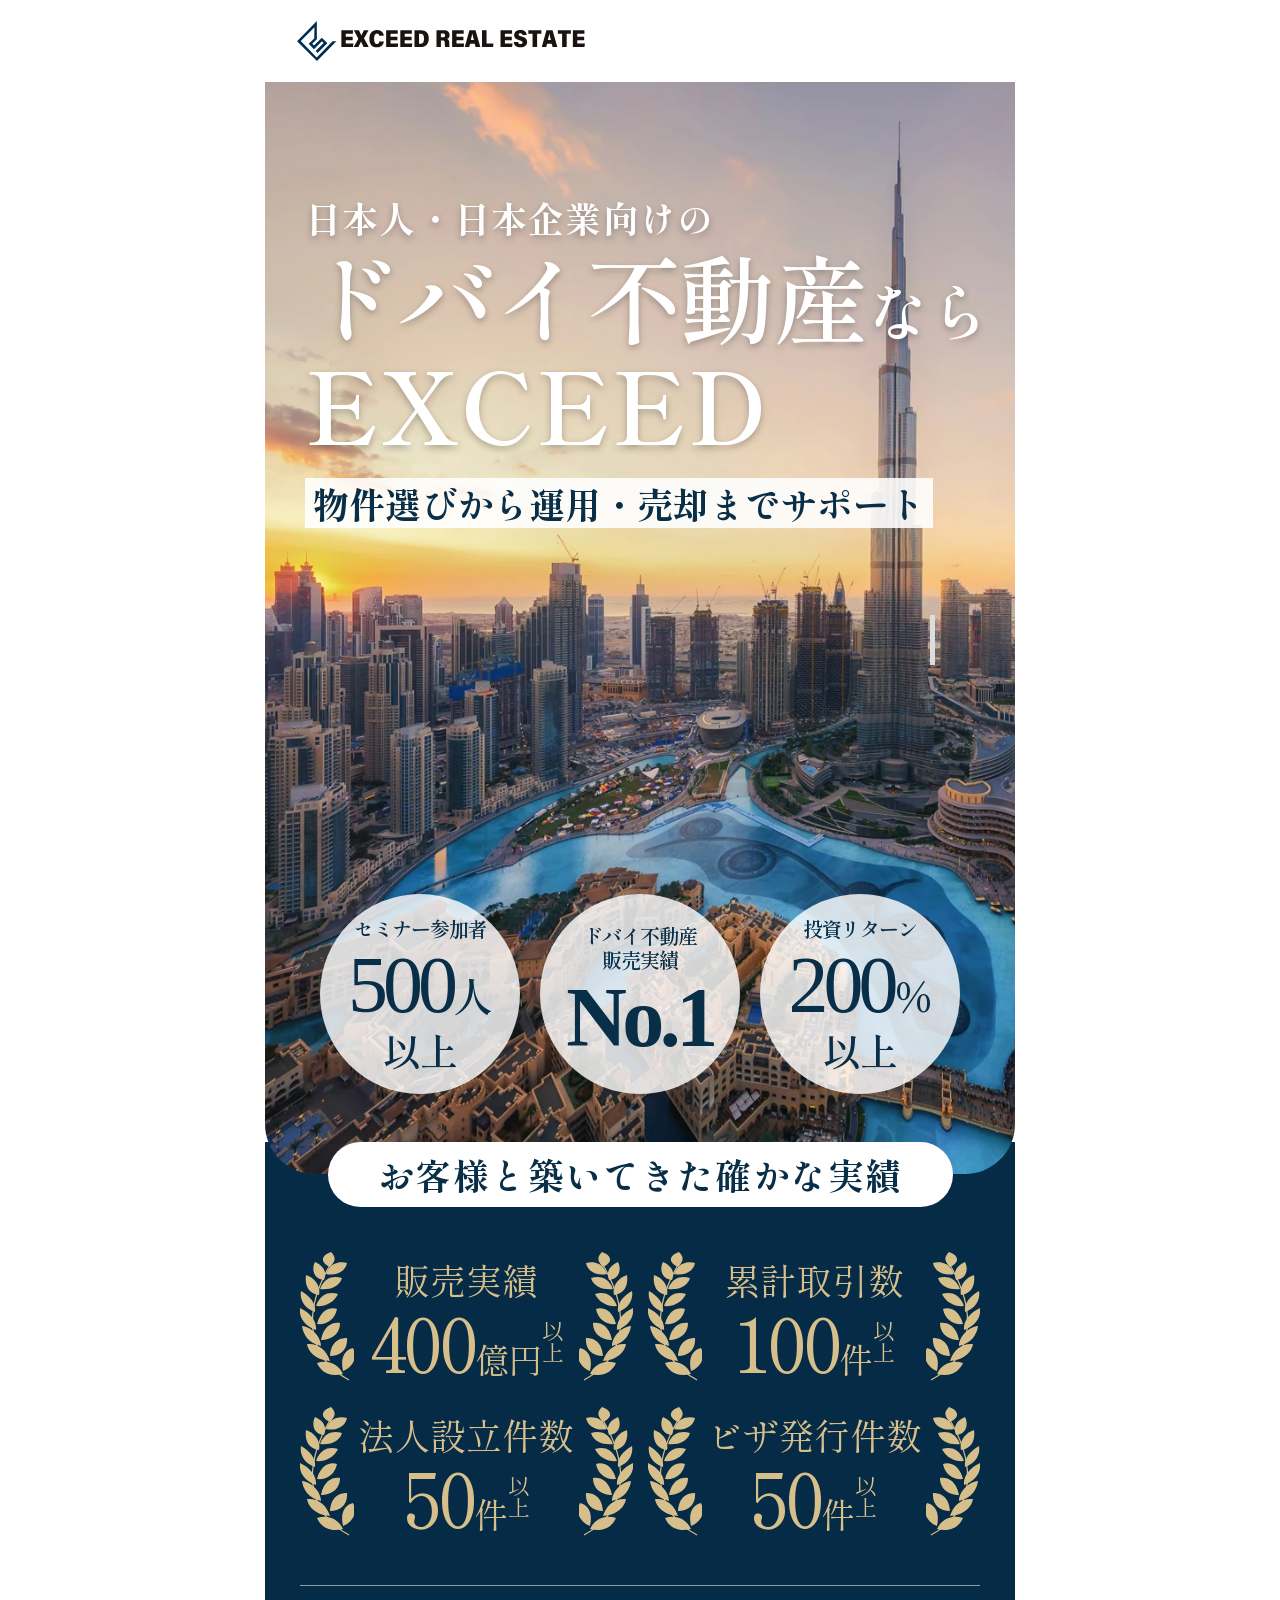
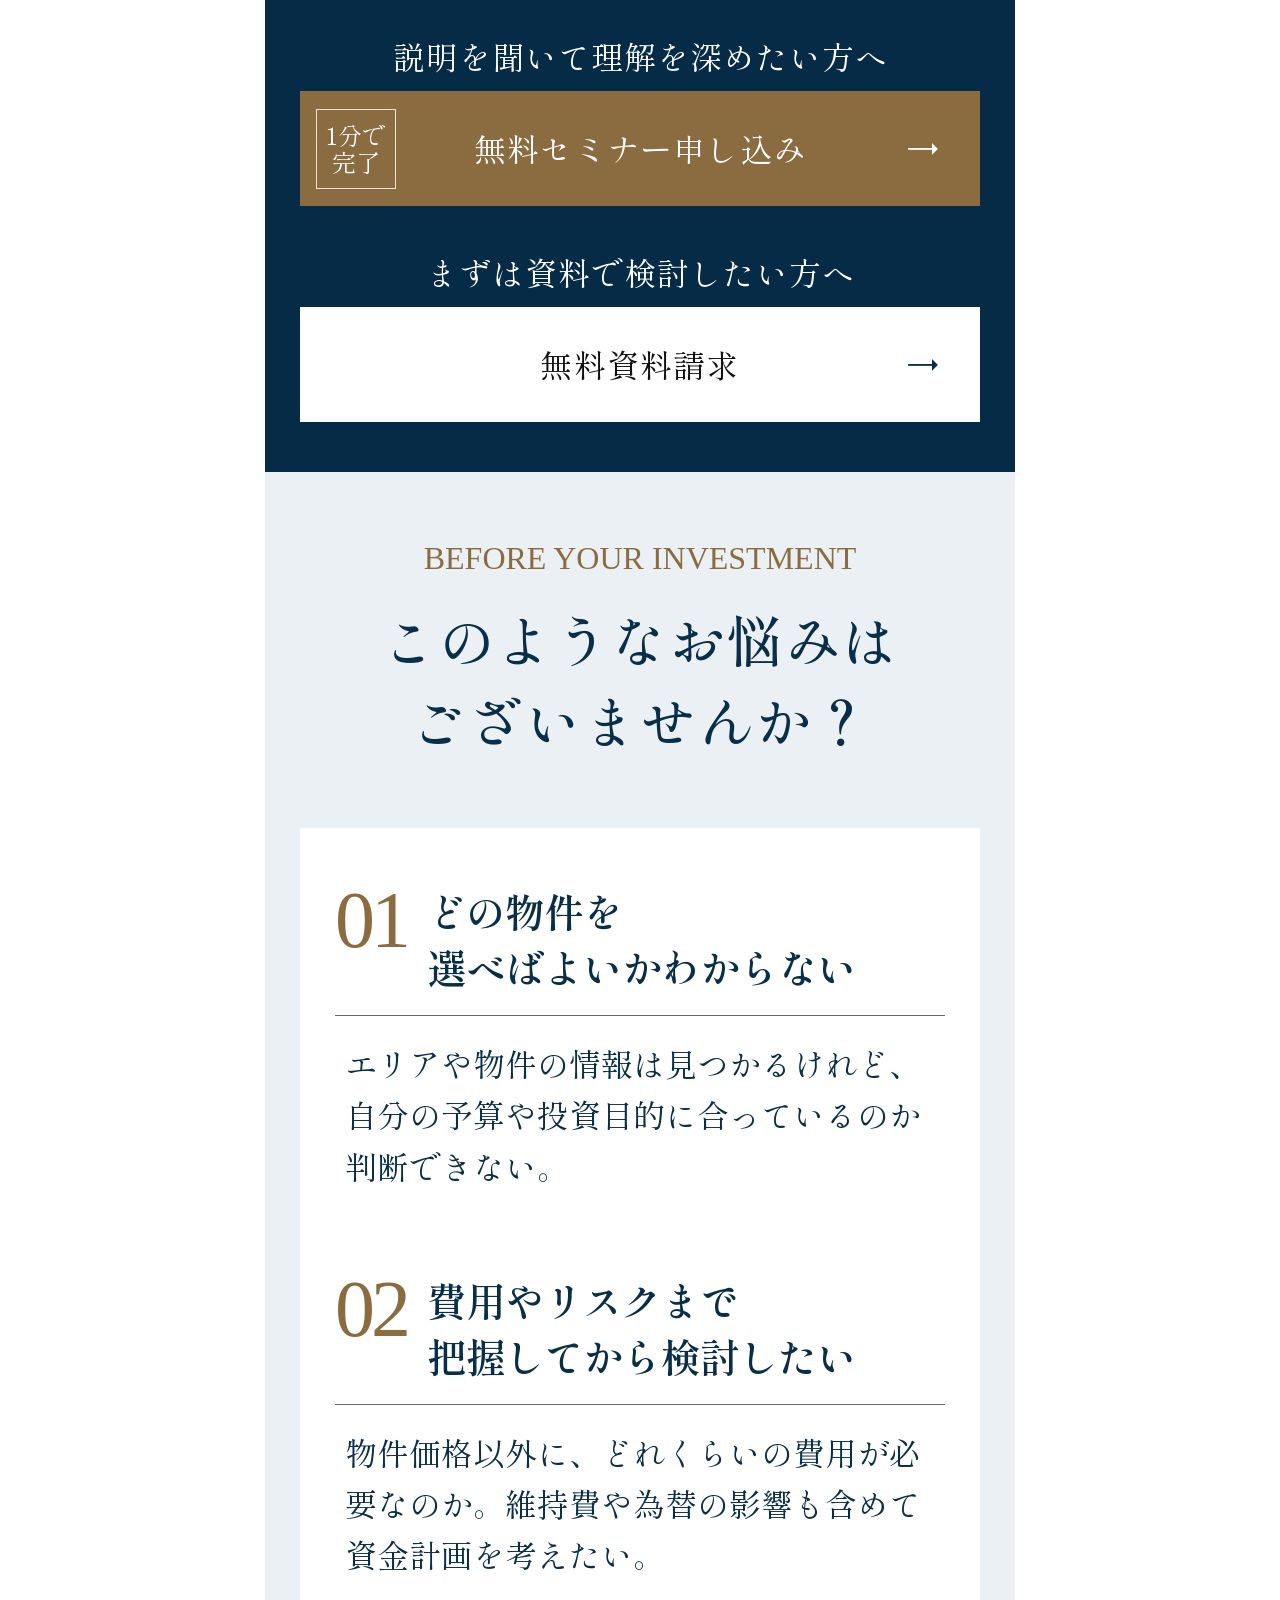
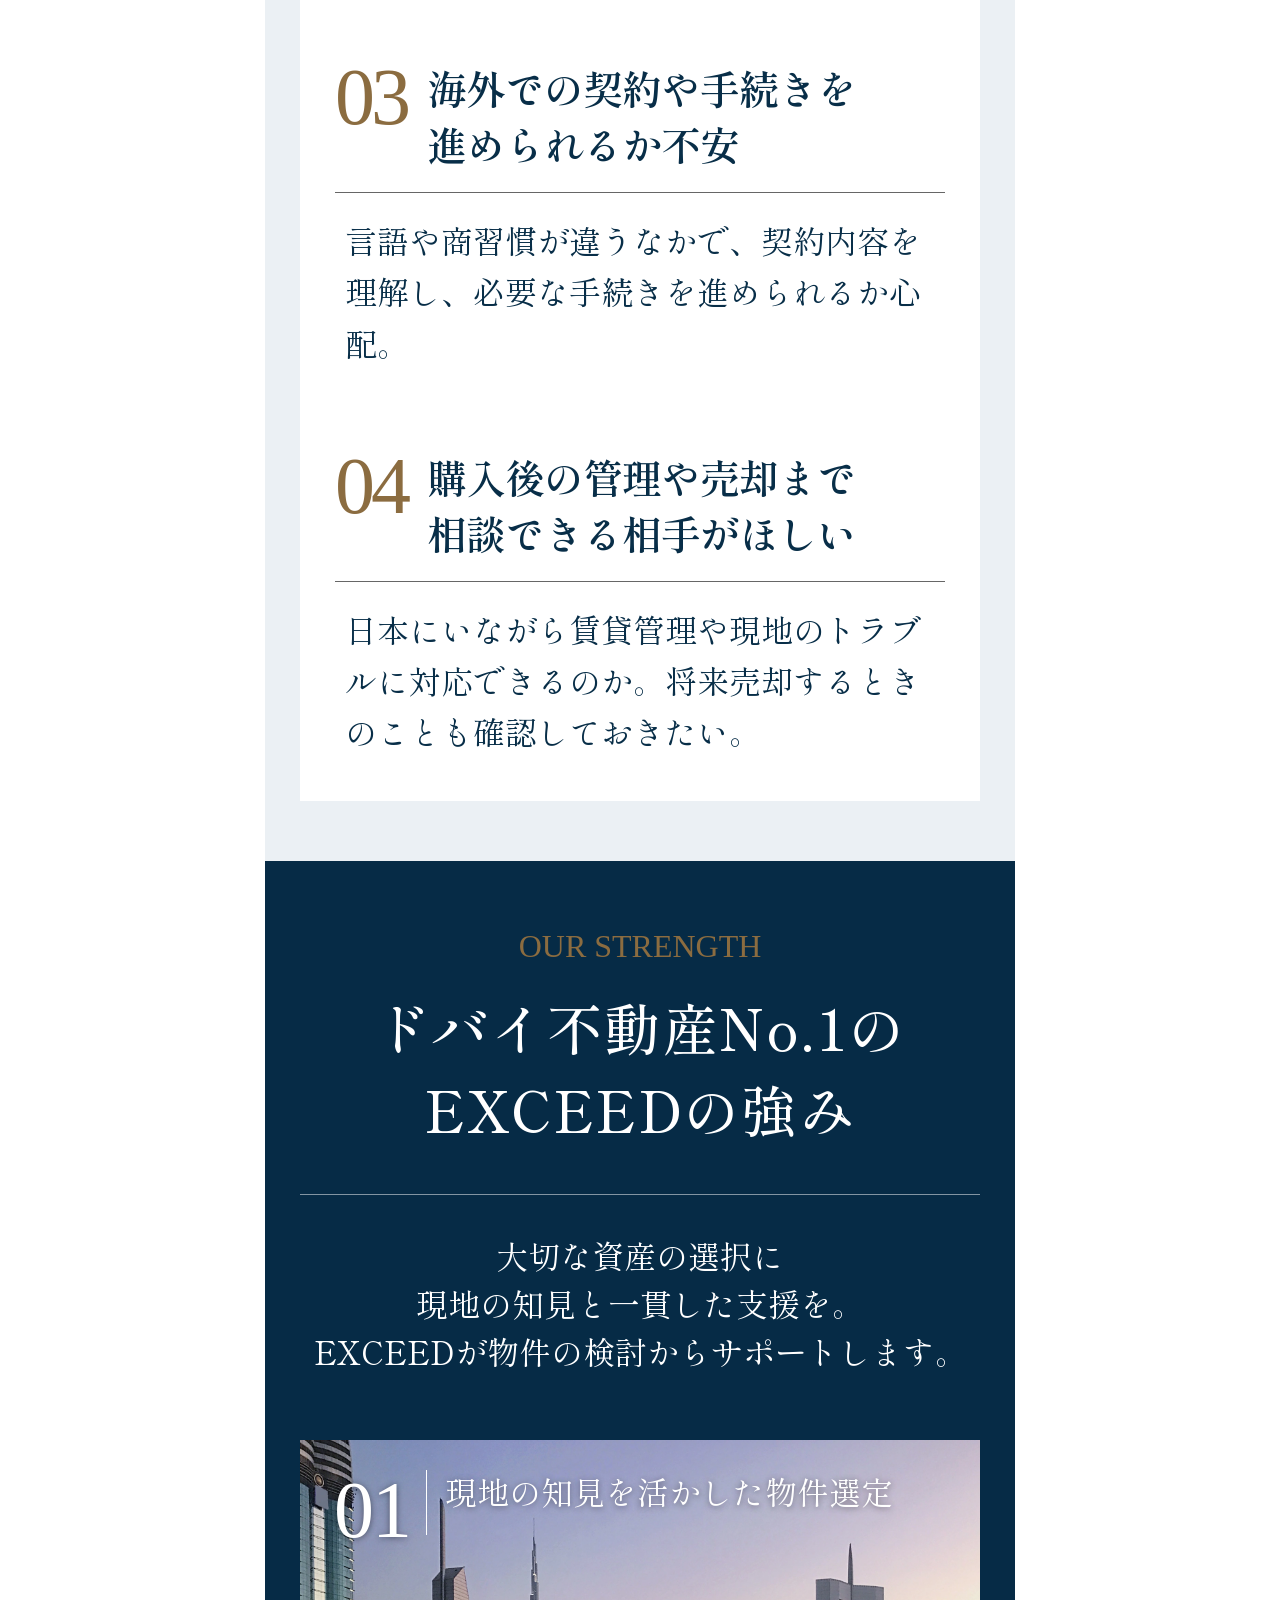
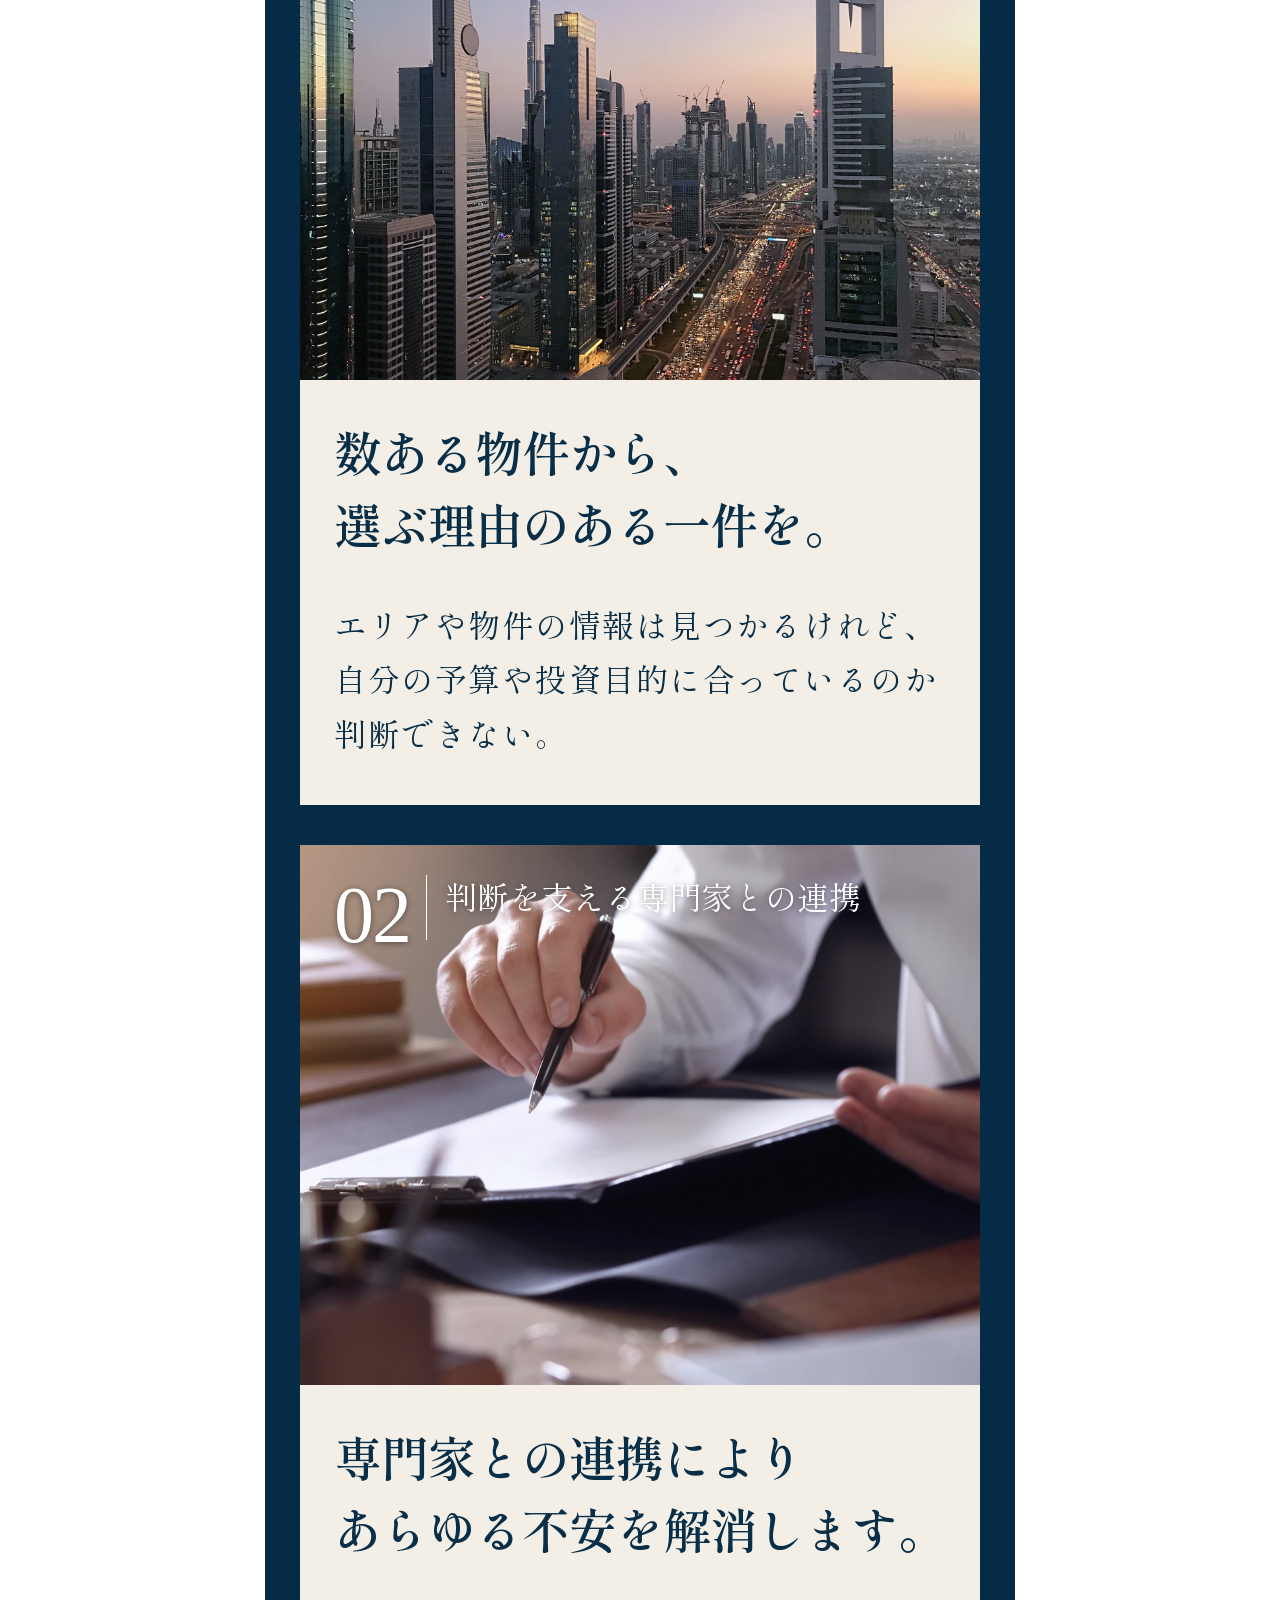
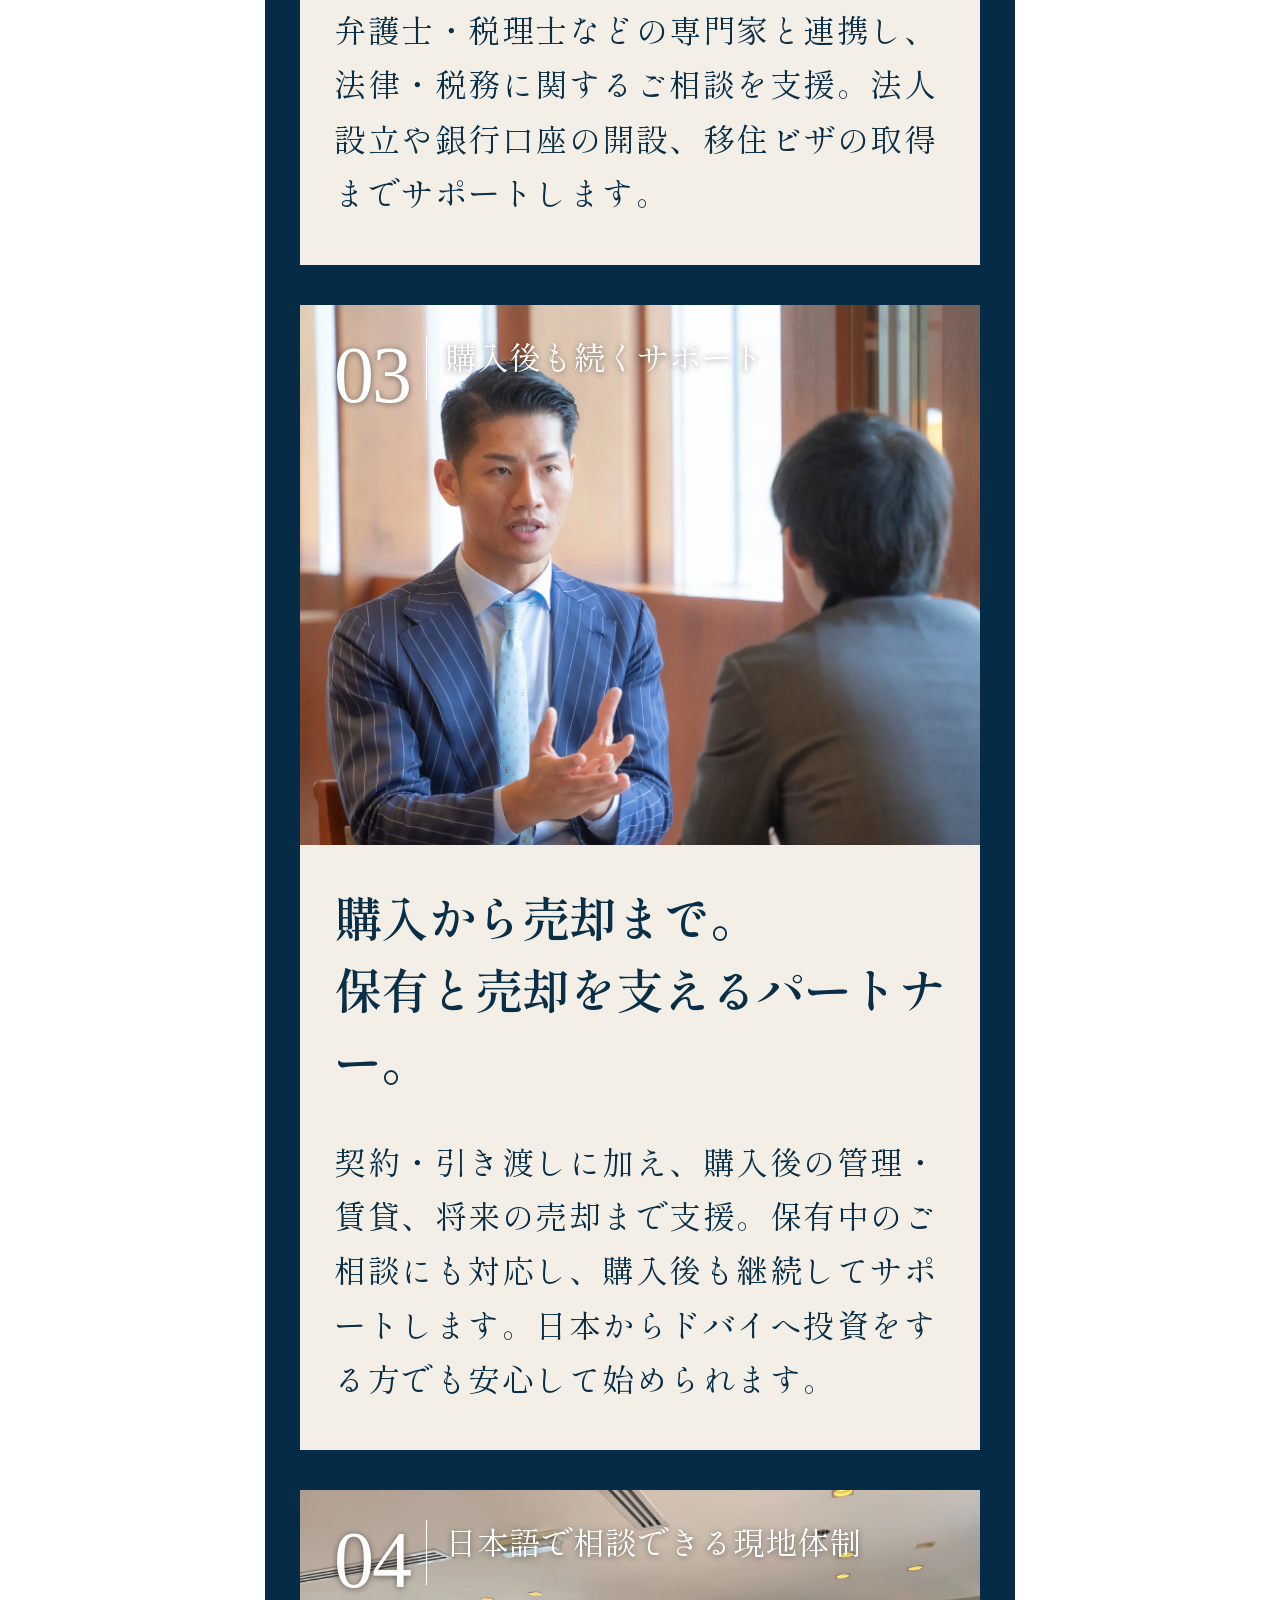
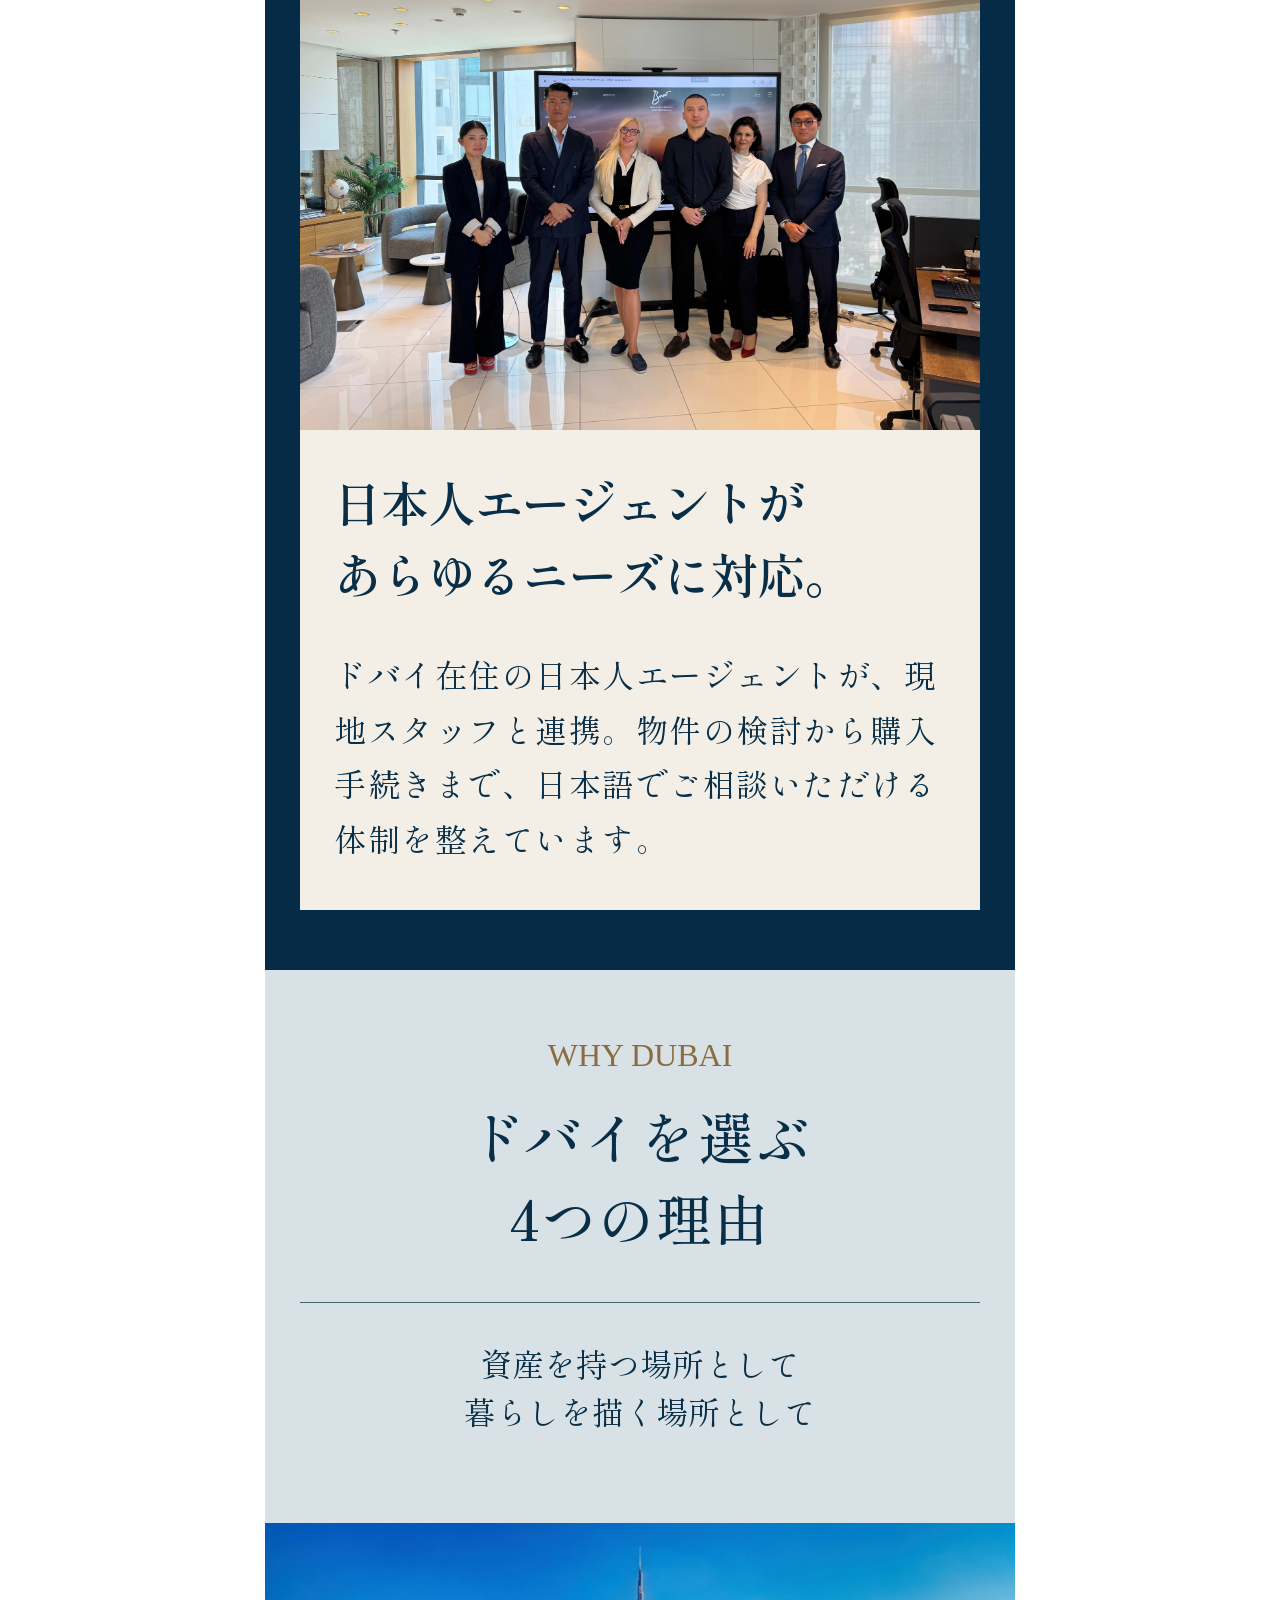
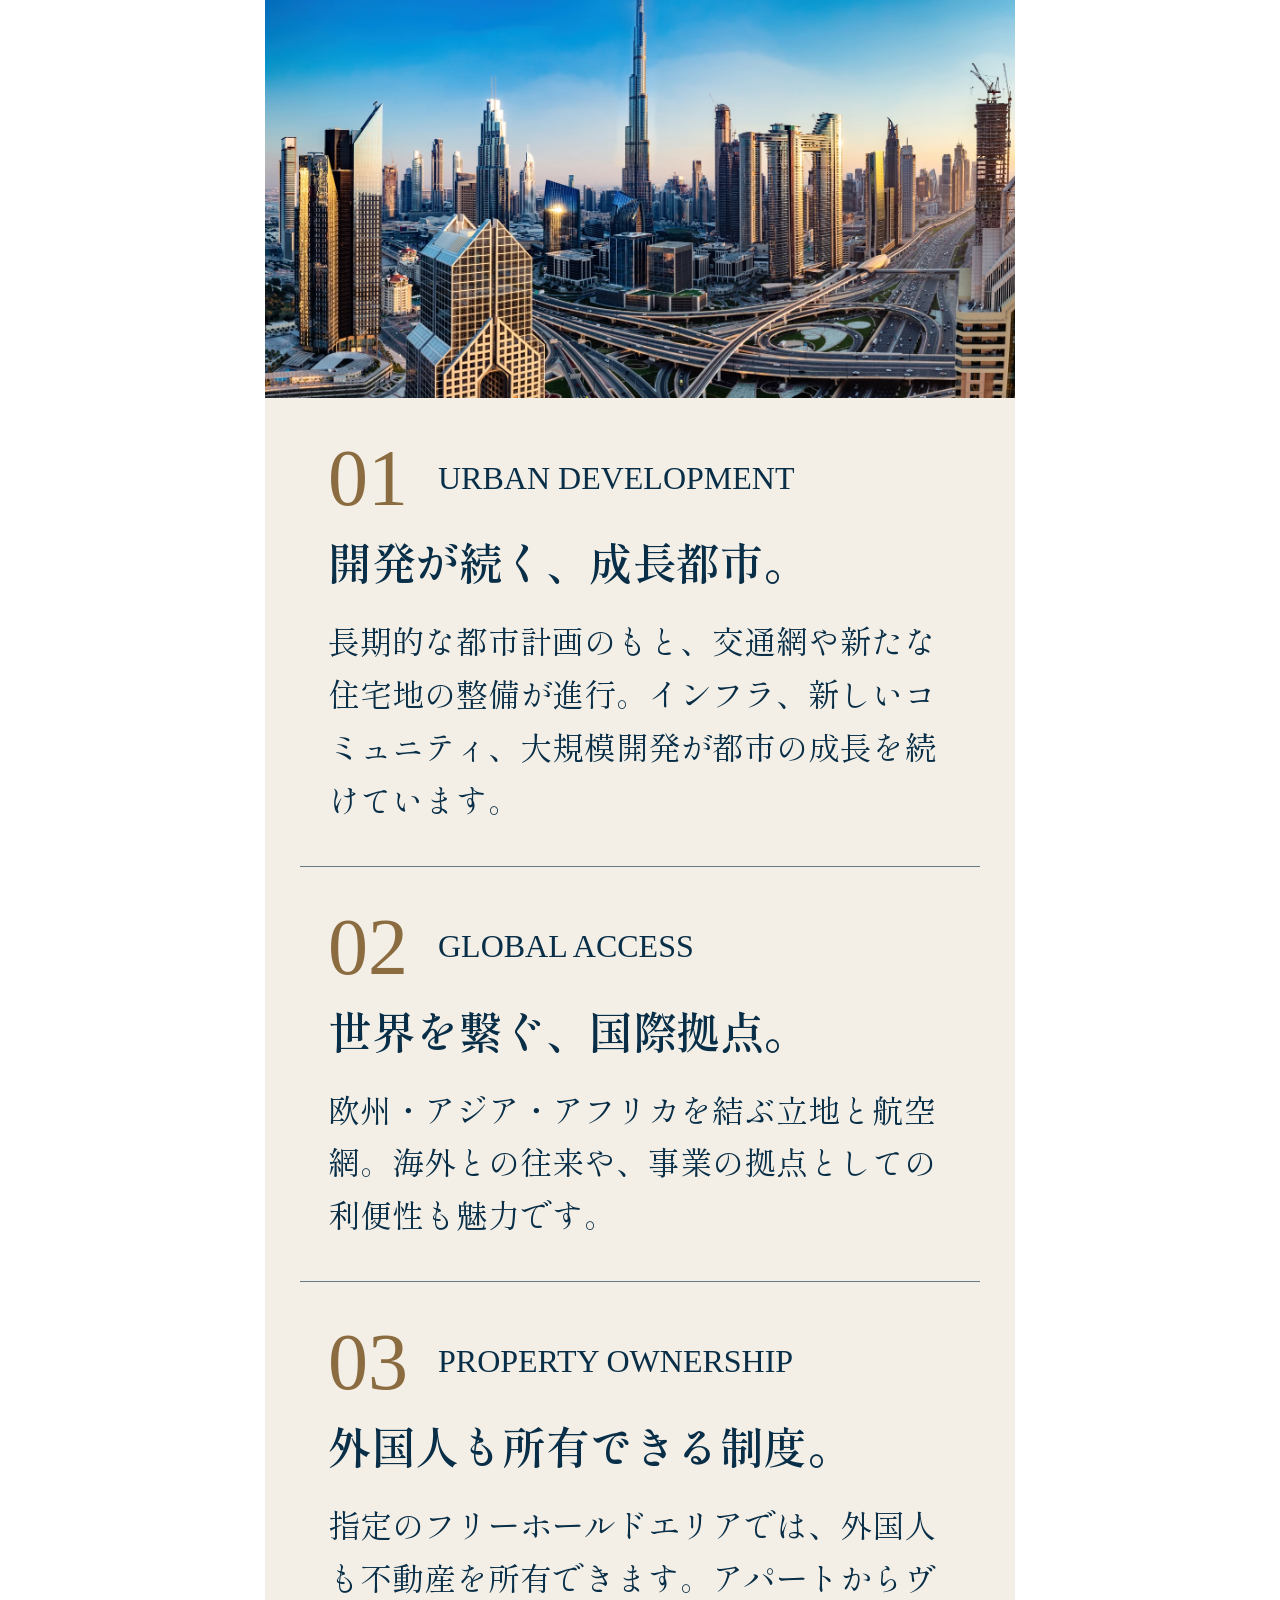
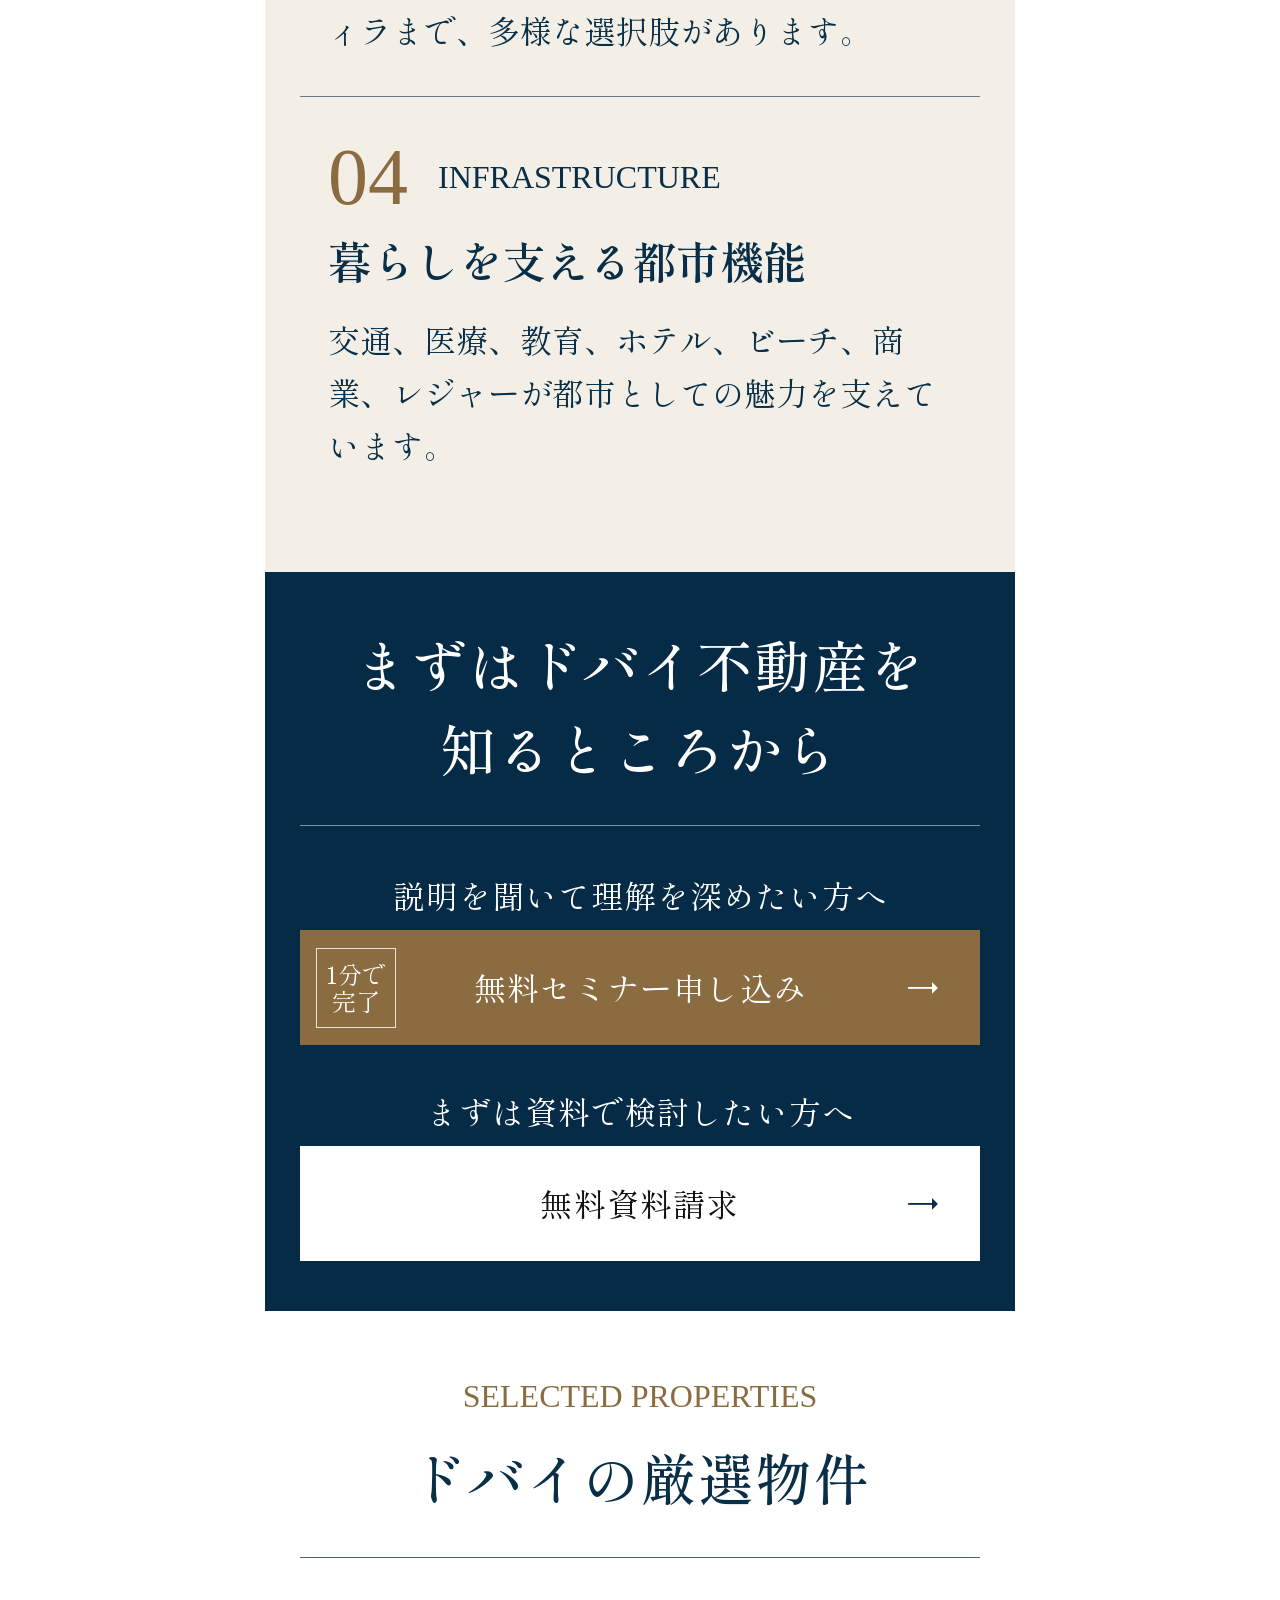
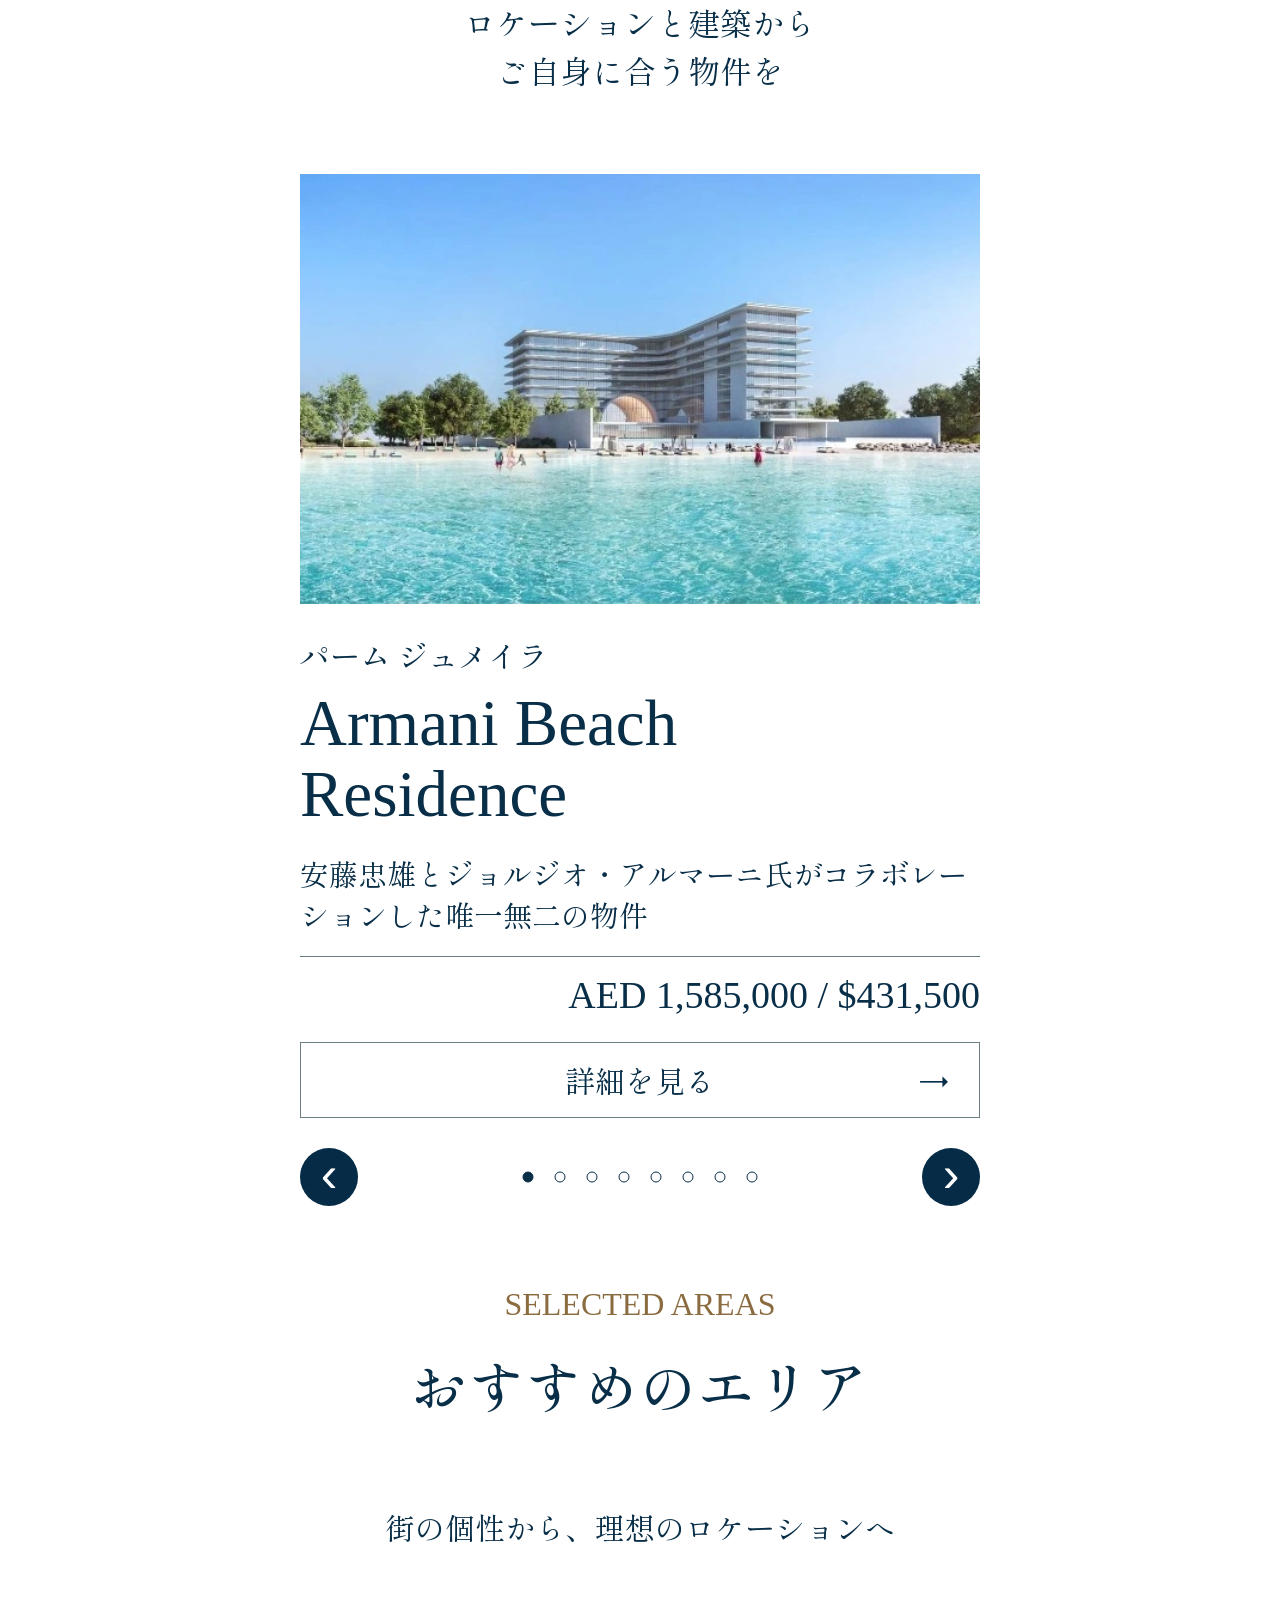
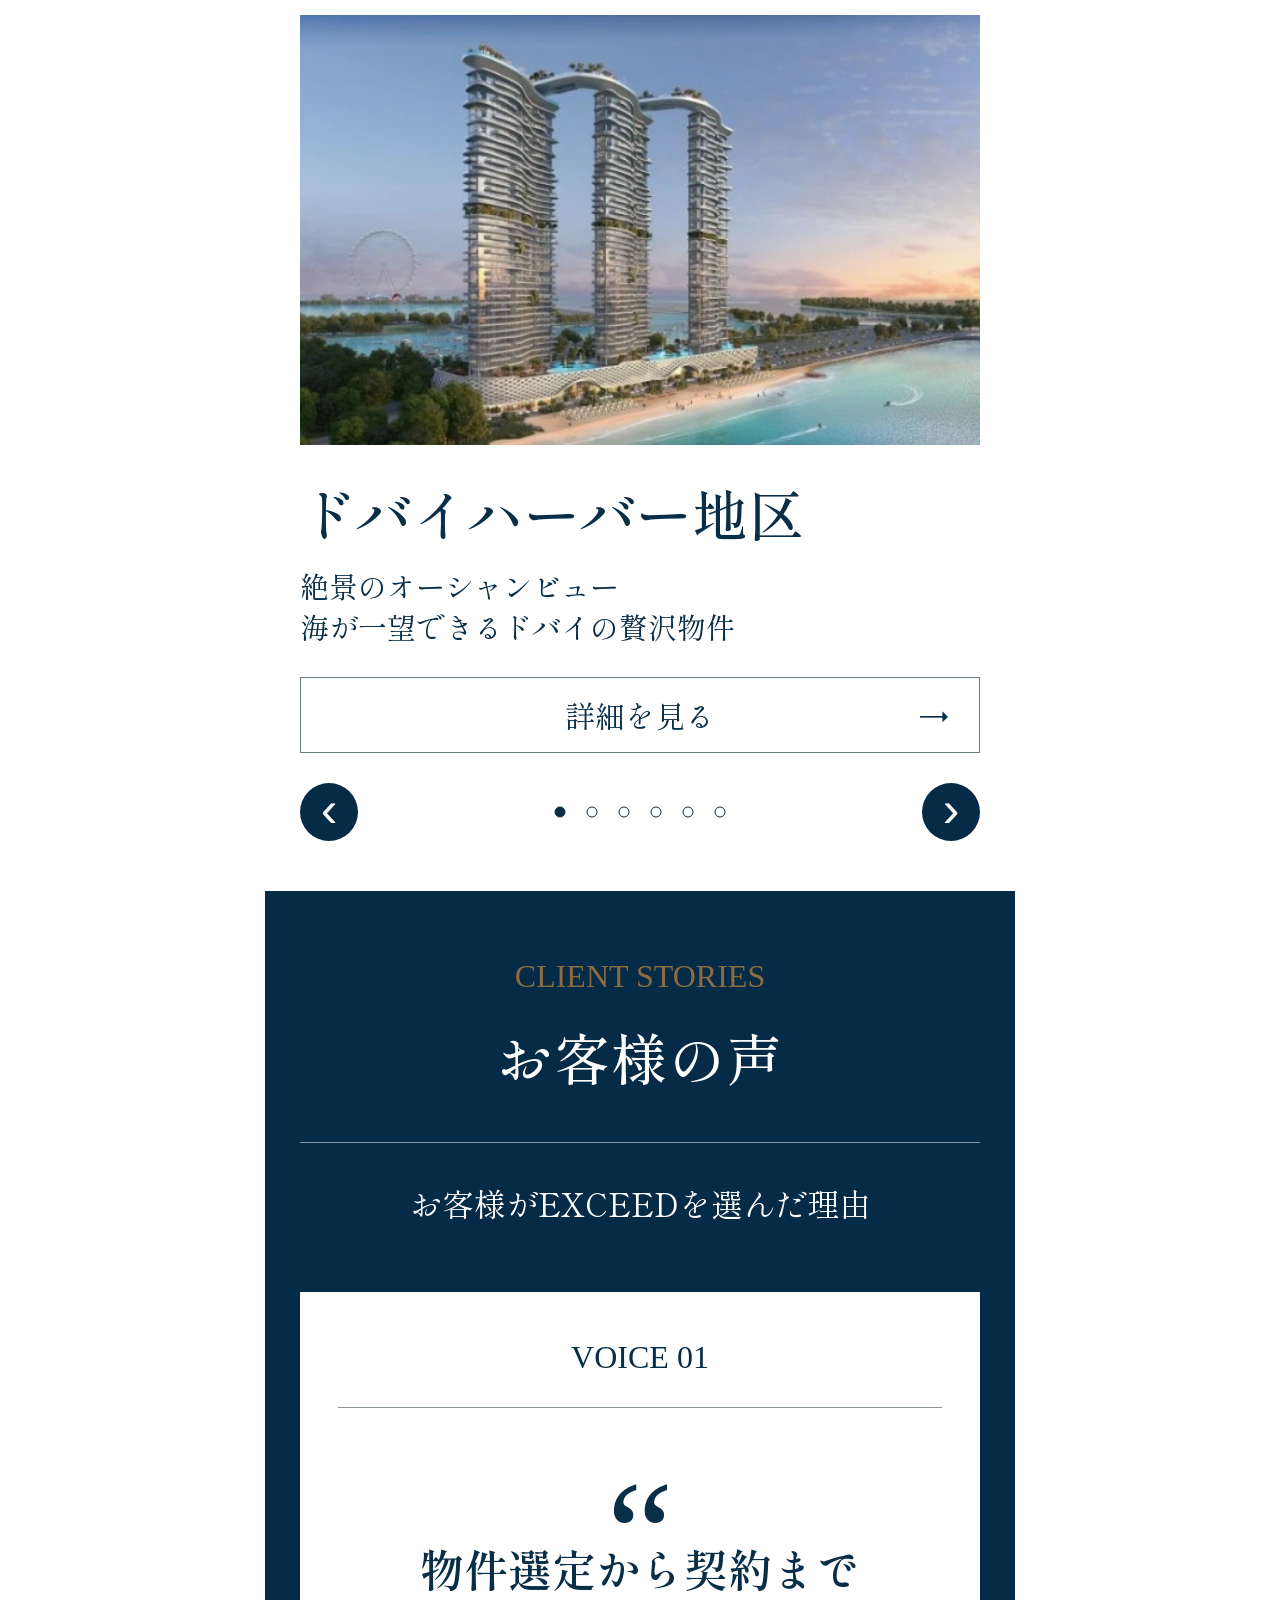
<file: references/figma/html-recreation/index.html>
<!doctype html><html lang="ja"><head><meta charset="utf-8"><meta name="viewport" content="width=device-width,initial-scale=1"><meta name="robots" content="noindex,nofollow"><title>EXCEED — Figma Design</title><meta name="description" content="EXCEED REAL ESTATE — 日本人・日本企業向けのドバイ不動産。"><link rel="stylesheet" href="style.css"><script defer src="app.js"></script></head><body><a class="skip-link" href="#main">本文へスキップ</a><div class="page" id="top"><header><img class="logo" src="assets/img_logo.svg" alt="EXCEED REAL ESTATE" loading="eager" decoding="async"></header><main id="main">
<section class="hero" style="--hero:url('assets/figma-3e6bb4a977223178.webp')"><div class="hero-copy"><p>日本人・日本企業向けの</p><h1><span>ドバイ不動産<small>なら</small></span><span>EXCEED</span></h1><h2>物件選びから運用・売却までサポート</h2></div><span class="hero-tick" aria-hidden="true"></span><div class="badges"><div><span>セミナー参加者</span><p><strong>500</strong>人</p><b>以上</b></div><div><span>ドバイ不動産<br>販売実績</span><p class="number-one">No.1</p></div><div><span>投資リターン</span><p><strong>200</strong>%</p><b>以上</b></div></div></section>
<section class="track-record"><h2>お客様と築いてきた確かな実績</h2><div class="stats"><div class="stat"><span>販売実績</span><p><strong>400</strong>億円<small>以<br>上</small></p></div><div class="stat"><span>累計取引数</span><p><strong>100</strong>件<small>以<br>上</small></p></div><div class="stat"><span>法人設立件数</span><p><strong>50</strong>件<small>以<br>上</small></p></div><div class="stat"><span>ビザ発行件数</span><p><strong>50</strong>件<small>以<br>上</small></p></div></div></section><section class="conversion">
    <div class="cta-option"><p>説明を聞いて理解を深めたい方へ</p><a class="button gold" href="https://exceed-realestate.jp/dubai-lp/index2.html"><span class="one-minute">1分で<br>完了</span><span>無料セミナー申し込み</span><span aria-hidden="true">→</span></a></div>
    <div class="cta-option"><p>まずは資料で検討したい方へ</p><a class="button white" href="https://exceed-realestate.jp/support/"><span>無料資料請求</span><span aria-hidden="true">→</span></a></div></section><section class="concerns"><div class="section-heading "><p class="eyebrow">BEFORE YOUR INVESTMENT</p><h2>このようなお悩みは<br>ございませんか？</h2></div><div class="concerns-panel"><article><div class="concern-title"><span>01</span><h3>どの物件を<br>選べばよいかわからない</h3></div><p>エリアや物件の情報は見つかるけれど、自分の予算や投資目的に合っているのか判断できない。</p></article><article><div class="concern-title"><span>02</span><h3>費用やリスクまで<br>把握してから検討したい</h3></div><p>物件価格以外に、どれくらいの費用が必要なのか。維持費や為替の影響も含めて資金計画を考えたい。</p></article><article><div class="concern-title"><span>03</span><h3>海外での契約や手続きを<br>進められるか不安</h3></div><p>言語や商習慣が違うなかで、契約内容を理解し、必要な手続きを進められるか心配。</p></article><article><div class="concern-title"><span>04</span><h3>購入後の管理や売却まで<br>相談できる相手がほしい</h3></div><p>日本にいながら賃貸管理や現地のトラブルに対応できるのか。将来売却するときのことも確認しておきたい。</p></article></div></section><section class="strengths"><div class="section-heading "><p class="eyebrow">OUR STRENGTH</p><h2>ドバイ不動産No.1の<br>EXCEEDの強み</h2><p class=section-intro>大切な資産の選択に<br>現地の知見と一貫した支援を。<br>EXCEEDが物件の検討からサポートします。</p></div><article class="strength"><div class="strength-photo"><img class="" src="assets/figma-91446c7848dcddd6.webp" alt="現地の知見を活かした物件選定" loading="lazy" decoding="async"><div class="strength-label"><strong>01</strong><span>現地の知見を活かした物件選定</span></div></div><div class="strength-copy"><h3>数ある物件から、<br>選ぶ理由のある一件を。</h3><p>エリアや物件の情報は見つかるけれど、自分の予算や投資目的に合っているのか判断できない。</p></div></article><article class="strength"><div class="strength-photo"><img class="" src="assets/figma-0c182b2baa2432ac.webp" alt="判断を支える専門家との連携" loading="lazy" decoding="async"><div class="strength-label"><strong>02</strong><span>判断を支える専門家との連携</span></div></div><div class="strength-copy"><h3>専門家との連携により<br>あらゆる不安を解消します。</h3><p>弁護士・税理士などの専門家と連携し、法律・税務に関するご相談を支援。法人設立や銀行口座の開設、移住ビザの取得までサポートします。</p></div></article><article class="strength"><div class="strength-photo"><img class="" src="assets/figma-9c92ca2af0229ec0.webp" alt="購入後も続くサポート" loading="lazy" decoding="async"><div class="strength-label"><strong>03</strong><span>購入後も続くサポート</span></div></div><div class="strength-copy"><h3>購入から売却まで。<br>保有と売却を支えるパートナー。</h3><p>契約・引き渡しに加え、購入後の管理・賃貸、将来の売却まで支援。保有中のご相談にも対応し、購入後も継続してサポートします。日本からドバイへ投資をする方でも安心して始められます。</p></div></article><article class="strength"><div class="strength-photo"><img class="" src="assets/figma-b6fc2ad85dff18dc.webp" alt="日本語で相談できる現地体制" loading="lazy" decoding="async"><div class="strength-label"><strong>04</strong><span>日本語で相談できる現地体制</span></div></div><div class="strength-copy"><h3>日本人エージェントが<br>あらゆるニーズに対応。</h3><p>ドバイ在住の日本人エージェントが、現地スタッフと連携。物件の検討から購入手続きまで、日本語でご相談いただける体制を整えています。</p></div></article></section><section class="why"><div class="section-heading "><p class="eyebrow">WHY DUBAI</p><h2>ドバイを選ぶ<br>4つの理由</h2><p class=section-intro>資産を持つ場所として<br>暮らしを描く場所として</p></div><img class="why-photo" src="assets/figma-67d1eb0e988bbc5a.webp" alt="ドバイの街並み" loading="lazy" decoding="async"><div class="reasons"><article><div class="reason-label"><strong>01</strong><span>URBAN DEVELOPMENT</span></div><h3>開発が続く、成長都市。</h3><p>長期的な都市計画のもと、交通網や新たな住宅地の整備が進行。インフラ、新しいコミュニティ、大規模開発が都市の成長を続けています。</p></article><article><div class="reason-label"><strong>02</strong><span>GLOBAL ACCESS</span></div><h3>世界を繋ぐ、国際拠点。</h3><p>欧州・アジア・アフリカを結ぶ立地と航空網。海外との往来や、事業の拠点としての利便性も魅力です。</p></article><article><div class="reason-label"><strong>03</strong><span>PROPERTY OWNERSHIP</span></div><h3>外国人も所有できる制度。</h3><p>指定のフリーホールドエリアでは、外国人も不動産を所有できます。アパートからヴィラまで、多様な選択肢があります。</p></article><article><div class="reason-label"><strong>04</strong><span>INFRASTRUCTURE</span></div><h3>暮らしを支える都市機能</h3><p>交通、医療、教育、ホテル、ビーチ、商業、レジャーが都市としての魅力を支えています。</p></article></div></section><section class="conversion"><h2>まずはドバイ不動産を<br>知るところから</h2>
    <div class="cta-option"><p>説明を聞いて理解を深めたい方へ</p><a class="button gold" href="https://exceed-realestate.jp/dubai-lp/index2.html"><span class="one-minute">1分で<br>完了</span><span>無料セミナー申し込み</span><span aria-hidden="true">→</span></a></div>
    <div class="cta-option"><p>まずは資料で検討したい方へ</p><a class="button white" href="https://exceed-realestate.jp/support/"><span>無料資料請求</span><span aria-hidden="true">→</span></a></div></section><section class="selected"><div class="properties carousel" tabindex="0" aria-label="おすすめ物件"><div class="section-heading "><p class="eyebrow">SELECTED PROPERTIES</p><h2>ドバイの厳選物件</h2><p class=section-intro>ロケーションと建築から<br>ご自身に合う物件を</p></div><article class="slide" role="group" aria-roledescription="スライド" aria-label="1 / 8" ><img class="listing-photo" src="assets/figma-aff693d82a0dccce.webp" alt="Armani Beach Residence" loading="lazy" decoding="async"><p class="location">パーム ジュメイラ</p><h3 class="property-name">Armani Beach Residence</h3><p class="listing-copy">安藤忠雄とジョルジオ・アルマーニ氏がコラボレーションした唯一無二の物件</p><p class="price">AED 1,585,000 / $431,500</p><a class="detail-link" href="https://exceed-realestate.jp/search/ja/property/1308/">詳細を見る<span aria-hidden="true">→</span></a></article><article class="slide" role="group" aria-roledescription="スライド" aria-label="2 / 8" hidden><img class="listing-photo" src="assets/img_sec05_recommended02.webp" alt="Mercedes-Benz Places by
                                                        Binghatti" loading="lazy" decoding="async"><p class="location">ダウンタウン ドバイ</p><h3 class="property-name">Mercedes-Benz Places by
                                                        Binghatti</h3><p class="listing-copy">ダウンタウンにそびえ立つメルセデスベンツタワー</p><p class="price">AED 699,379 / $190,400</p><a class="detail-link" href="https://exceed-realestate.jp/search/ja/property/2897/">詳細を見る<span aria-hidden="true">→</span></a></article><article class="slide" role="group" aria-roledescription="スライド" aria-label="3 / 8" hidden><img class="listing-photo" src="assets/img_sec05_recommended03.webp" alt="Nikki Beach Residences" loading="lazy" decoding="async"><p class="location">ミナ アル アラブ、ラアス アル ハイマ</p><h3 class="property-name">Nikki Beach Residences</h3><p class="listing-copy">カジノ開発エリアに建つ大規模リゾートアパートメント</p><p class="price">AED 699,379 / $190,400</p><a class="detail-link" href="https://exceed-realestate.jp/search/ja/property/2121/">詳細を見る<span aria-hidden="true">→</span></a></article><article class="slide" role="group" aria-roledescription="スライド" aria-label="4 / 8" hidden><img class="listing-photo" src="assets/img_sec05_recommended04.webp" alt="Creek Vista Heights" loading="lazy" decoding="async"><p class="location">ショーバ ハートランド</p><h3 class="property-name">Creek Vista Heights</h3><p class="listing-copy">大人気の総合開発ハートランドエリアに新たなツインタワー</p><p class="price">AED 699,379 / $190,400</p><a class="detail-link" href="https://exceed-realestate.jp/search/ja/property/1219/">詳細を見る<span aria-hidden="true">→</span></a></article><article class="slide" role="group" aria-roledescription="スライド" aria-label="5 / 8" hidden><img class="listing-photo" src="assets/img_sec05_recommended05.webp" alt="LIV Waterside" loading="lazy" decoding="async"><p class="location">Dubai Marina</p><h3 class="property-name">LIV Waterside</h3><p class="listing-copy">ドバイマリーナに25年完成予定のプライベートコミュニティ</p><p class="price">AED 699,379 / $190,400</p><a class="detail-link" href="https://exceed-realestate.jp/search/ja/property/3455/">詳細を見る<span aria-hidden="true">→</span></a></article><article class="slide" role="group" aria-roledescription="スライド" aria-label="6 / 8" hidden><img class="listing-photo" src="assets/img_sec05_recommended06.webp" alt="Damac Lagoons Views" loading="lazy" decoding="async"><p class="location">Damac Lagoons</p><h3 class="property-name">Damac Lagoons Views</h3><p class="listing-copy">リゾートエリアに建つラグーンを囲む低層アパートメント</p><p class="price">AED 699,379 / $190,400</p><a class="detail-link" href="https://exceed-realestate.jp/search/ja/property/3437/">詳細を見る<span aria-hidden="true">→</span></a></article><article class="slide" role="group" aria-roledescription="スライド" aria-label="7 / 8" hidden><img class="listing-photo" src="assets/img_sec05_recommended07.webp" alt="Aeternitas" loading="lazy" decoding="async"><p class="location">Dubai Marina</p><h3 class="property-name">Aeternitas</h3><p class="listing-copy">「世界一の時計台」フランクミュラータワー物件</p><p class="price">AED 699,379 / $190,400</p><a class="detail-link" href="https://exceed-realestate.jp/search/ja/property/3370/">詳細を見る<span aria-hidden="true">→</span></a></article><article class="slide" role="group" aria-roledescription="スライド" aria-label="8 / 8" hidden><img class="listing-photo" src="assets/img_sec05_recommended08.webp" alt="Oria" loading="lazy" decoding="async"><p class="location">Dubai Creek Harbour</p><h3 class="property-name">Oria</h3><p class="listing-copy">メトロ新駅から徒歩で5分のアパートメント</p><p class="price">AED 699,379 / $190,400</p><a class="detail-link" href="https://exceed-realestate.jp/search/ja/property/3289/">詳細を見る<span aria-hidden="true">→</span></a></article><div class="carousel-controls"><button class=arrow data-step=-1 aria-label=前へ>‹</button><div class="dots"><button class="dot active" data-slide="0" aria-label="物件 1" aria-current="true"></button><button class="dot " data-slide="1" aria-label="物件 2" aria-current="false"></button><button class="dot " data-slide="2" aria-label="物件 3" aria-current="false"></button><button class="dot " data-slide="3" aria-label="物件 4" aria-current="false"></button><button class="dot " data-slide="4" aria-label="物件 5" aria-current="false"></button><button class="dot " data-slide="5" aria-label="物件 6" aria-current="false"></button><button class="dot " data-slide="6" aria-label="物件 7" aria-current="false"></button><button class="dot " data-slide="7" aria-label="物件 8" aria-current="false"></button></div><button class=arrow data-step=1 aria-label=次へ>›</button></div></div><div class="areas carousel" tabindex="0" aria-label="おすすめのエリア"><div class="section-heading no-rule"><p class="eyebrow">SELECTED AREAS</p><h2>おすすめのエリア</h2><p class=section-intro>街の個性から、理想のロケーションへ</p></div><article class="slide" role="group" aria-roledescription="スライド" aria-label="1 / 6" ><img class="listing-photo" src="assets/figma-4f84cb2940830fb5.webp" alt="ドバイハーバー地区" loading="lazy" decoding="async"><h3 class="area-name">ドバイハーバー地区</h3><p class="listing-copy">絶景のオーシャンビュー<br>海が一望できるドバイの贅沢物件</p><a class="detail-link" href="https://exceed-realestate.jp/search/ja/?location=74">詳細を見る<span aria-hidden="true">→</span></a></article><article class="slide" role="group" aria-roledescription="スライド" aria-label="2 / 6" hidden><img class="listing-photo" src="assets/img_sec05_area01.webp" alt="ビジネスベイ地区" loading="lazy" decoding="async"><h3 class="area-name">ビジネスベイ地区</h3><p class="listing-copy">ドバイ中心部の一等地！贅沢な暮らしを叶える優雅な暮らし</p><a class="detail-link" href="https://exceed-realestate.jp/search/ja/?location=60">詳細を見る<span aria-hidden="true">→</span></a></article><article class="slide" role="group" aria-roledescription="スライド" aria-label="3 / 6" hidden><img class="listing-photo" src="assets/img_sec05_area02.webp" alt="クリークハーバー地区" loading="lazy" decoding="async"><h3 class="area-name">クリークハーバー地区</h3><p class="listing-copy">最新注目エリア！ 穏やかなスカイラインがあなたの日常を輝かせる</p><a class="detail-link" href="https://exceed-realestate.jp/search/ja/?location=70">詳細を見る<span aria-hidden="true">→</span></a></article><article class="slide" role="group" aria-roledescription="スライド" aria-label="4 / 6" hidden><img class="listing-photo" src="assets/img_sec05_area04.webp" alt="ジュメイラヴィレッジサークル地区" loading="lazy" decoding="async"><h3 class="area-name">ジュメイラヴィレッジサークル地区</h3><p class="listing-copy">閑静な住宅街で人気高騰！注目の投資物件も急増中</p><a class="detail-link" href="https://exceed-realestate.jp/search/ja/?location=103">詳細を見る<span aria-hidden="true">→</span></a></article><article class="slide" role="group" aria-roledescription="スライド" aria-label="5 / 6" hidden><img class="listing-photo" src="assets/img_sec05_area05.webp" alt="パーム地区" loading="lazy" decoding="async"><h3 class="area-name">パーム地区</h3><p class="listing-copy">上品なリゾートライフを実現！海を望むドバイの贅沢物件がここに</p><a class="detail-link" href="https://exceed-realestate.jp/search/ja/?location=121">詳細を見る<span aria-hidden="true">→</span></a></article><article class="slide" role="group" aria-roledescription="スライド" aria-label="6 / 6" hidden><img class="listing-photo" src="assets/img_sec05_area06.webp" alt="ダウンタウン地区" loading="lazy" decoding="async"><h3 class="area-name">ダウンタウン地区</h3><p class="listing-copy">ブルジュハリファを眺める絶景エリアでシティライフを満喫！</p><a class="detail-link" href="https://exceed-realestate.jp/search/ja/?location=69">詳細を見る<span aria-hidden="true">→</span></a></article><div class="carousel-controls"><button class=arrow data-step=-1 aria-label=前へ>‹</button><div class="dots"><button class="dot active" data-slide="0" aria-label="エリア 1" aria-current="true"></button><button class="dot " data-slide="1" aria-label="エリア 2" aria-current="false"></button><button class="dot " data-slide="2" aria-label="エリア 3" aria-current="false"></button><button class="dot " data-slide="3" aria-label="エリア 4" aria-current="false"></button><button class="dot " data-slide="4" aria-label="エリア 5" aria-current="false"></button><button class="dot " data-slide="5" aria-label="エリア 6" aria-current="false"></button></div><button class=arrow data-step=1 aria-label=次へ>›</button></div></div></section><section class="stories carousel" tabindex="0" aria-label="お客様の声"><div class="section-heading "><p class="eyebrow">CLIENT STORIES</p><h2>お客様の声</h2><p class=section-intro>お客様がEXCEEDを選んだ理由</p></div><article class="slide" role="group" aria-roledescription="スライド" aria-label="1 / 2" ><div class="voice-card"><div class="voice-label">VOICE 01</div><div class="quote-mark" aria-hidden="true">“</div><blockquote>物件選定から契約まで<br/>全てワンストップで任せられる！</blockquote><img class="client-photo" src="assets/img_sec02_person01.webp" alt="お客様" loading="lazy" decoding="async"><p class="voice-copy">ドバイには以前から興味を持っていましたが、情報が少なく困っていました。<br/>ドバイ不動産専門と聞き、<br/>まずはEXCEEDさんのセミナーへ参加。<br/>セミナー後、代表の嶋田社長とも面談。<br/>EXCEEDさんの「ドバイの不動産に特化」「日本人スタッフでサポート」<br/>「物件選定から契約までワンストップで支援」に惹かれ、<br/>ドバイへの投資を決めました。</p><h4 class="purchased"><span>購入物件</span></h4><img class="purchased-photo" src="assets/figma-6e1e3079209f9740.webp" alt="ウェーブグランデ" loading="lazy" decoding="async"><h3 class="purchased-name">ウェーブグランデ</h3><p class="property-spec">ソバ ハートランド 1LDK(66平米)</p><table><tr><th>購入金額</th><td>49,200,000円</td></tr><tr><th>購入時期</th><td>2022年1月</td></tr><tr><th>支払金額</th><td>30,750,000円(購入金額の62.5%)</td></tr><tr><th>売却時期</th><td>2024年1月</td></tr><tr><th>利益</th><td>1200万以上 (ROE 41.62%)</td></tr></table></div></article><article class="slide" role="group" aria-roledescription="スライド" aria-label="2 / 2" hidden><div class="voice-card"><div class="voice-label">VOICE 02</div><div class="quote-mark" aria-hidden="true">“</div><blockquote>ドバイ不動産セミナーに参加し、<br/>不安がなくなりました</blockquote><img class="client-photo" src="assets/img_sec02_person02.webp" alt="お客様" loading="lazy" decoding="async"><p class="voice-copy">海外の不動産投資は、興味を持っていましたが、何から始めるべきかわかりませんでした。<br/>知人の紹介で、EXCEEDさんの<br/>ドバイ不動産への投資セミナーに参加。<br/>説明が分かりやすく、またドバイの将来性をとても感じ、<br/>投資することにしました。<br/>投資後、資産価値が順調に値上がりし、<br/>安心しています。</p><h4 class="purchased"><span>購入物件</span></h4><img class="purchased-photo" src="assets/figma-140b112026379637.webp" alt="ダマックラグーンサントリーニ" loading="lazy" decoding="async"><h3 class="purchased-name">ダマックラグーンサントリーニ</h3><p class="property-spec">ダマックラグーン 4LDK(203平米)</p><table><tr><th>購入金額</th><td>102,400,000円</td></tr><tr><th>購入時期</th><td>2022年1月</td></tr><tr><th>支払金額</th><td>40,960,000円(購入金額の40%)</td></tr><tr><th>売却時期</th><td>2023年11月</td></tr><tr><th>利益</th><td>2500万円以上 (ROE 61.1%)</td></tr></table></div></article><div class="carousel-controls"><div class="dots"><button class="dot active" data-slide="0" aria-label="お客様の声 1" aria-current="true"></button><button class="dot " data-slide="1" aria-label="お客様の声 2" aria-current="false"></button></div></div></section><section class="ceo"><div class="section-heading "><p class="eyebrow">CEO MESSAGE</p><h2>代表メッセージ</h2></div><img class="ceo-photo" src="assets/figma-aa83a2af5b30be72.webp" alt="嶋田輝雄" loading="lazy" decoding="async"><div class="ceo-copy"><h3>お客様と共存共栄の<br>会社を創る</h3><p>平素より格別なるご高配をいただきまして、誠にありがとうございます。<br>CEOの嶋田輝雄です。<br><br>EXCEED REAL ESTATEは、<br>2023年にドバイ現地にいた複数人の日本人と<br>現地のプロによって設立されました。<br>私達は、ドバイ不動産の可能性を信じ、<br>2021年よりそれぞれが<br>個人で活動してきましたが、<br>今回晴れて法人化の運びとなりました。<br><br>各分野のプロフェッショナルが集結し、<br>決してドバイは海外だから仕方ない<br>ではなく、日本にいるのと同じ感覚で<br>お客様が不都合が生じないように<br>心掛けています。<br><br>現状に満足する事なく、今後もさらに価値を高められるよう<br>邁進してまいります。</p><div class="signature"><small>EXCEED REAL ESTATE L.L.C</small><span>CEO</span><strong>嶋田 輝雄</strong><span>Teruo Shimada</span></div></div></section><section class="team"><div class="section-heading "><p class="eyebrow">OUR TEAM</p><h2>スタッフ紹介</h2><p class=section-intro>ドバイ在住の日本人スタッフと<br>現地のプロがお客様をサポートします</p></div><div class="team-grid"><article><img class="" src="assets/figma-b3a5e193a334130d.webp" alt="嶋田輝雄 / Teruo Shimada" loading="lazy" decoding="async"><p>CEO</p><h3>嶋田輝雄</h3><span>Teruo Shimada</span></article><article><img class="" src="assets/figma-971aa21f2f04b43b.webp" alt="細山翔矢 / Shoya Hosoyama" loading="lazy" decoding="async"><p>COO</p><h3>細山翔矢</h3><span>Shoya Hosoyama</span></article><article><img class="" src="assets/figma-62bbe259f5bafc91.webp" alt="Bu Essah Malik" loading="lazy" decoding="async"><p>Vice President</p><h3>Bu Essah Malik</h3></article><article><img class="" src="assets/figma-dc0d36ea7876b177.webp" alt="Mouad Benrabah" loading="lazy" decoding="async"><p>Sales Director</p><h3>Mouad Benrabah</h3></article><article><img class="" src="assets/img_sec04_photo05.webp" alt="Katia Doneva" loading="lazy" decoding="async"><p>Sales Director</p><h3>Katia Doneva</h3></article><article><img class="" src="assets/img_sec04_photo06.webp" alt="嘉村千晶 / Chiaki Kamura" loading="lazy" decoding="async"><p>Sales Director</p><h3>嘉村千晶</h3><span>Chiaki Kamura</span></article></div><a class="detail-link" href="https://exceed-realestate.jp/aboutus#staff">スタッフの詳しい紹介を見る<span aria-hidden="true">→</span></a></section><section class="partners"><div class="section-heading "><p class="eyebrow">OUR PARTNERS</p><h2>ドバイの有力<br>デベロッパーと連携</h2><p class=section-intro>EMAAR、Sobhaをはじめとする<br>現地の大手デベロッパーと連携</p></div><div class="partner-grid"><div><img class="" src="assets/img_collaborate08_sp.webp" alt="EMAAR" loading="lazy" decoding="async"></div><div><img class="" src="assets/img_collaborate06_sp.webp" alt="SOBHA REALTY" loading="lazy" decoding="async"></div><div><img class="" src="assets/img_collaborate03_sp.webp" alt="OMNIYAT" loading="lazy" decoding="async"></div><div><img class="" src="assets/img_collaborate01_sp.webp" alt="MAG" loading="lazy" decoding="async"></div><div><img class="" src="assets/img_collaborate02_sp.webp" alt="SELECT GROUP" loading="lazy" decoding="async"></div><div><img class="" src="assets/img_collaborate05_sp.webp" alt="NAKHEEL" loading="lazy" decoding="async"></div><div><img class="" src="assets/img_collaborate09_sp.webp" alt="ALDAR" loading="lazy" decoding="async"></div><div><img class="" src="assets/img_collaborate07_sp.webp" alt="SAMANA DEVELOPERS" loading="lazy" decoding="async"></div><div><img class="" src="assets/img_collaborate04_sp.webp" alt="Tilal Al Ghaf" loading="lazy" decoding="async"></div></div><div class="inventory"><p>物件選びを支える、豊富な選択肢</p><p class="inventory-count"><strong>2,000</strong>件以上</p><p>豊富な物件の中から<br>お客様に合う一件を厳選</p></div></section><section class="conversion"><h2>まずはドバイ不動産を<br>知るところから</h2>
    <div class="cta-option"><p>説明を聞いて理解を深めたい方へ</p><a class="button gold" href="https://exceed-realestate.jp/dubai-lp/index2.html"><span class="one-minute">1分で<br>完了</span><span>無料セミナー申し込み</span><span aria-hidden="true">→</span></a></div>
    <div class="cta-option"><p>まずは資料で検討したい方へ</p><a class="button white" href="https://exceed-realestate.jp/support/"><span>無料資料請求</span><span aria-hidden="true">→</span></a></div></section><section class="faq"><div class="section-heading "><p class="eyebrow">FAQ</p><h2>よくあるご質問</h2></div><div class="faq-list"><details open><summary><b class="question-number">Q1.</b><span>ドバイの不動産は、日本法人/日本人でも所有権を持てますか？</span><span class="toggle-icon" aria-hidden="true"></span></summary><div class="answer">日本人個人:可能です。ドバイでは、外国人が不動産の所有権を持つことが認められています。<br/>日本法人:ドバイに支店を設置し、ドバイ経済省(DED)に登録をすることで可能です。<br/>ただし、一般的に現地法人を設立するほうが、節税メリットが高いため、<br/>現地法人の設立をおすすめしています。</div></details><details open><summary><b class="question-number">Q2.</b><span>ドバイの不動産の購入には、英語は必要ですか？</span><span class="toggle-icon" aria-hidden="true"></span></summary><div class="answer">いいえ、必要ありません。弊社の日本人スタッフが、不動産の購入から売却まで、サポートいたします。</div></details><details open><summary><b class="question-number">Q3.</b><span>物件の完成前に、建設会社が倒産した場合、どうなりますか？</span><span class="toggle-icon" aria-hidden="true"></span></summary><div class="answer">前提として、ドバイでは投資家保護の制度あり、リスクは非常に低くなっています。<br/>具体的には、<br/>・購入資金は建設会社ではなく、ドバイ土地局に登録されたエスクロー(第三者預託)への振り込みとなります。<br/>・その後、物件の完成段階に応じて、第三者預信先から建設会社へ資金が振り込まれます<br/>そのため、建設会社の倒産のようなケースでも、お客様の購入資金は、基本的に保護されます。</div></details><details open><summary><b class="question-number">Q4.</b><span>ドバイの現地物件で問題が起きた場合、どうなりますか？</span><span class="toggle-icon" aria-hidden="true"></span></summary><div class="answer">弊社(EXCEED)の日本人スタッフが、現地におりますので、お客様に代わって、弊社で対応いたします。</div></details><details open><summary><b class="question-number">Q5.</b><span>現地（ドバイ）で、銀行融資は受けれますか？</span><span class="toggle-icon" aria-hidden="true"></span></summary><div class="answer">ドバイの銀行にてローンを組むことが可能です。融資額は物件価格の50-70%が借入可能な金額となります(収入などの状況により変動)。<br/>口座開設の仕方、ローンの借り入れプランについて、詳しくは個別面談で補足いたします。<br/>詳しくは、下部のフォームから、お気軽に問い合わせいただければと思います。</div></details><details open><summary><b class="question-number">Q6.</b><span>ドバイで不動産投資以外のビジネスを検討。サポートプランはありますか？</span><span class="toggle-icon" aria-hidden="true"></span></summary><div class="answer">もちろん可能です。ドバイ在住の弊社の経営陣、日本人スタッフにて、お客様のビジネスを徹底的にサポートします。<br/>弊社には、外国人スタッフもおりますので、英語/中国語など、その他の言語でもサポートも可能です。<br/>過去の相談例：　アパレル事業、飲食事業、金融事業などでのドバイ進出のご相談</div></details></div></section></main><footer><img class="footer-logo" src="assets/img_logo.svg" alt="EXCEED REAL ESTATE" loading="lazy" decoding="async"><p>EXCEED REAL ESTATE L.L.C</p></footer></div></body></html>
</file>
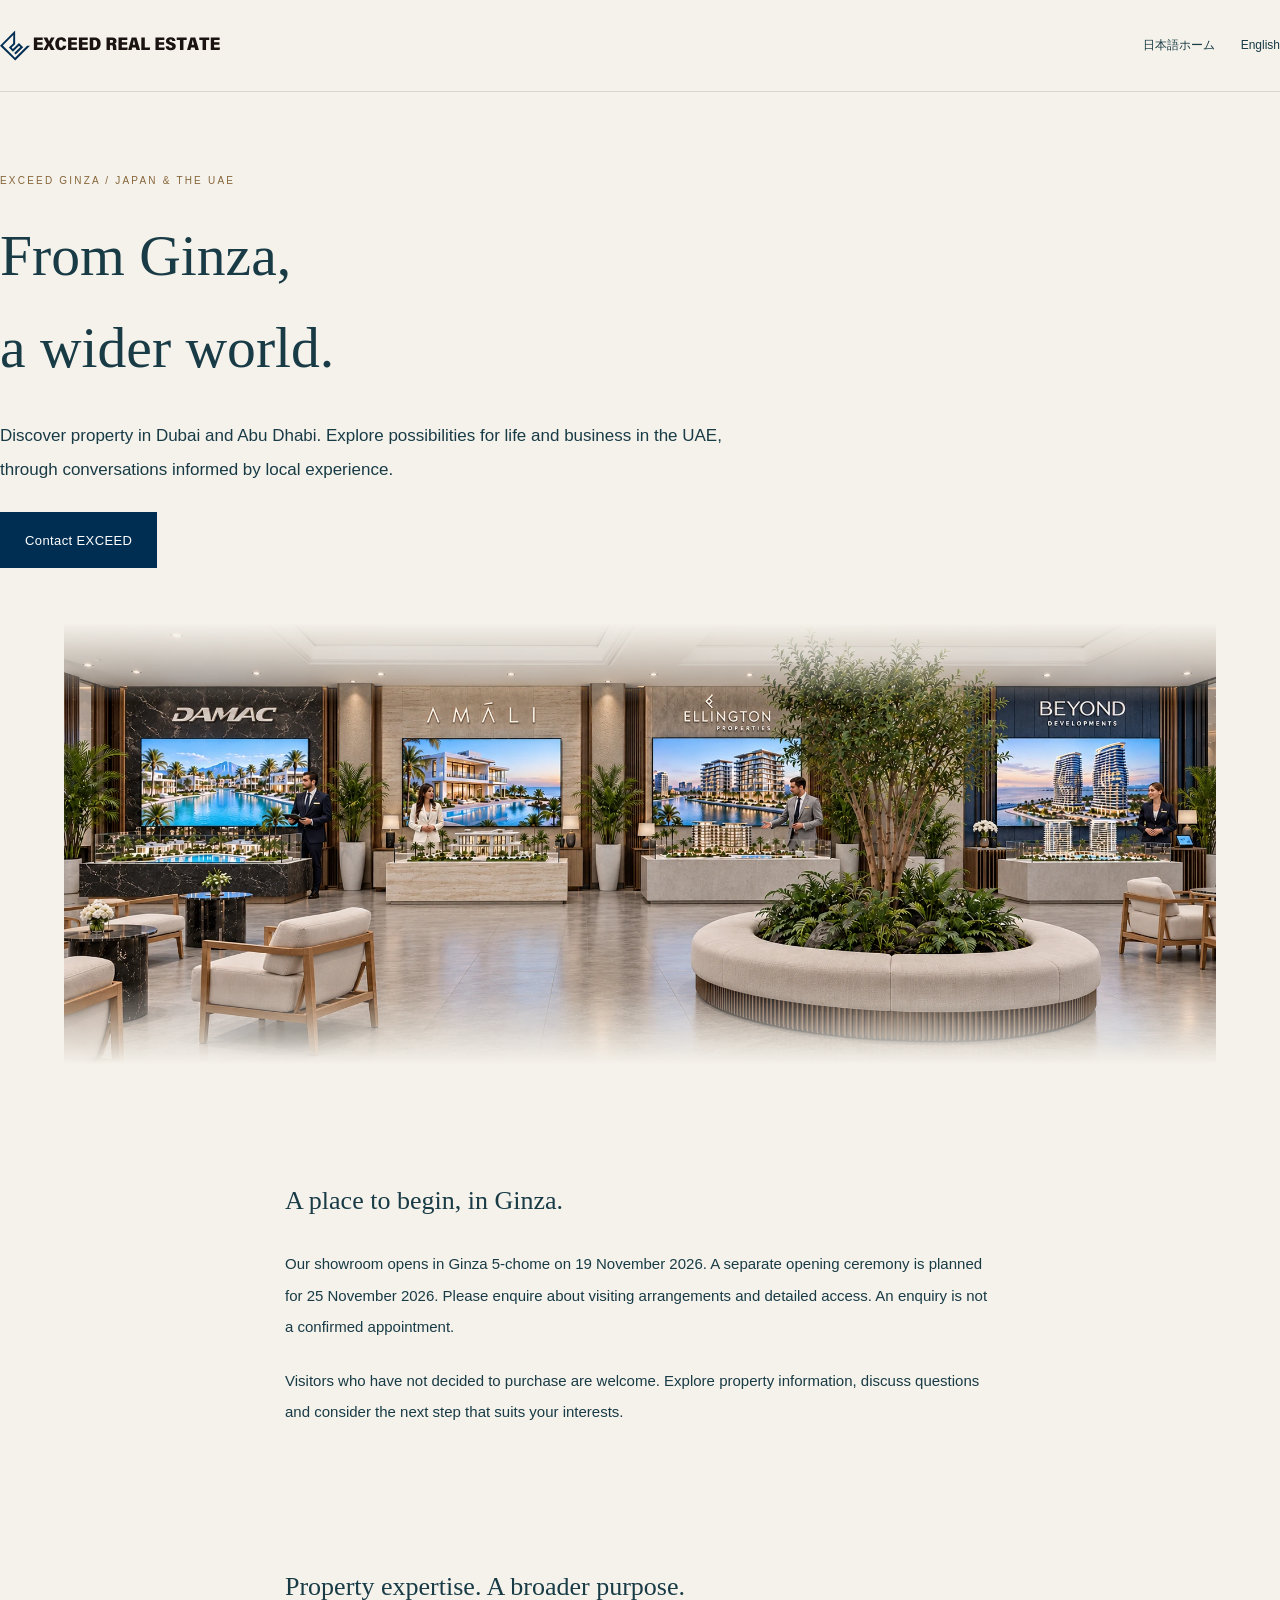
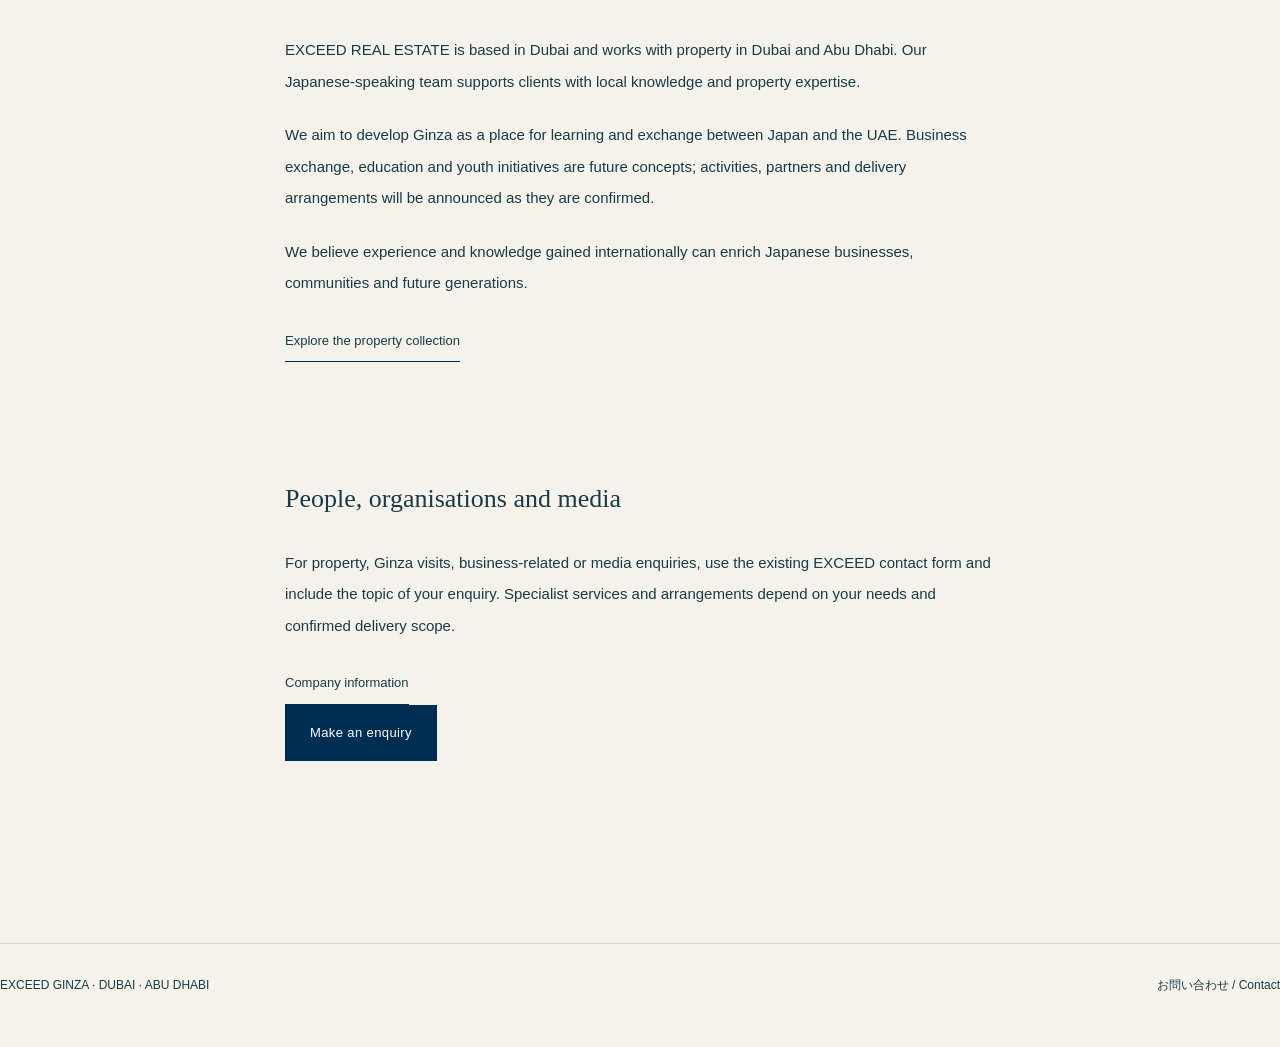
<file: website/en.html>
<!DOCTYPE html>
<html lang="en"><head><meta charset="utf-8"/><meta content="width=device-width,initial-scale=1" name="viewport"/><meta content="noindex,follow" name="robots"/><title>EXCEED Ginza — English overview | EXCEED</title><link href="assets/favicon.svg" rel="icon"/><link href="style.css" rel="stylesheet"/><link href="ginza.css?v=1" rel="stylesheet"/><link href="detail.css" rel="stylesheet"/></head><body class="ginza-edition editorial-page"><a class="skip-link" href="#main">Skip to content</a><header class="editorial-header wrap"><a href="index.html"><img alt="EXCEED REAL ESTATE" height="31" src="assets/logo.svg" width="220"/></a><a href="index.html">日本語ホーム</a><a href="en.html">English</a></header><main id="main"><div class="editorial-title wrap"><p class="ginza-eyebrow">EXCEED GINZA / JAPAN &amp; THE UAE</p><h1>From Ginza,<br/>a wider world.</h1><p>Discover property in Dubai and Abu Dhabi. Explore possibilities for life and business in the UAE, through conversations informed by local experience.</p><a class="button primary" href="https://exceed-realestate.jp/support/">Contact EXCEED</a></div><figure class="english-photo wrap"><img alt="Ginza showroom design with four developer booths" height="940" src="assets/phase1-showroom-natural-light.webp" width="1672"/></figure><article class="brand-story-document"><section><h2>A place to begin, in Ginza.</h2><p>Our showroom opens in Ginza 5-chome on 19 November 2026. A separate opening ceremony is planned for 25 November 2026. Please enquire about visiting arrangements and detailed access. An enquiry is not a confirmed appointment.</p><p>Visitors who have not decided to purchase are welcome. Explore property information, discuss questions and consider the next step that suits your interests.</p></section><section><h2>Property expertise. A broader purpose.</h2><p>EXCEED REAL ESTATE is based in Dubai and works with property in Dubai and Abu Dhabi. Our Japanese-speaking team supports clients with local knowledge and property expertise.</p><p>We aim to develop Ginza as a place for learning and exchange between Japan and the UAE. Business exchange, education and youth initiatives are future concepts; activities, partners and delivery arrangements will be announced as they are confirmed.</p><p>We believe experience and knowledge gained internationally can enrich Japanese businesses, communities and future generations.</p><a class="text-link" href="index.html#sec05">Explore the property collection</a></section><section><h2>People, organisations and media</h2><p>For property, Ginza visits, business-related or media enquiries, use the existing EXCEED contact form and include the topic of your enquiry. Specialist services and arrangements depend on your needs and confirmed delivery scope.</p><a class="text-link" href="https://exceed-realestate.jp/aboutus/">Company information</a><p><a class="button primary" href="https://exceed-realestate.jp/support/">Make an enquiry</a></p></section></article></main><footer class="editorial-footer wrap"><a href="index.html">EXCEED GINZA · DUBAI · ABU DHABI</a><a href="https://exceed-realestate.jp/support/">お問い合わせ / Contact</a></footer></body></html>
</file>
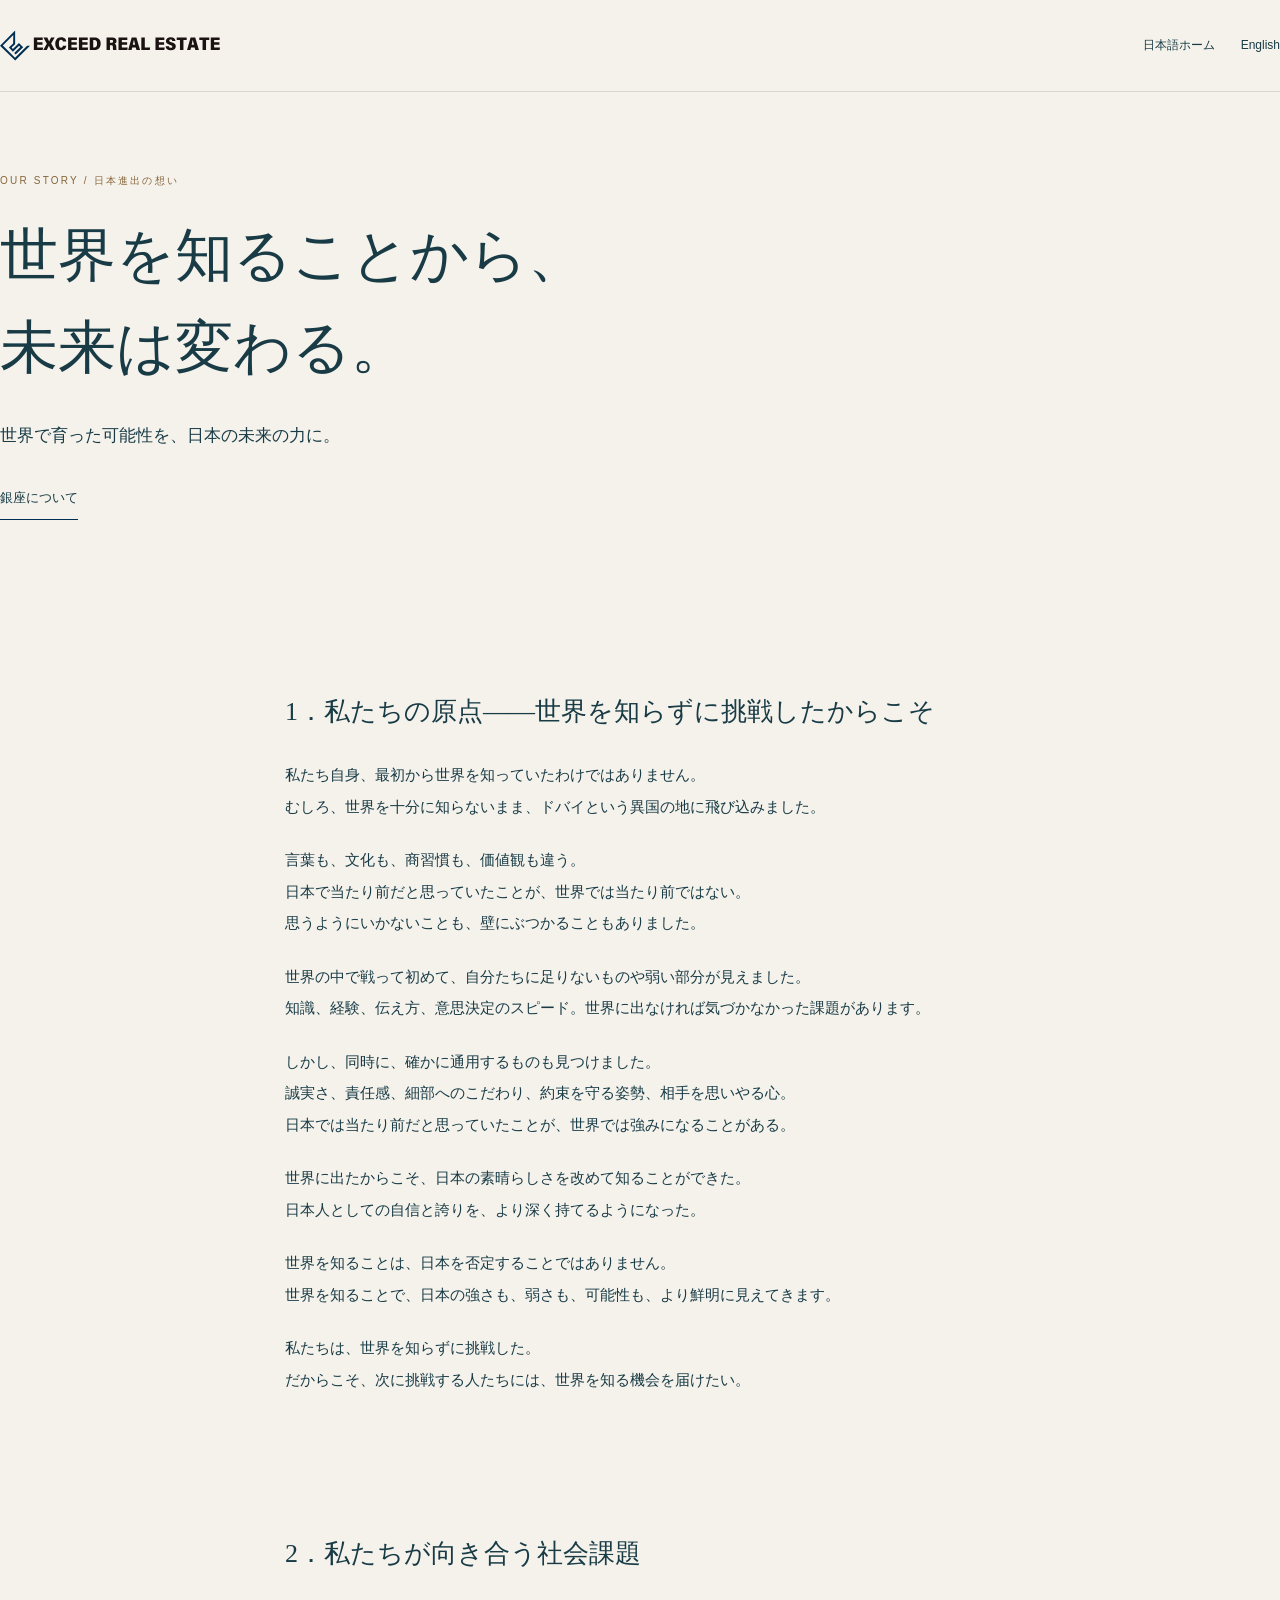
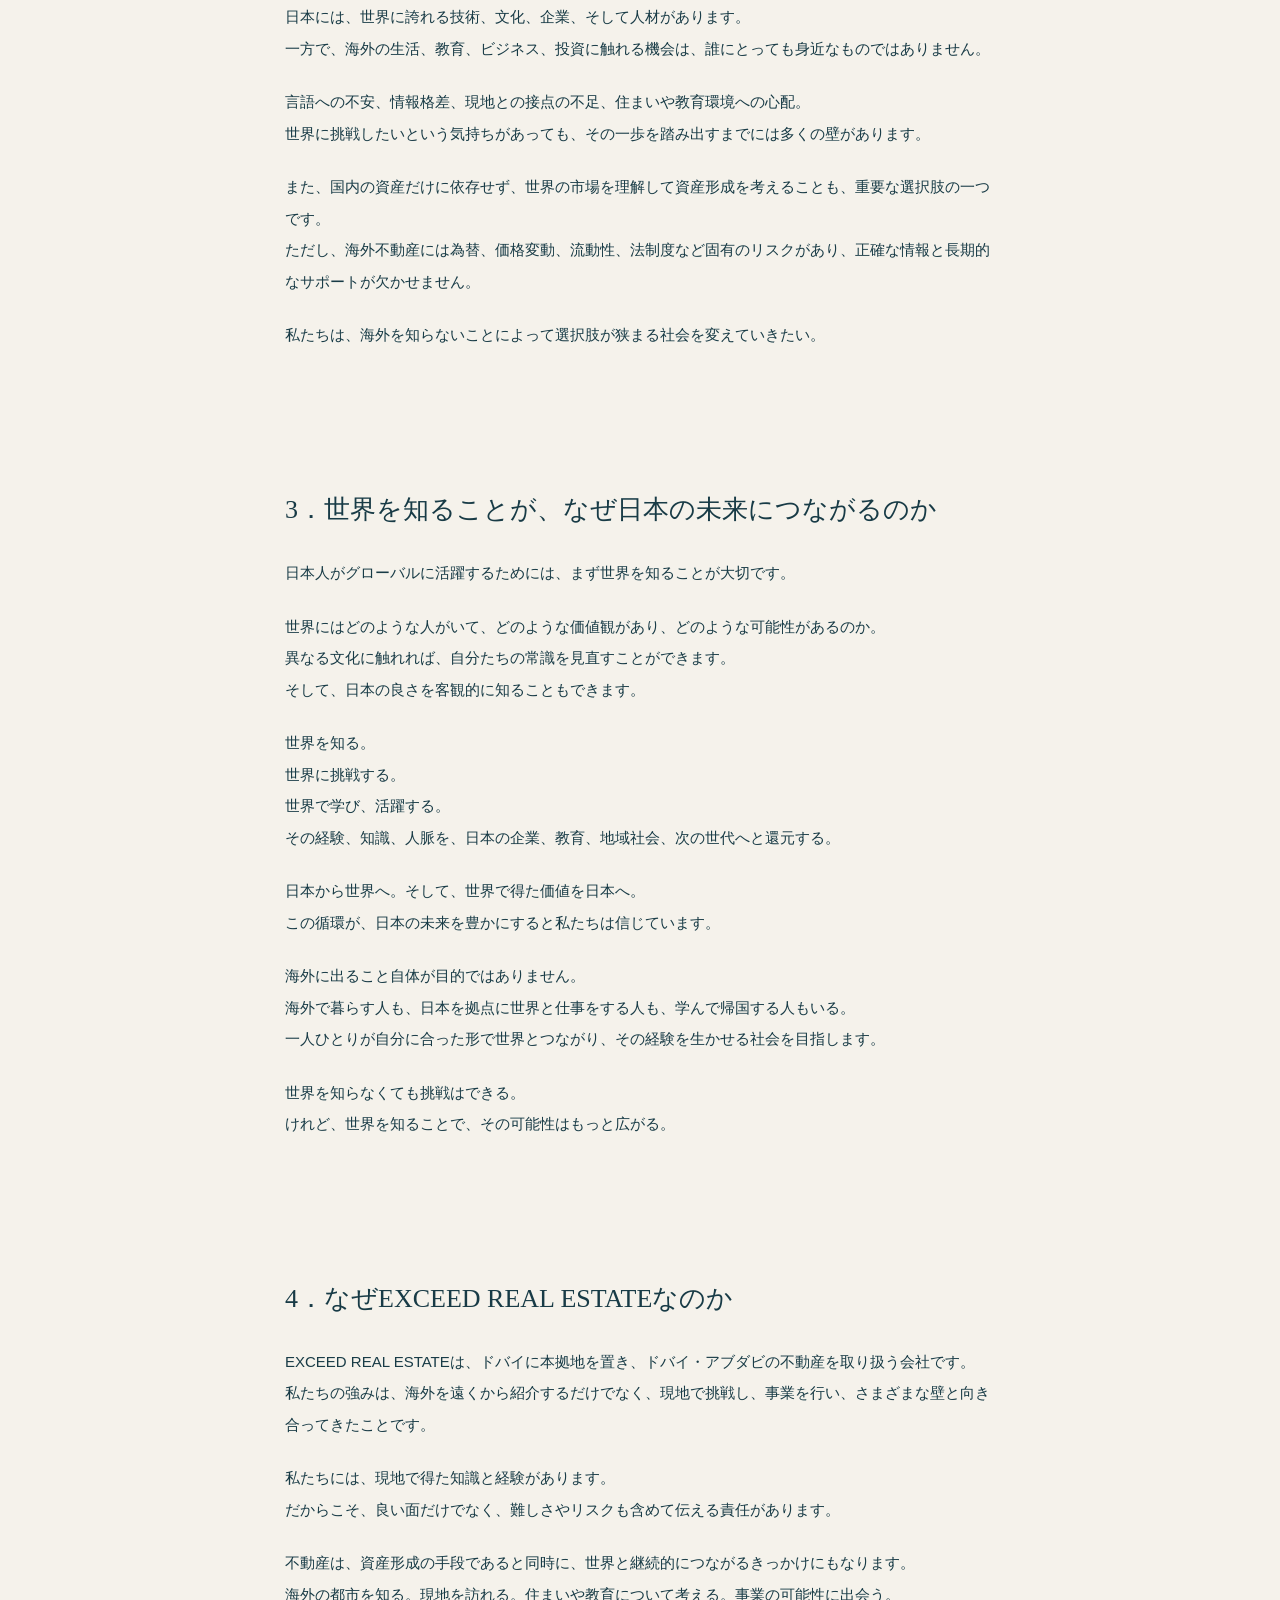
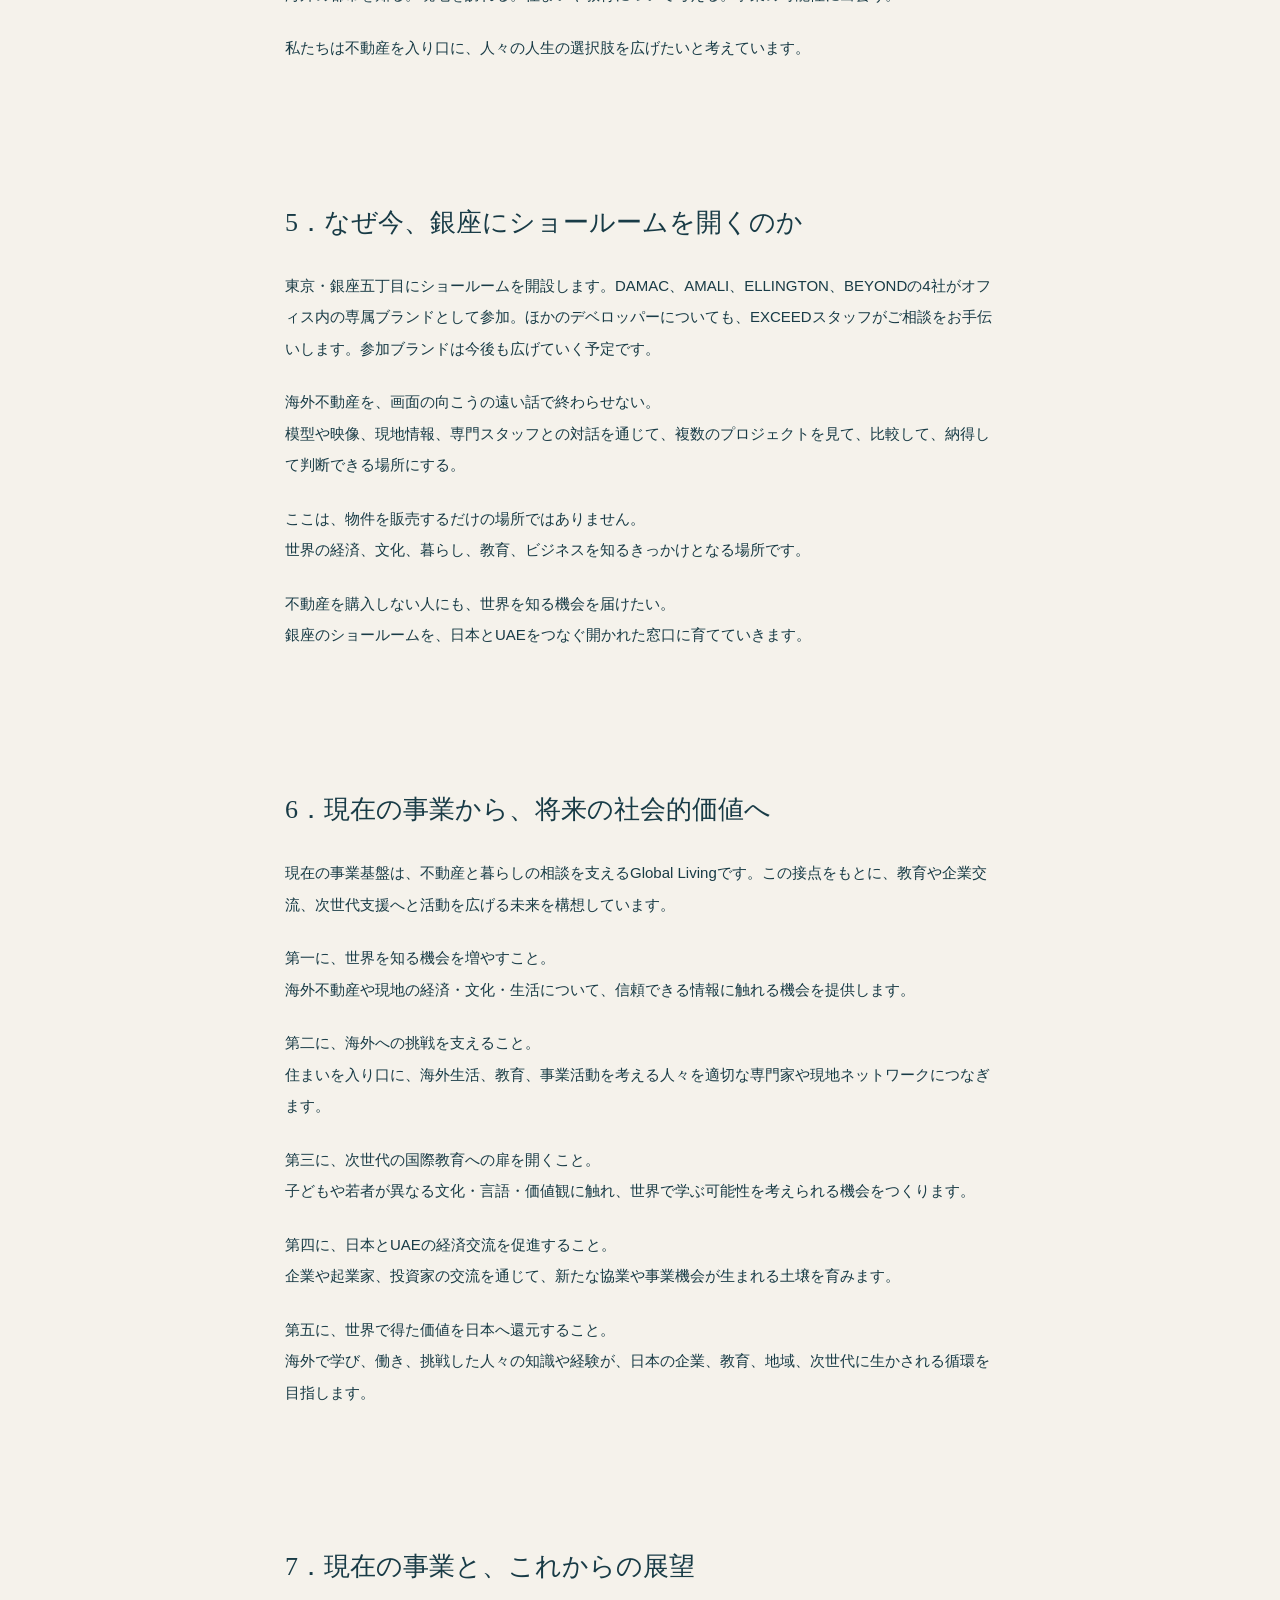
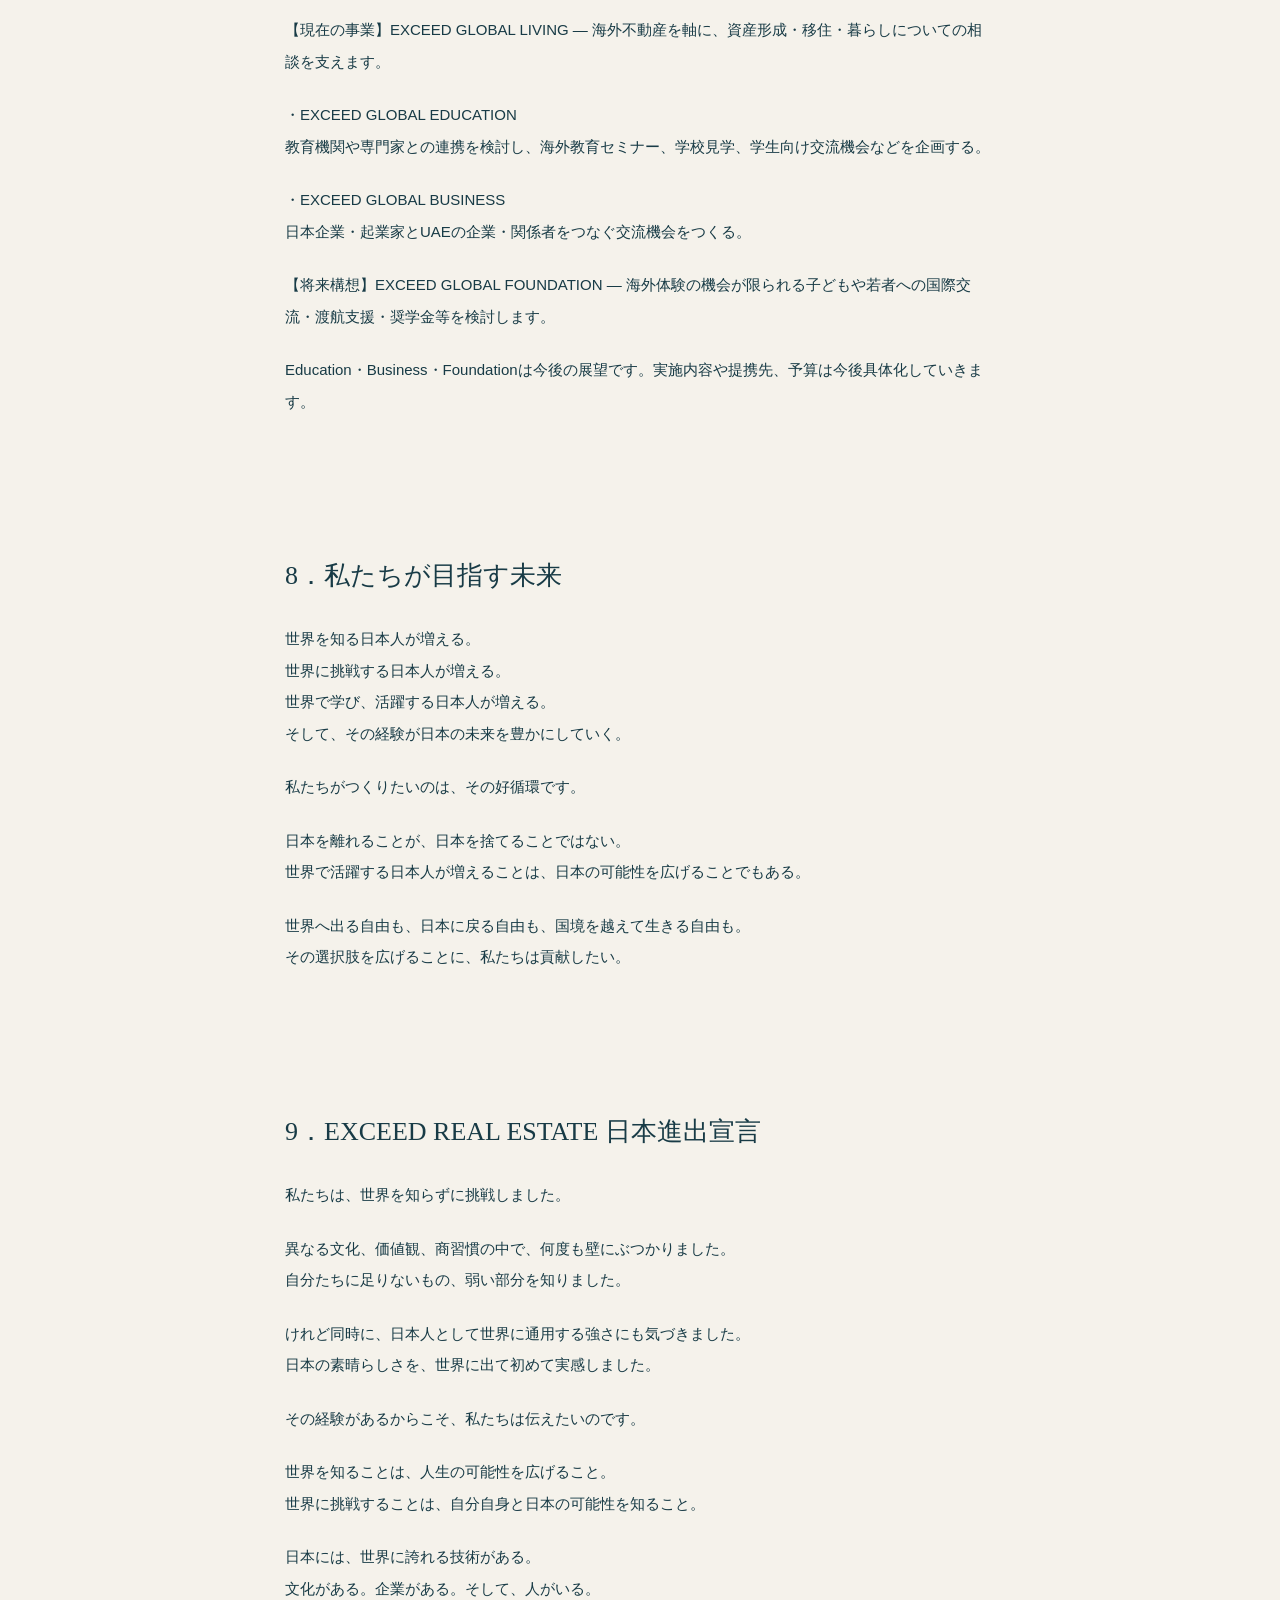
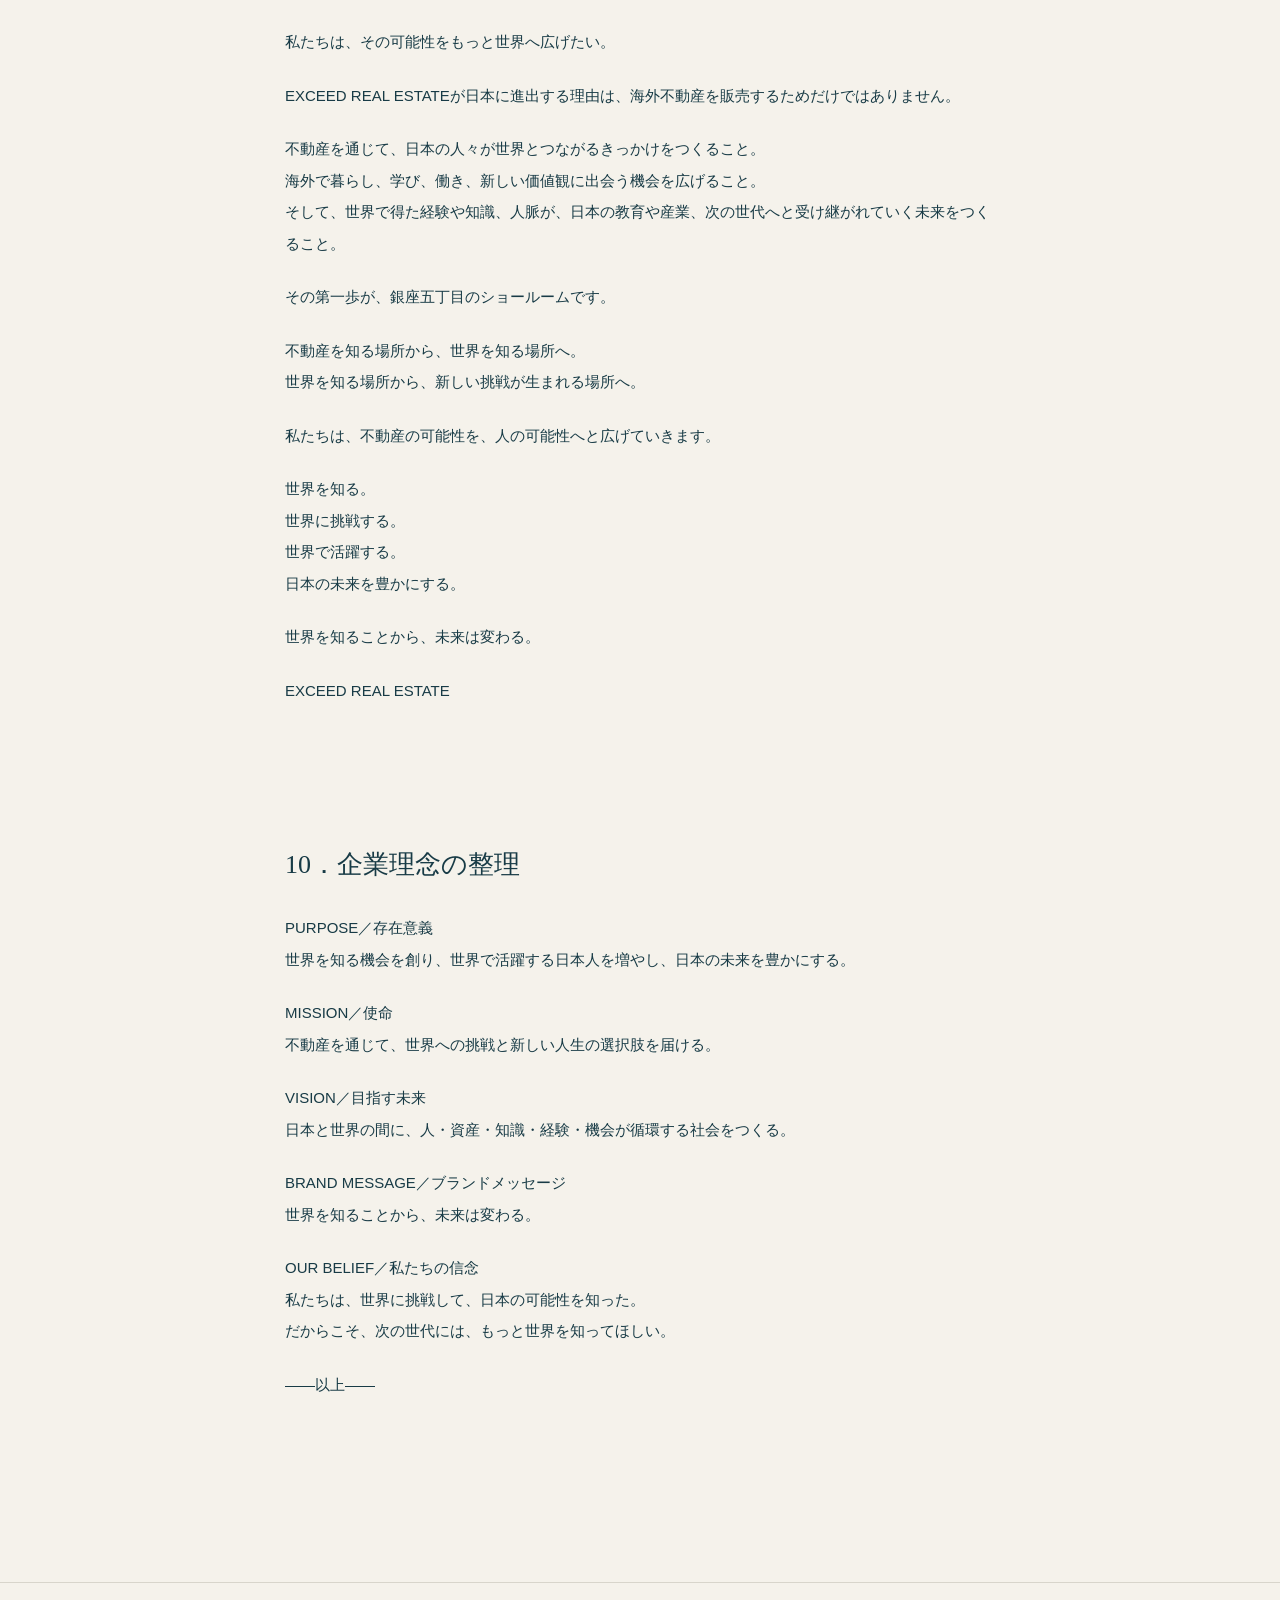
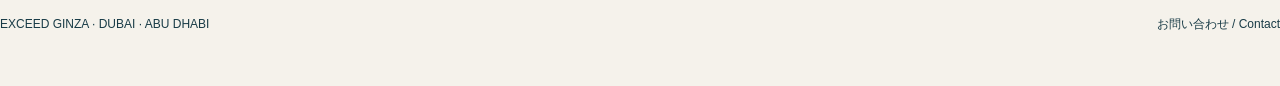
<file: website/story.html>
<!DOCTYPE html>
<html lang="ja"><head><meta charset="utf-8"/><meta content="width=device-width,initial-scale=1" name="viewport"/><meta content="noindex,follow" name="robots"/><title>日本進出のストーリー | EXCEED</title><link href="assets/favicon.svg" rel="icon"/><link href="style.css" rel="stylesheet"/><link href="ginza.css?v=1" rel="stylesheet"/><link href="detail.css" rel="stylesheet"/></head><body class="ginza-edition editorial-page"><a class="skip-link" href="#main">Skip to content</a><header class="editorial-header wrap"><a href="index.html"><img alt="EXCEED REAL ESTATE" height="31" src="assets/logo.svg" width="220"/></a><a href="index.html">日本語ホーム</a><a href="en.html">English</a></header><main id="main"><div class="editorial-title wrap"><p class="ginza-eyebrow">OUR STORY / 日本進出の想い</p><h1>世界を知ることから、<br/>未来は変わる。</h1><p>世界で育った可能性を、日本の未来の力に。</p><a class="text-link" href="index.html#ginza">銀座について</a></div><article class="brand-story-document"><section><h2>1．私たちの原点――世界を知らずに挑戦したからこそ</h2><p>私たち自身、最初から世界を知っていたわけではありません。<br/>むしろ、世界を十分に知らないまま、ドバイという異国の地に飛び込みました。</p><p>言葉も、文化も、商習慣も、価値観も違う。<br/>日本で当たり前だと思っていたことが、世界では当たり前ではない。<br/>思うようにいかないことも、壁にぶつかることもありました。</p><p>世界の中で戦って初めて、自分たちに足りないものや弱い部分が見えました。<br/>知識、経験、伝え方、意思決定のスピード。世界に出なければ気づかなかった課題があります。</p><p>しかし、同時に、確かに通用するものも見つけました。<br/>誠実さ、責任感、細部へのこだわり、約束を守る姿勢、相手を思いやる心。<br/>日本では当たり前だと思っていたことが、世界では強みになることがある。</p><p>世界に出たからこそ、日本の素晴らしさを改めて知ることができた。<br/>日本人としての自信と誇りを、より深く持てるようになった。</p><p>世界を知ることは、日本を否定することではありません。<br/>世界を知ることで、日本の強さも、弱さも、可能性も、より鮮明に見えてきます。</p><p>私たちは、世界を知らずに挑戦した。<br/>だからこそ、次に挑戦する人たちには、世界を知る機会を届けたい。</p></section><section><h2>2．私たちが向き合う社会課題</h2><p>日本には、世界に誇れる技術、文化、企業、そして人材があります。<br/>一方で、海外の生活、教育、ビジネス、投資に触れる機会は、誰にとっても身近なものではありません。</p><p>言語への不安、情報格差、現地との接点の不足、住まいや教育環境への心配。<br/>世界に挑戦したいという気持ちがあっても、その一歩を踏み出すまでには多くの壁があります。</p><p>また、国内の資産だけに依存せず、世界の市場を理解して資産形成を考えることも、重要な選択肢の一つです。<br/>ただし、海外不動産には為替、価格変動、流動性、法制度など固有のリスクがあり、正確な情報と長期的なサポートが欠かせません。</p><p>私たちは、海外を知らないことによって選択肢が狭まる社会を変えていきたい。</p></section><section><h2>3．世界を知ることが、なぜ日本の未来につながるのか</h2><p>日本人がグローバルに活躍するためには、まず世界を知ることが大切です。</p><p>世界にはどのような人がいて、どのような価値観があり、どのような可能性があるのか。<br/>異なる文化に触れれば、自分たちの常識を見直すことができます。<br/>そして、日本の良さを客観的に知ることもできます。</p><p>世界を知る。<br/>世界に挑戦する。<br/>世界で学び、活躍する。<br/>その経験、知識、人脈を、日本の企業、教育、地域社会、次の世代へと還元する。</p><p>日本から世界へ。そして、世界で得た価値を日本へ。<br/>この循環が、日本の未来を豊かにすると私たちは信じています。</p><p>海外に出ること自体が目的ではありません。<br/>海外で暮らす人も、日本を拠点に世界と仕事をする人も、学んで帰国する人もいる。<br/>一人ひとりが自分に合った形で世界とつながり、その経験を生かせる社会を目指します。</p><p>世界を知らなくても挑戦はできる。<br/>けれど、世界を知ることで、その可能性はもっと広がる。</p></section><section><h2>4．なぜEXCEED REAL ESTATEなのか</h2><p>EXCEED REAL ESTATEは、ドバイに本拠地を置き、ドバイ・アブダビの不動産を取り扱う会社です。<br/>私たちの強みは、海外を遠くから紹介するだけでなく、現地で挑戦し、事業を行い、さまざまな壁と向き合ってきたことです。</p><p>私たちには、現地で得た知識と経験があります。<br/>だからこそ、良い面だけでなく、難しさやリスクも含めて伝える責任があります。</p><p>不動産は、資産形成の手段であると同時に、世界と継続的につながるきっかけにもなります。<br/>海外の都市を知る。現地を訪れる。住まいや教育について考える。事業の可能性に出会う。</p><p>私たちは不動産を入り口に、人々の人生の選択肢を広げたいと考えています。</p></section><section><h2>5．なぜ今、銀座にショールームを開くのか</h2><p>東京・銀座五丁目にショールームを開設します。DAMAC、AMALI、ELLINGTON、BEYONDの4社がオフィス内の専属ブランドとして参加。ほかのデベロッパーについても、EXCEEDスタッフがご相談をお手伝いします。参加ブランドは今後も広げていく予定です。</p><p>海外不動産を、画面の向こうの遠い話で終わらせない。<br/>模型や映像、現地情報、専門スタッフとの対話を通じて、複数のプロジェクトを見て、比較して、納得して判断できる場所にする。</p><p>ここは、物件を販売するだけの場所ではありません。<br/>世界の経済、文化、暮らし、教育、ビジネスを知るきっかけとなる場所です。</p><p>不動産を購入しない人にも、世界を知る機会を届けたい。<br/>銀座のショールームを、日本とUAEをつなぐ開かれた窓口に育てていきます。</p></section><section><h2>6．現在の事業から、将来の社会的価値へ</h2><p>現在の事業基盤は、不動産と暮らしの相談を支えるGlobal Livingです。この接点をもとに、教育や企業交流、次世代支援へと活動を広げる未来を構想しています。</p><p>第一に、世界を知る機会を増やすこと。<br/>海外不動産や現地の経済・文化・生活について、信頼できる情報に触れる機会を提供します。</p><p>第二に、海外への挑戦を支えること。<br/>住まいを入り口に、海外生活、教育、事業活動を考える人々を適切な専門家や現地ネットワークにつなぎます。</p><p>第三に、次世代の国際教育への扉を開くこと。<br/>子どもや若者が異なる文化・言語・価値観に触れ、世界で学ぶ可能性を考えられる機会をつくります。</p><p>第四に、日本とUAEの経済交流を促進すること。<br/>企業や起業家、投資家の交流を通じて、新たな協業や事業機会が生まれる土壌を育みます。</p><p>第五に、世界で得た価値を日本へ還元すること。<br/>海外で学び、働き、挑戦した人々の知識や経験が、日本の企業、教育、地域、次世代に生かされる循環を目指します。</p></section><section><h2>7．現在の事業と、これからの展望</h2><p>【現在の事業】EXCEED GLOBAL LIVING — 海外不動産を軸に、資産形成・移住・暮らしについての相談を支えます。</p><p>・EXCEED GLOBAL EDUCATION<br/>  教育機関や専門家との連携を検討し、海外教育セミナー、学校見学、学生向け交流機会などを企画する。</p><p>・EXCEED GLOBAL BUSINESS<br/>  日本企業・起業家とUAEの企業・関係者をつなぐ交流機会をつくる。</p><p>【将来構想】EXCEED GLOBAL FOUNDATION — 海外体験の機会が限られる子どもや若者への国際交流・渡航支援・奨学金等を検討します。</p><p>Education・Business・Foundationは今後の展望です。実施内容や提携先、予算は今後具体化していきます。</p></section><section><h2>8．私たちが目指す未来</h2><p>世界を知る日本人が増える。<br/>世界に挑戦する日本人が増える。<br/>世界で学び、活躍する日本人が増える。<br/>そして、その経験が日本の未来を豊かにしていく。</p><p>私たちがつくりたいのは、その好循環です。</p><p>日本を離れることが、日本を捨てることではない。<br/>世界で活躍する日本人が増えることは、日本の可能性を広げることでもある。</p><p>世界へ出る自由も、日本に戻る自由も、国境を越えて生きる自由も。<br/>その選択肢を広げることに、私たちは貢献したい。</p></section><section><h2>9．EXCEED REAL ESTATE 日本進出宣言</h2><p>私たちは、世界を知らずに挑戦しました。</p><p>異なる文化、価値観、商習慣の中で、何度も壁にぶつかりました。<br/>自分たちに足りないもの、弱い部分を知りました。</p><p>けれど同時に、日本人として世界に通用する強さにも気づきました。<br/>日本の素晴らしさを、世界に出て初めて実感しました。</p><p>その経験があるからこそ、私たちは伝えたいのです。</p><p>世界を知ることは、人生の可能性を広げること。<br/>世界に挑戦することは、自分自身と日本の可能性を知ること。</p><p>日本には、世界に誇れる技術がある。<br/>文化がある。企業がある。そして、人がいる。</p><p>私たちは、その可能性をもっと世界へ広げたい。</p><p>EXCEED REAL ESTATEが日本に進出する理由は、海外不動産を販売するためだけではありません。</p><p>不動産を通じて、日本の人々が世界とつながるきっかけをつくること。<br/>海外で暮らし、学び、働き、新しい価値観に出会う機会を広げること。<br/>そして、世界で得た経験や知識、人脈が、日本の教育や産業、次の世代へと受け継がれていく未来をつくること。</p><p>その第一歩が、銀座五丁目のショールームです。</p><p>不動産を知る場所から、世界を知る場所へ。<br/>世界を知る場所から、新しい挑戦が生まれる場所へ。</p><p>私たちは、不動産の可能性を、人の可能性へと広げていきます。</p><p>世界を知る。<br/>世界に挑戦する。<br/>世界で活躍する。<br/>日本の未来を豊かにする。</p><p>世界を知ることから、未来は変わる。</p><p>EXCEED REAL ESTATE</p></section><section><h2>10．企業理念の整理</h2><p>PURPOSE／存在意義<br/>世界を知る機会を創り、世界で活躍する日本人を増やし、日本の未来を豊かにする。</p><p>MISSION／使命<br/>不動産を通じて、世界への挑戦と新しい人生の選択肢を届ける。</p><p>VISION／目指す未来<br/>日本と世界の間に、人・資産・知識・経験・機会が循環する社会をつくる。</p><p>BRAND MESSAGE／ブランドメッセージ<br/>世界を知ることから、未来は変わる。</p><p>OUR BELIEF／私たちの信念<br/>私たちは、世界に挑戦して、日本の可能性を知った。<br/>だからこそ、次の世代には、もっと世界を知ってほしい。</p><p>――以上――</p></section></article></main><footer class="editorial-footer wrap"><a href="index.html">EXCEED GINZA · DUBAI · ABU DHABI</a><a href="https://exceed-realestate.jp/support/">お問い合わせ / Contact</a></footer></body></html>
</file>
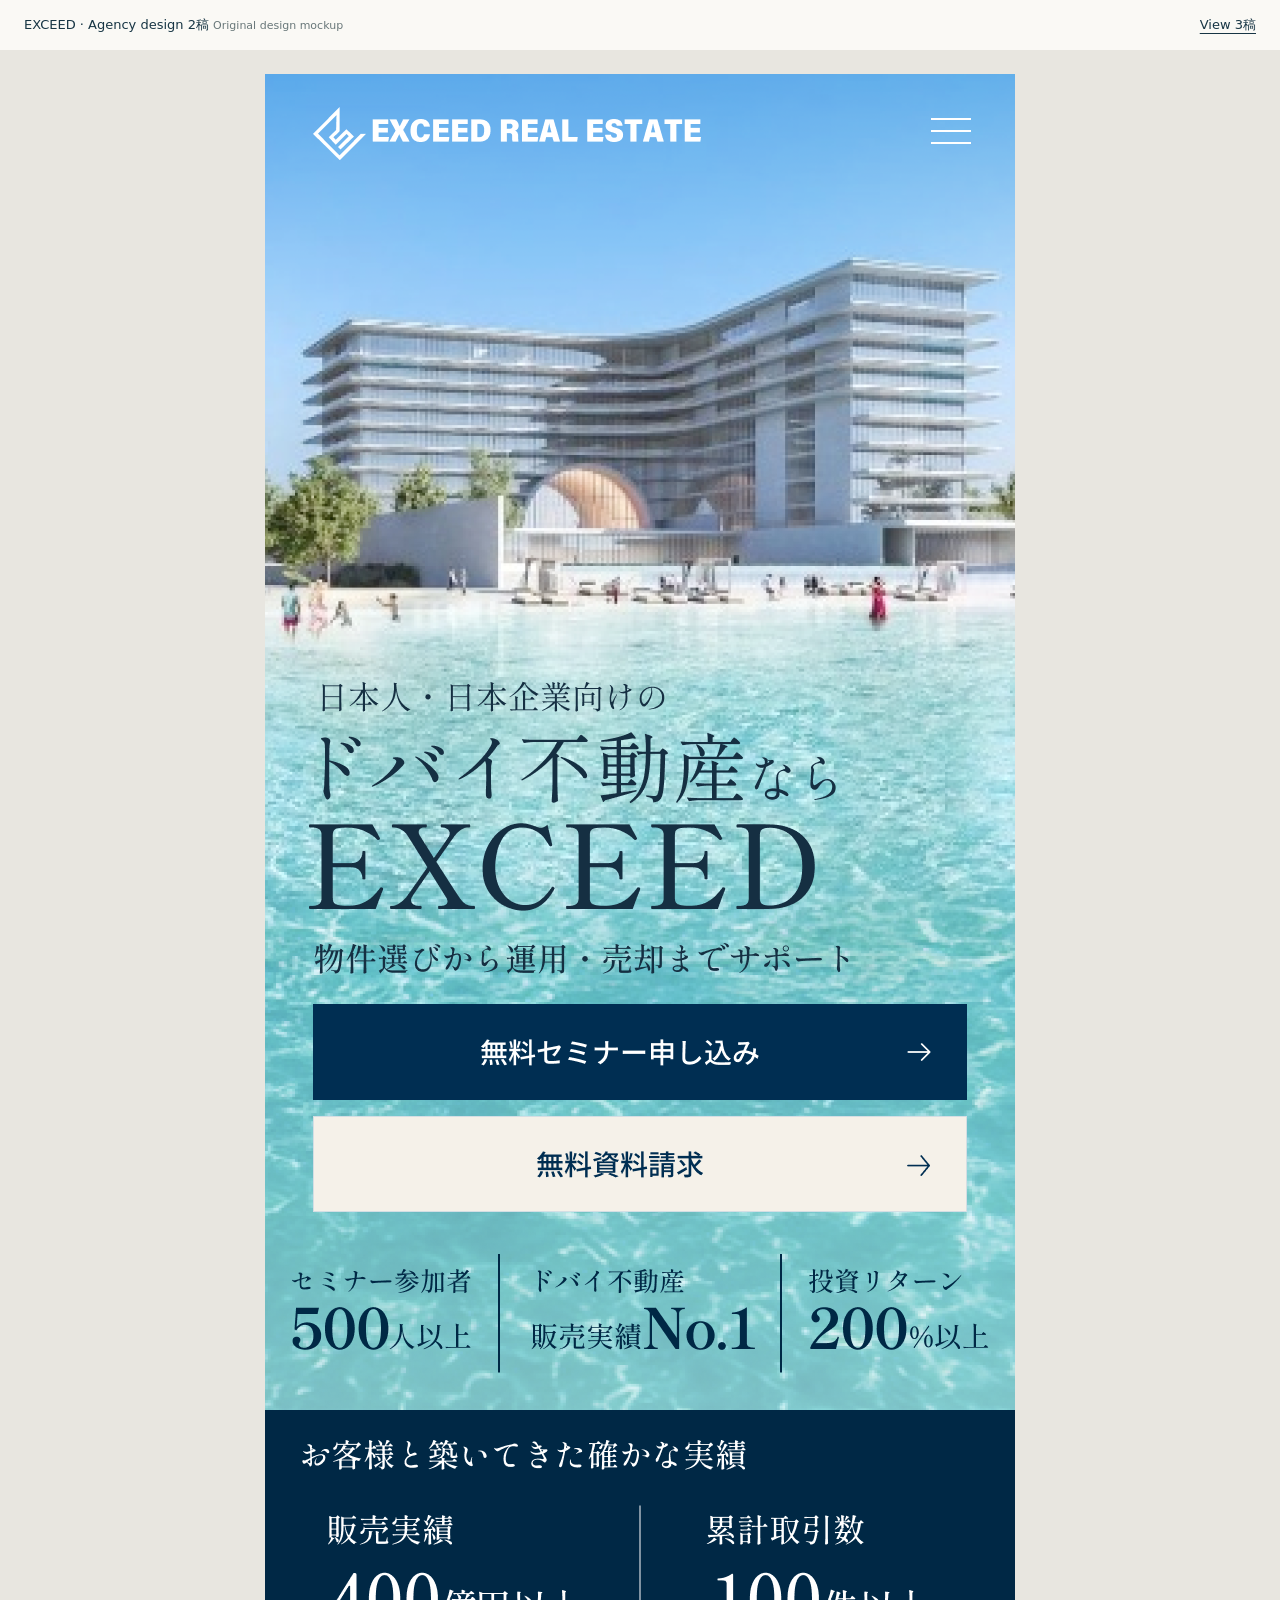
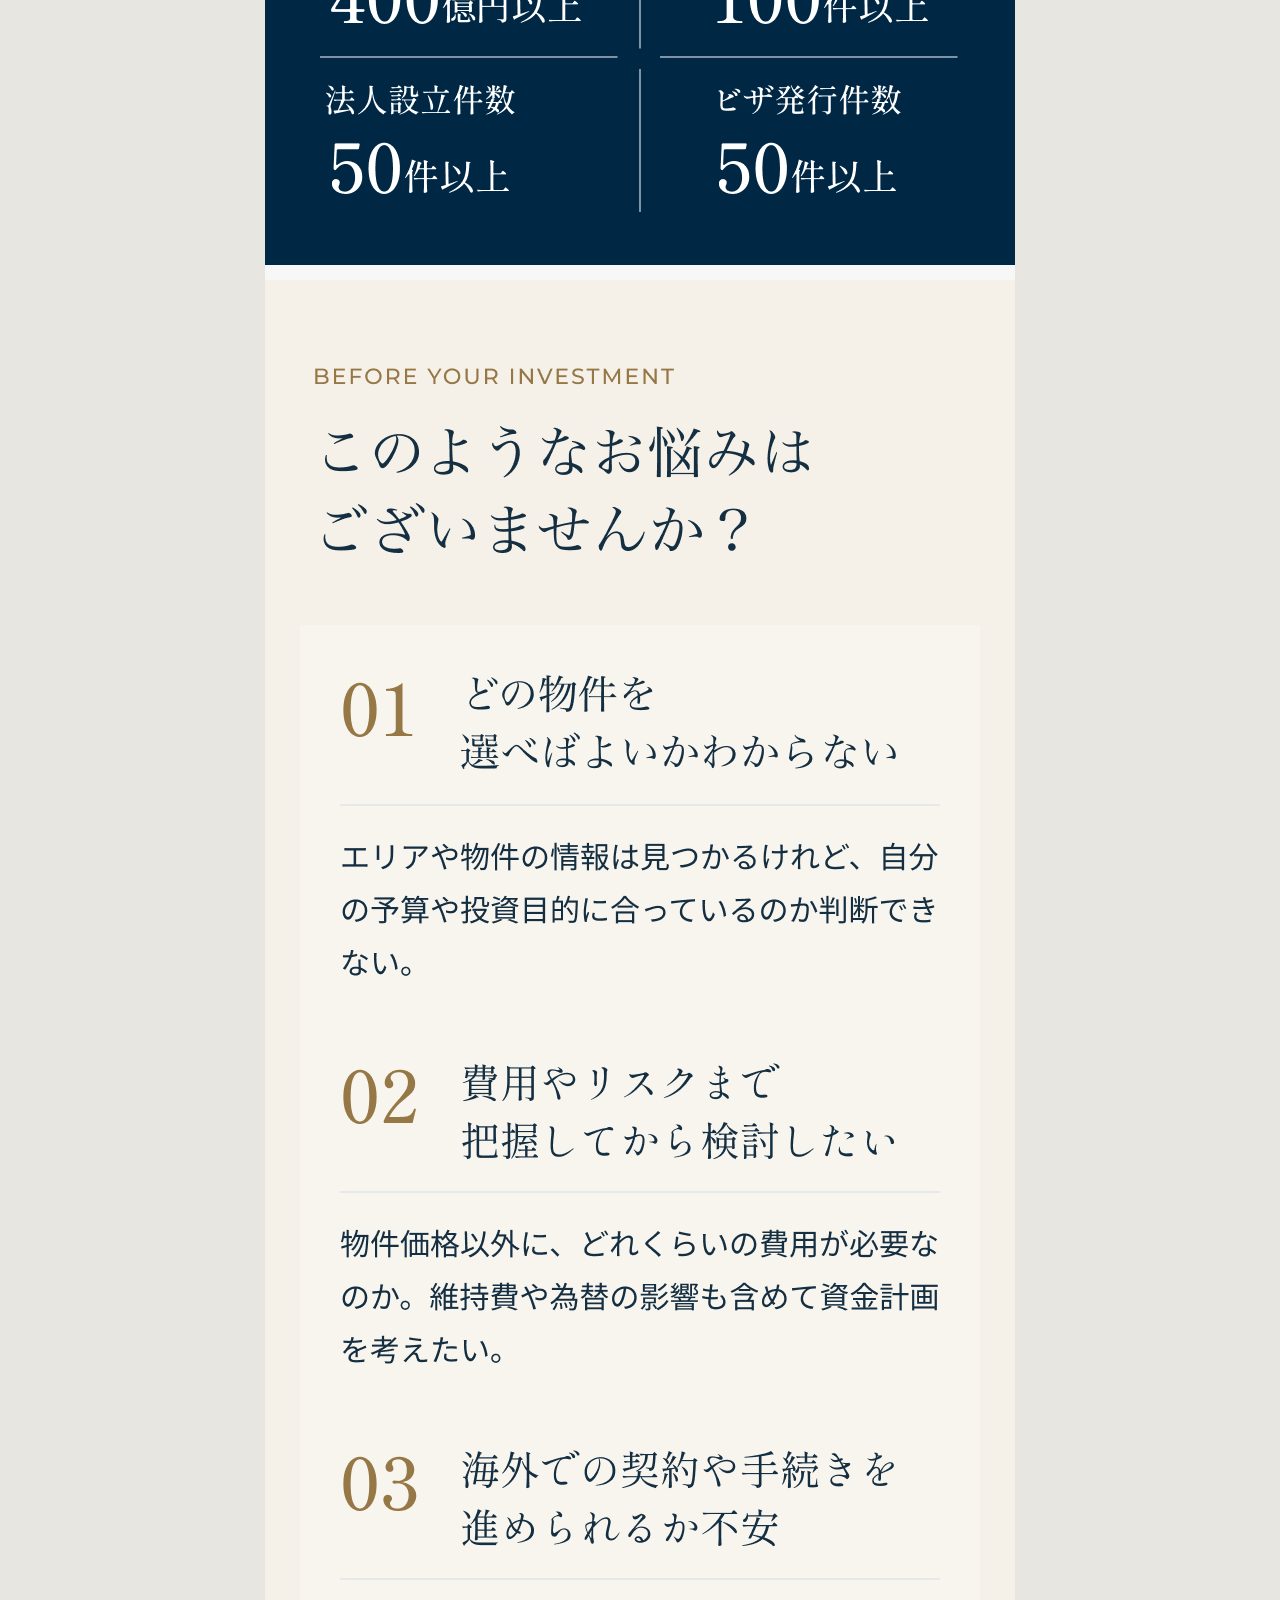
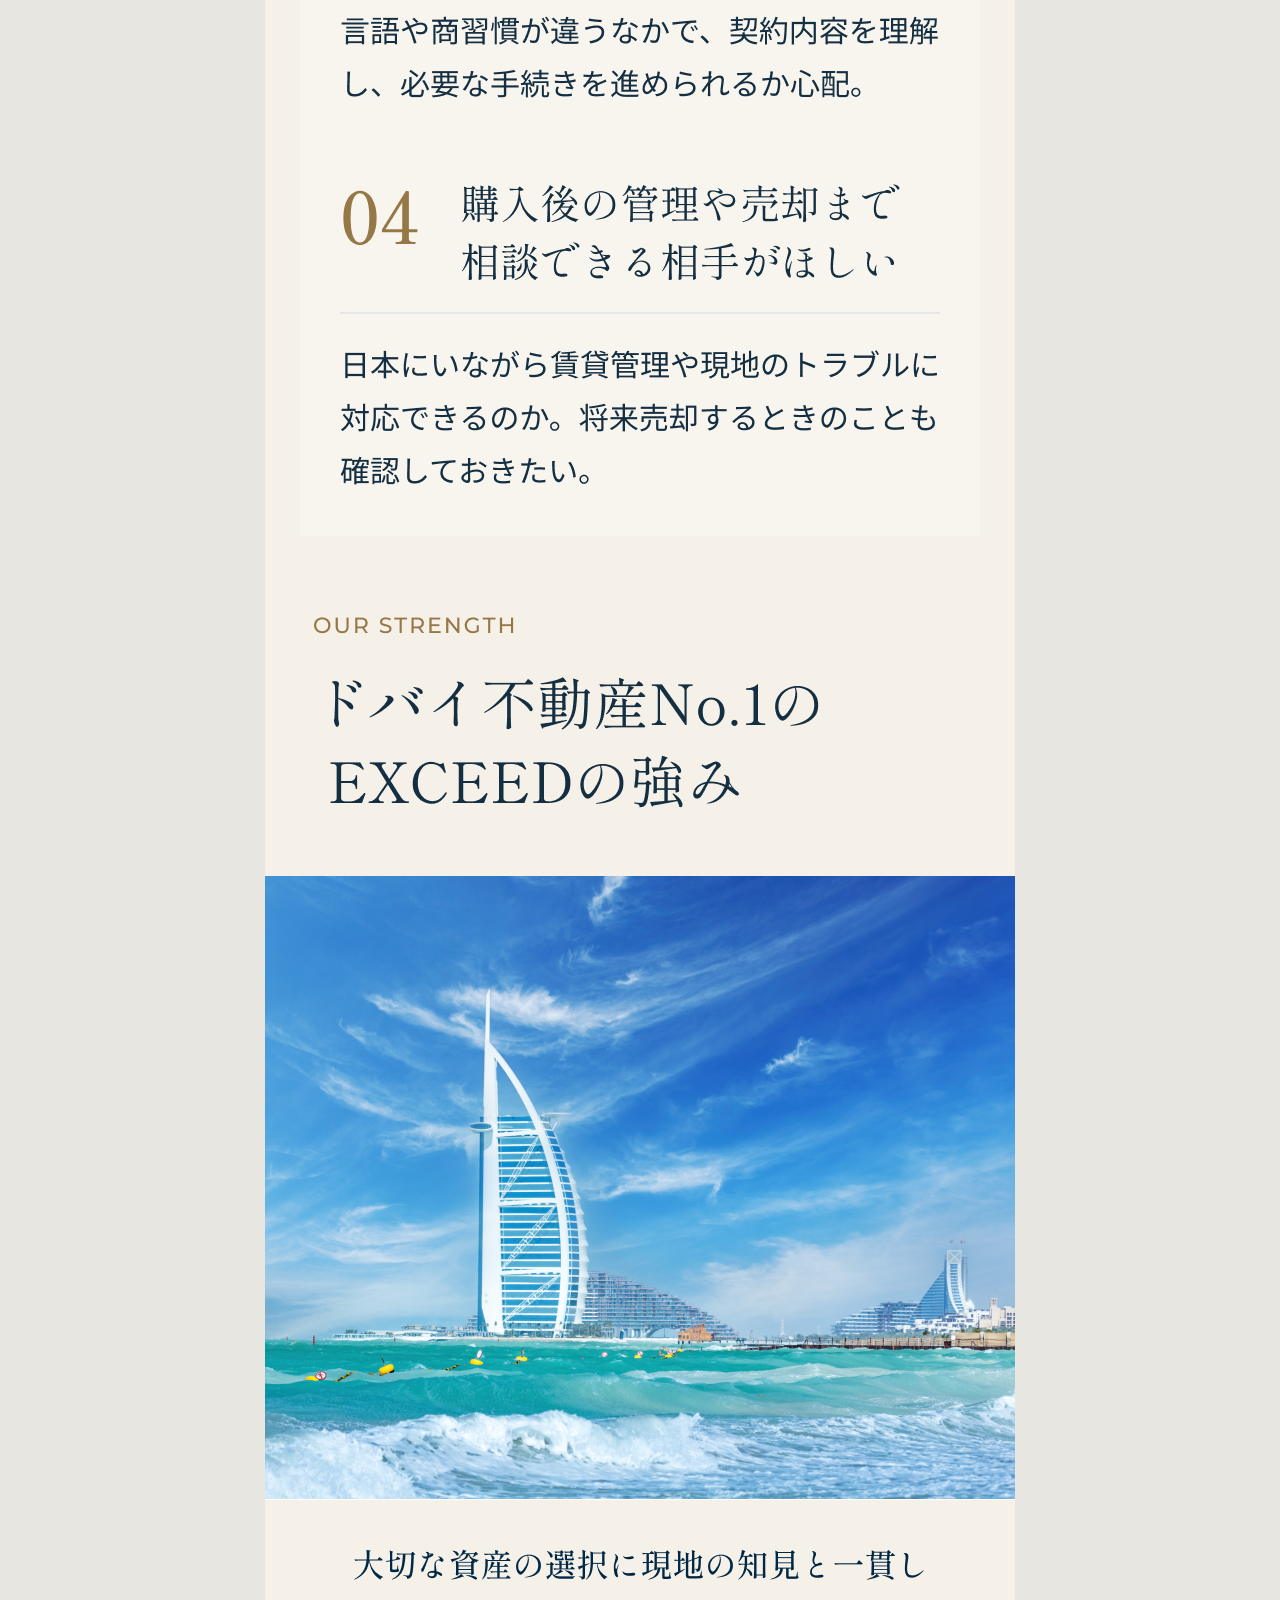
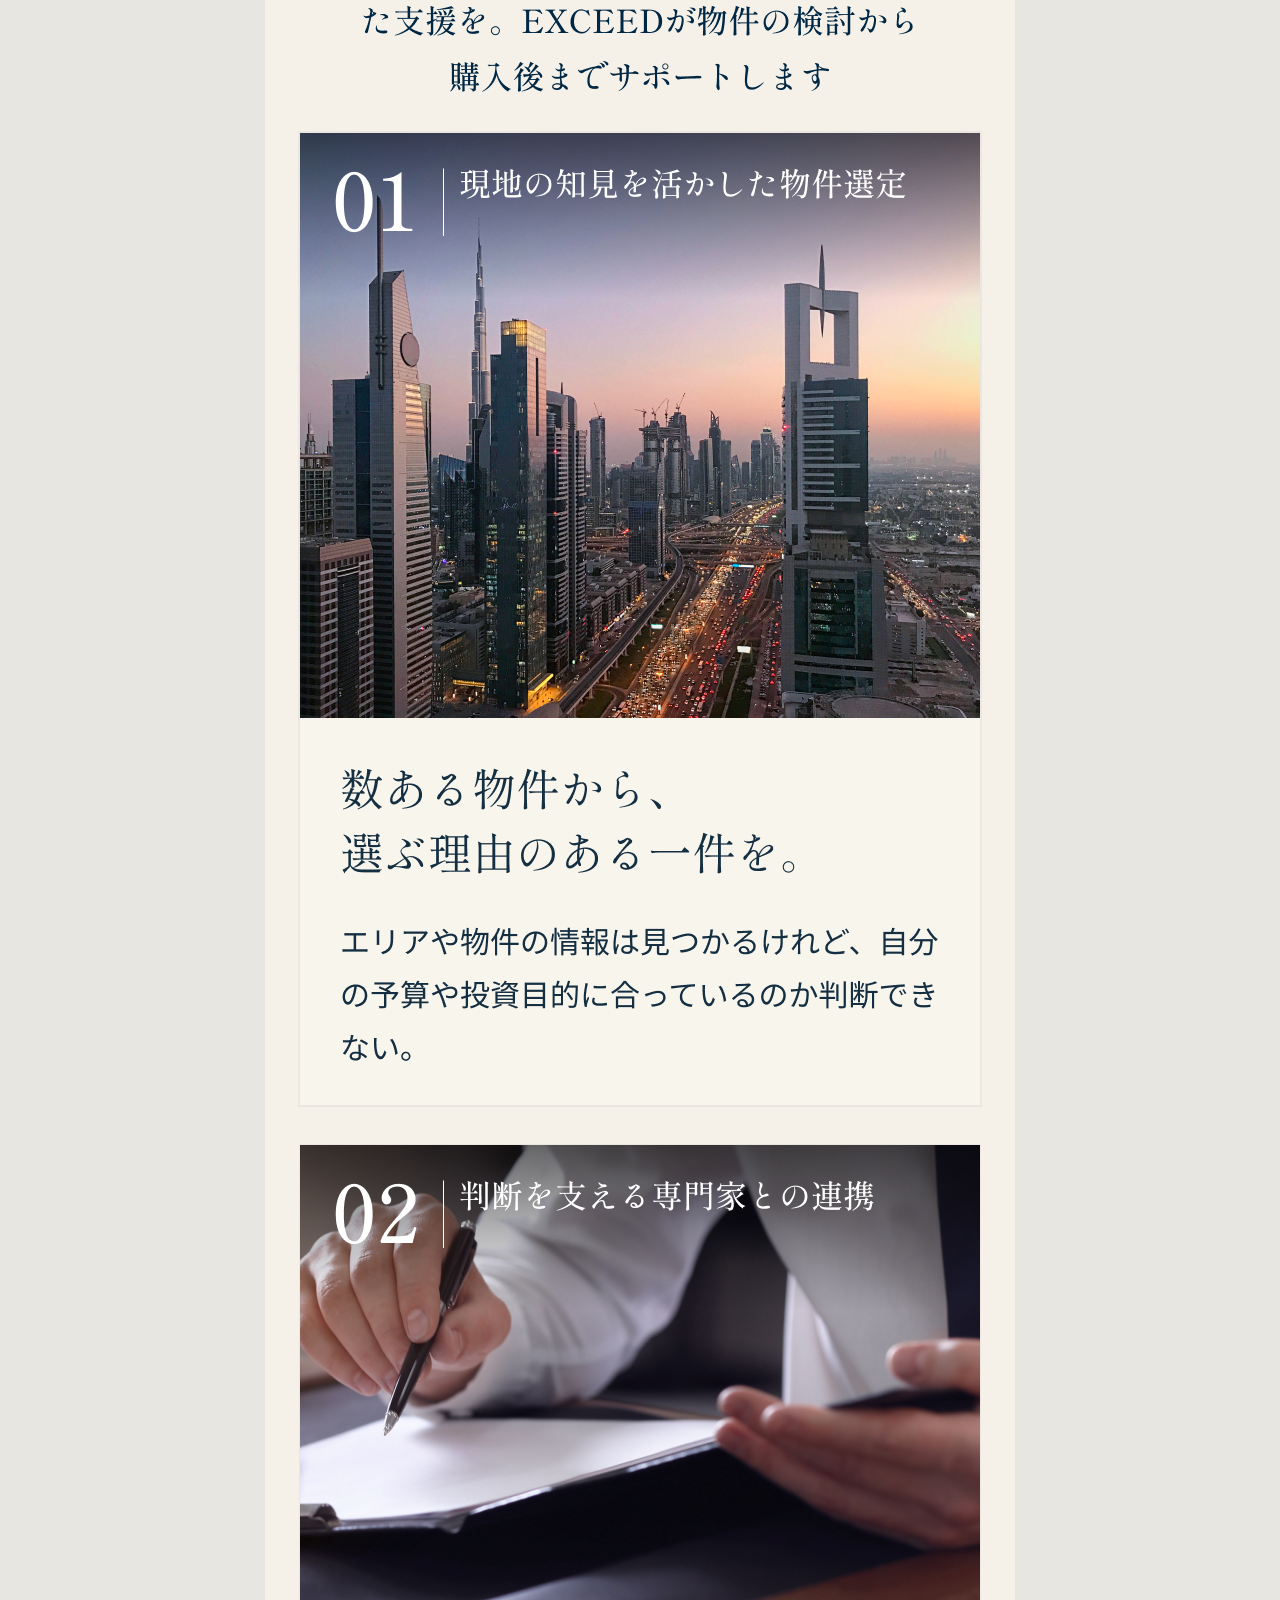
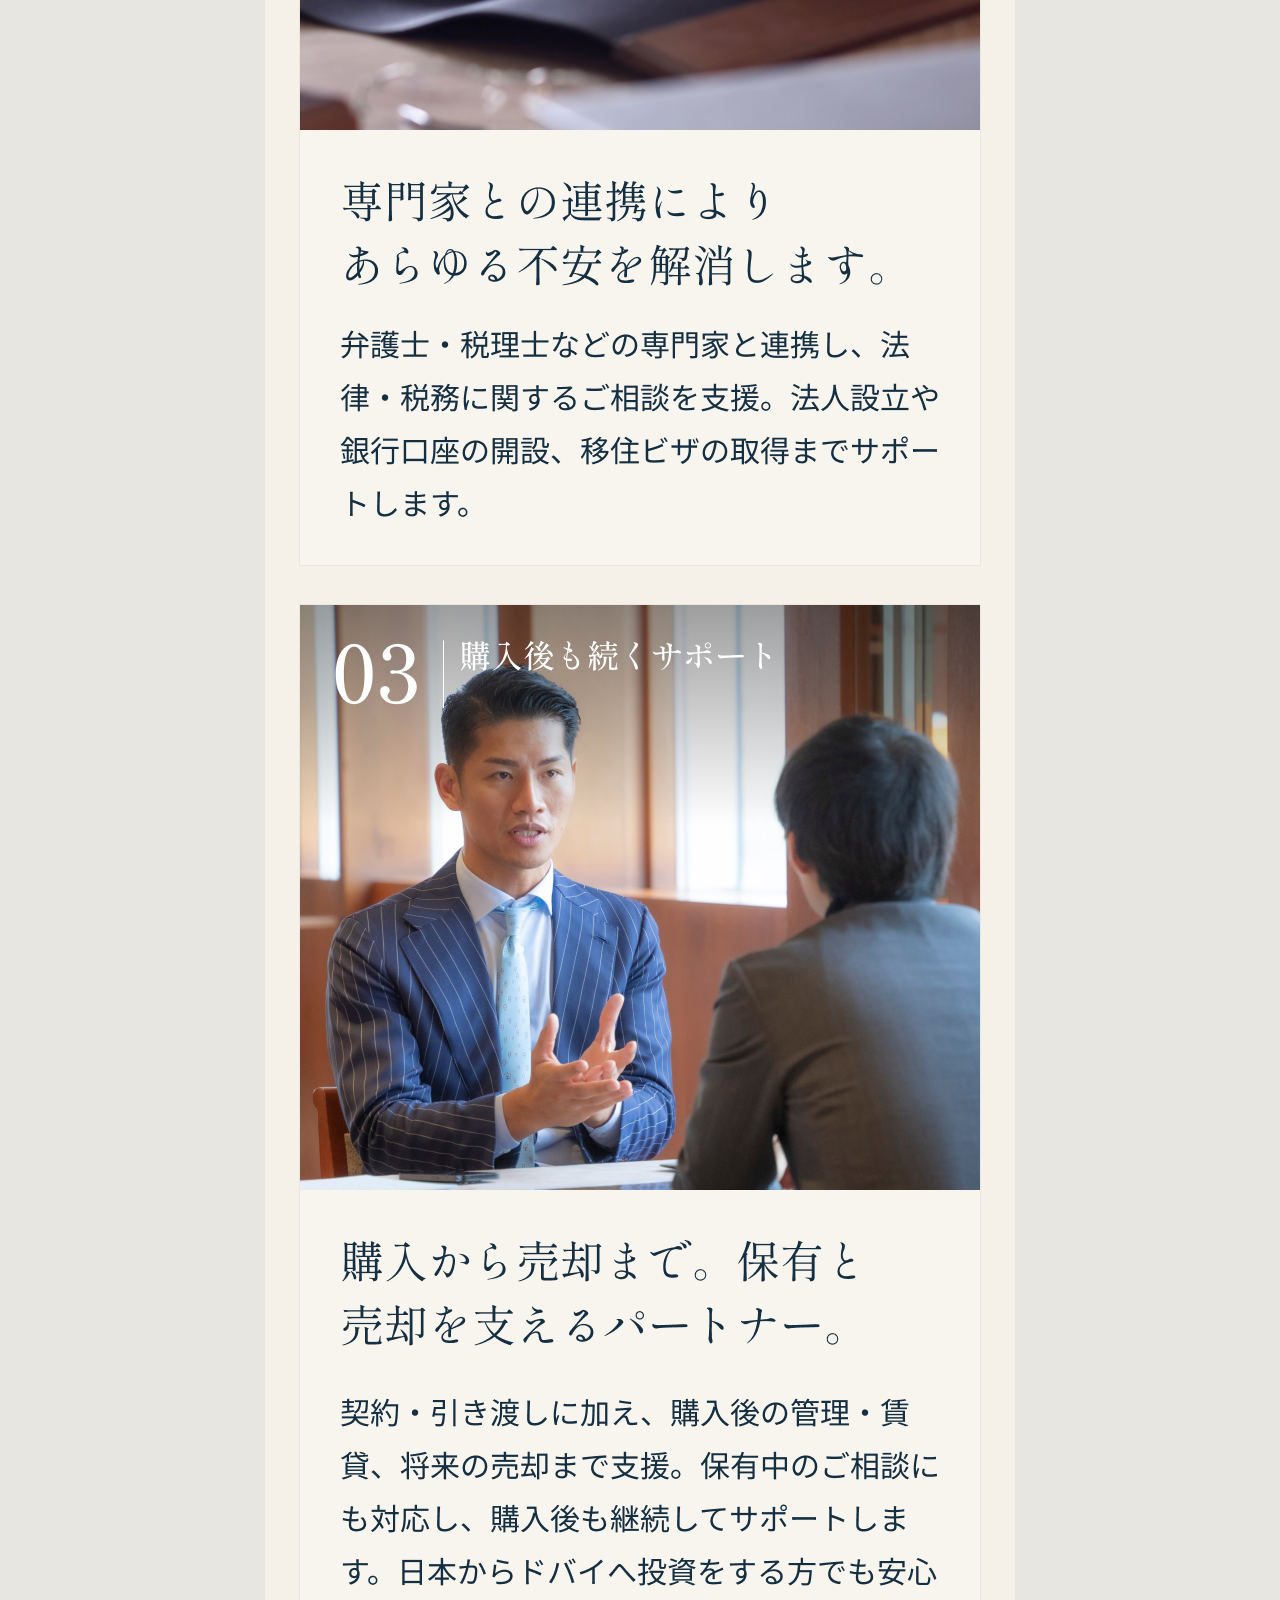
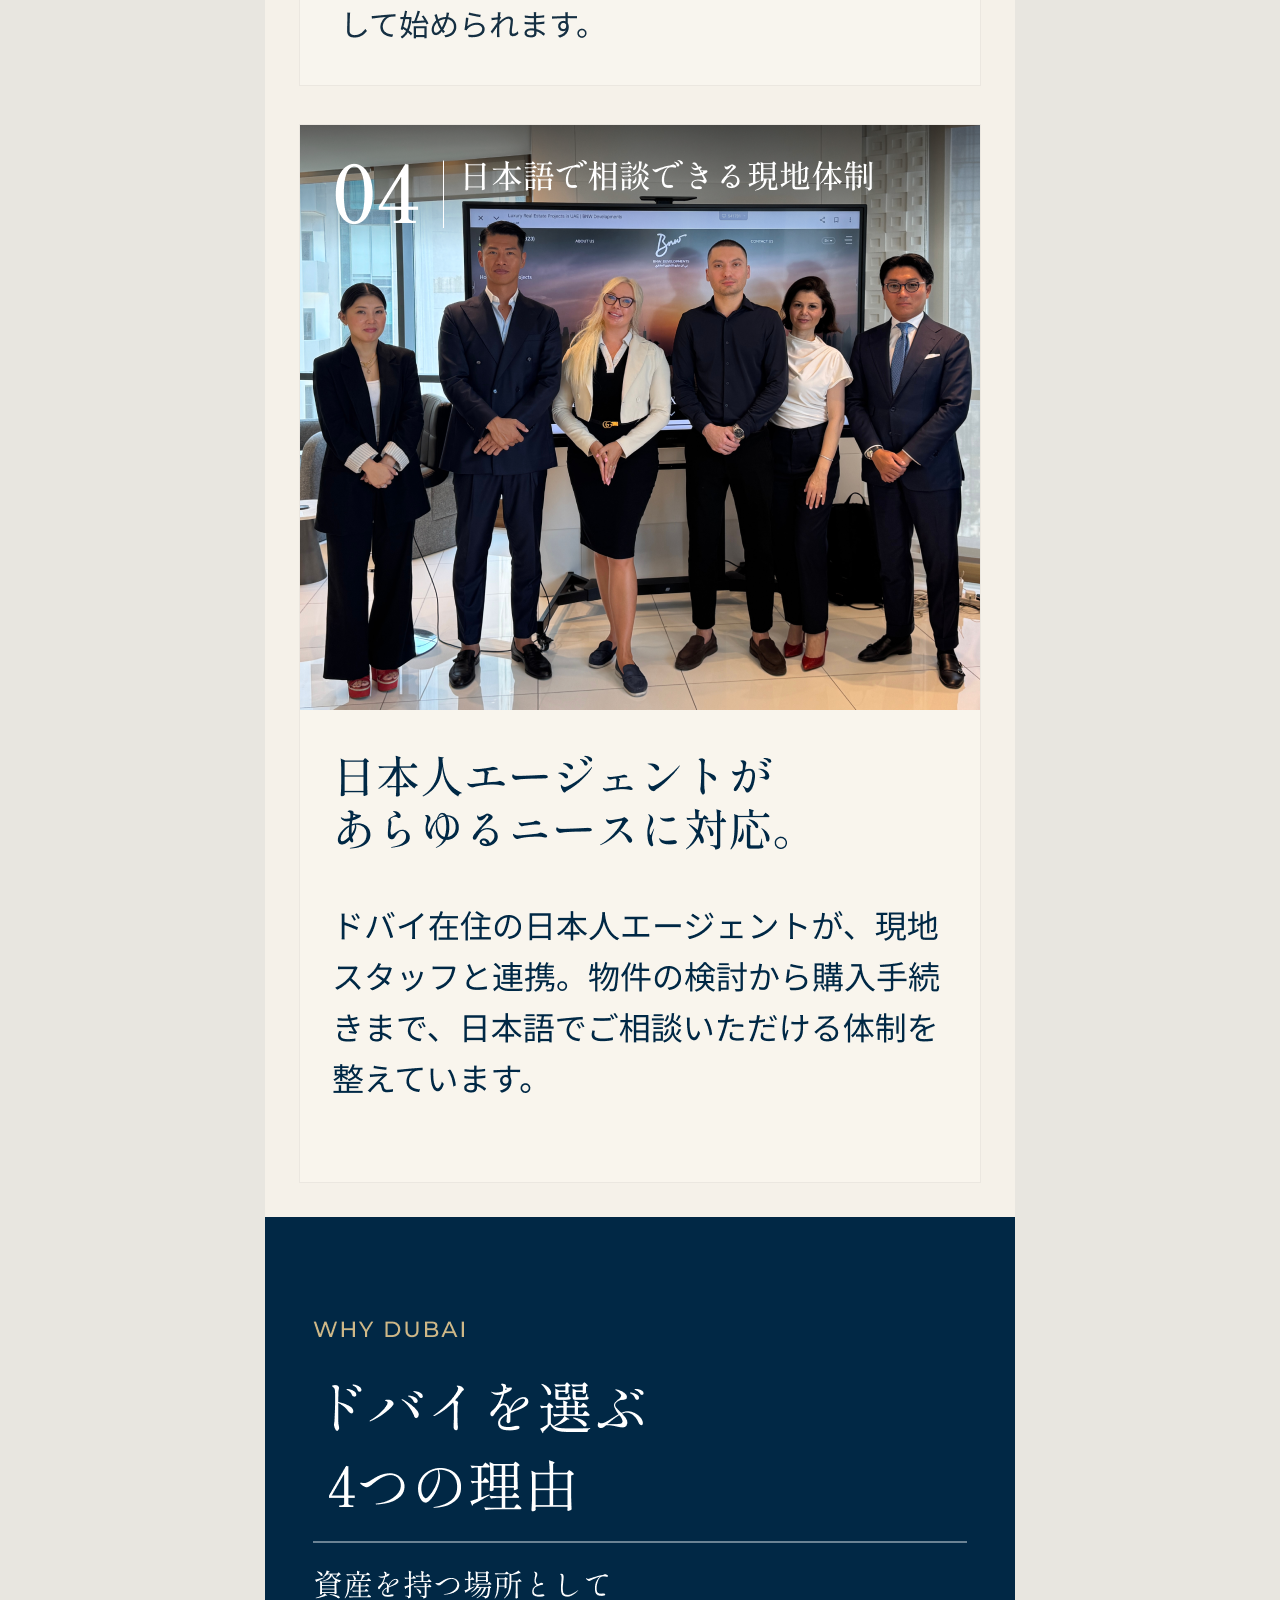
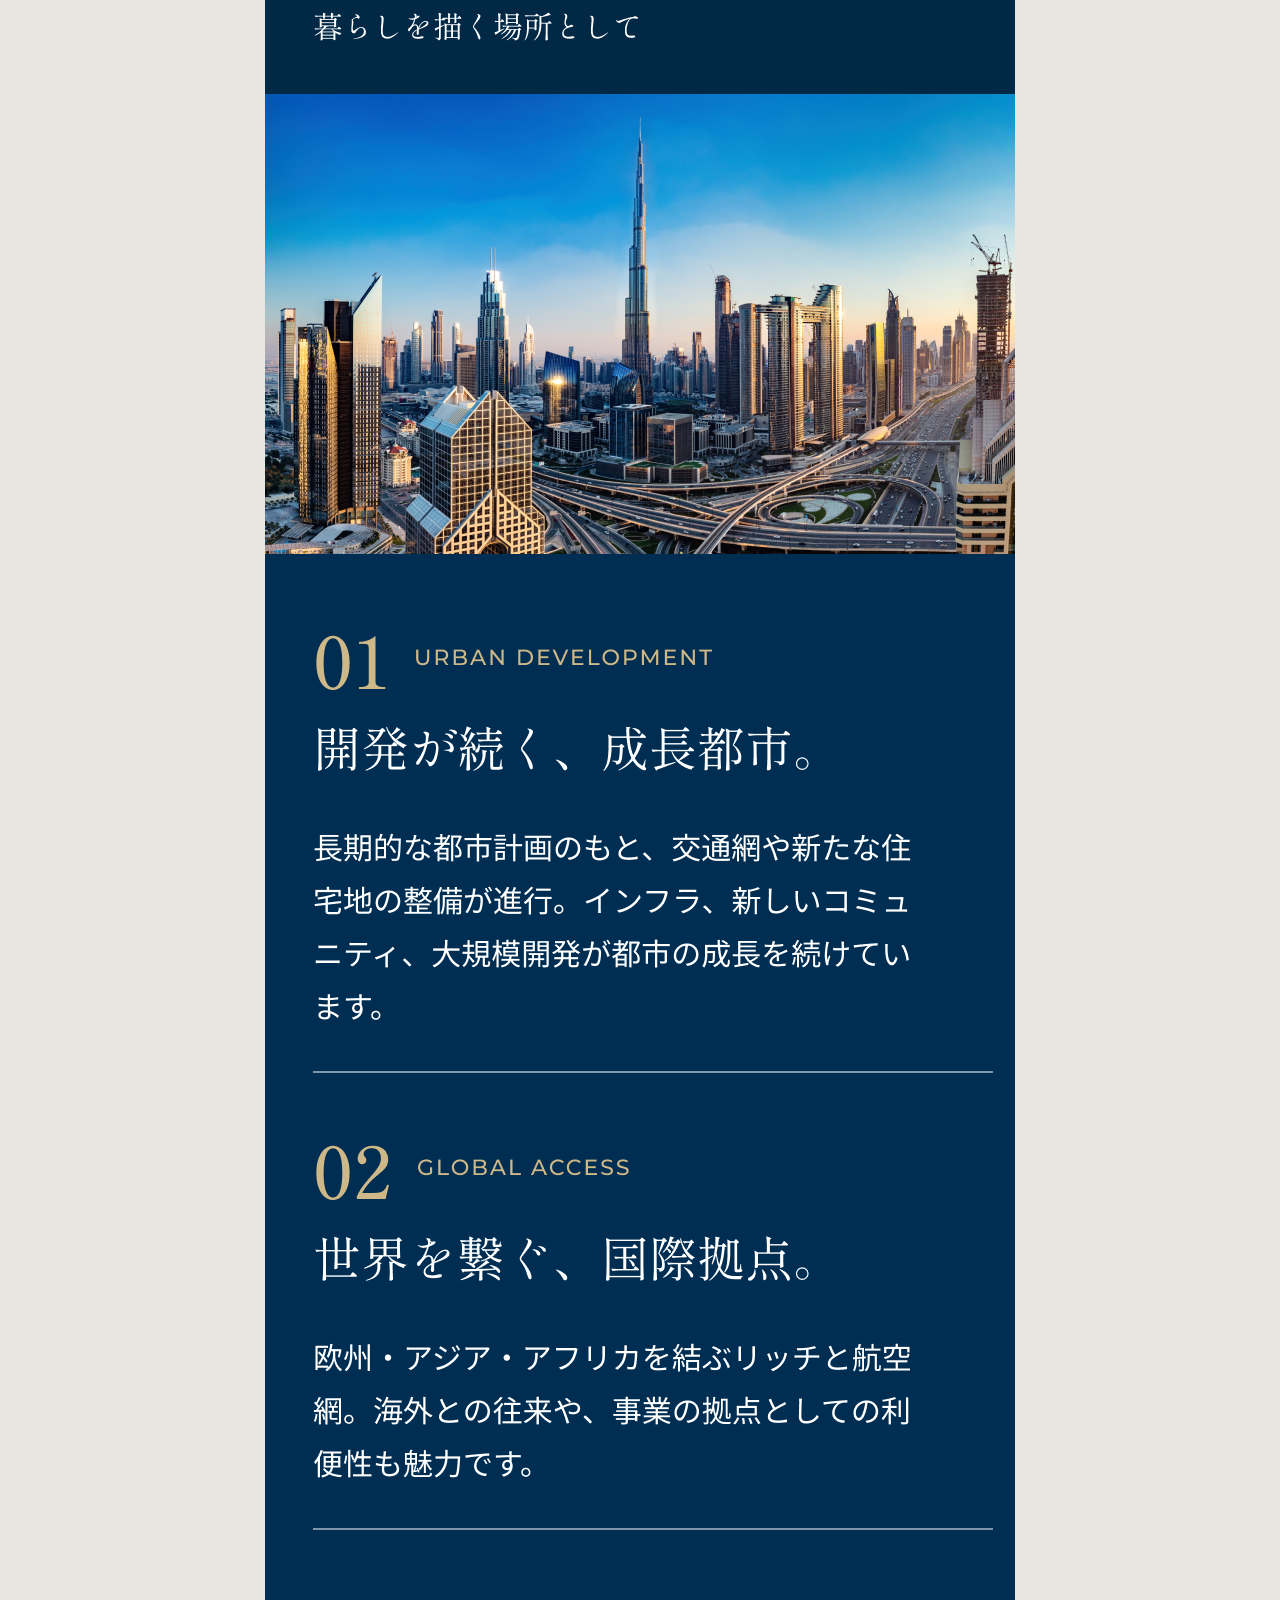
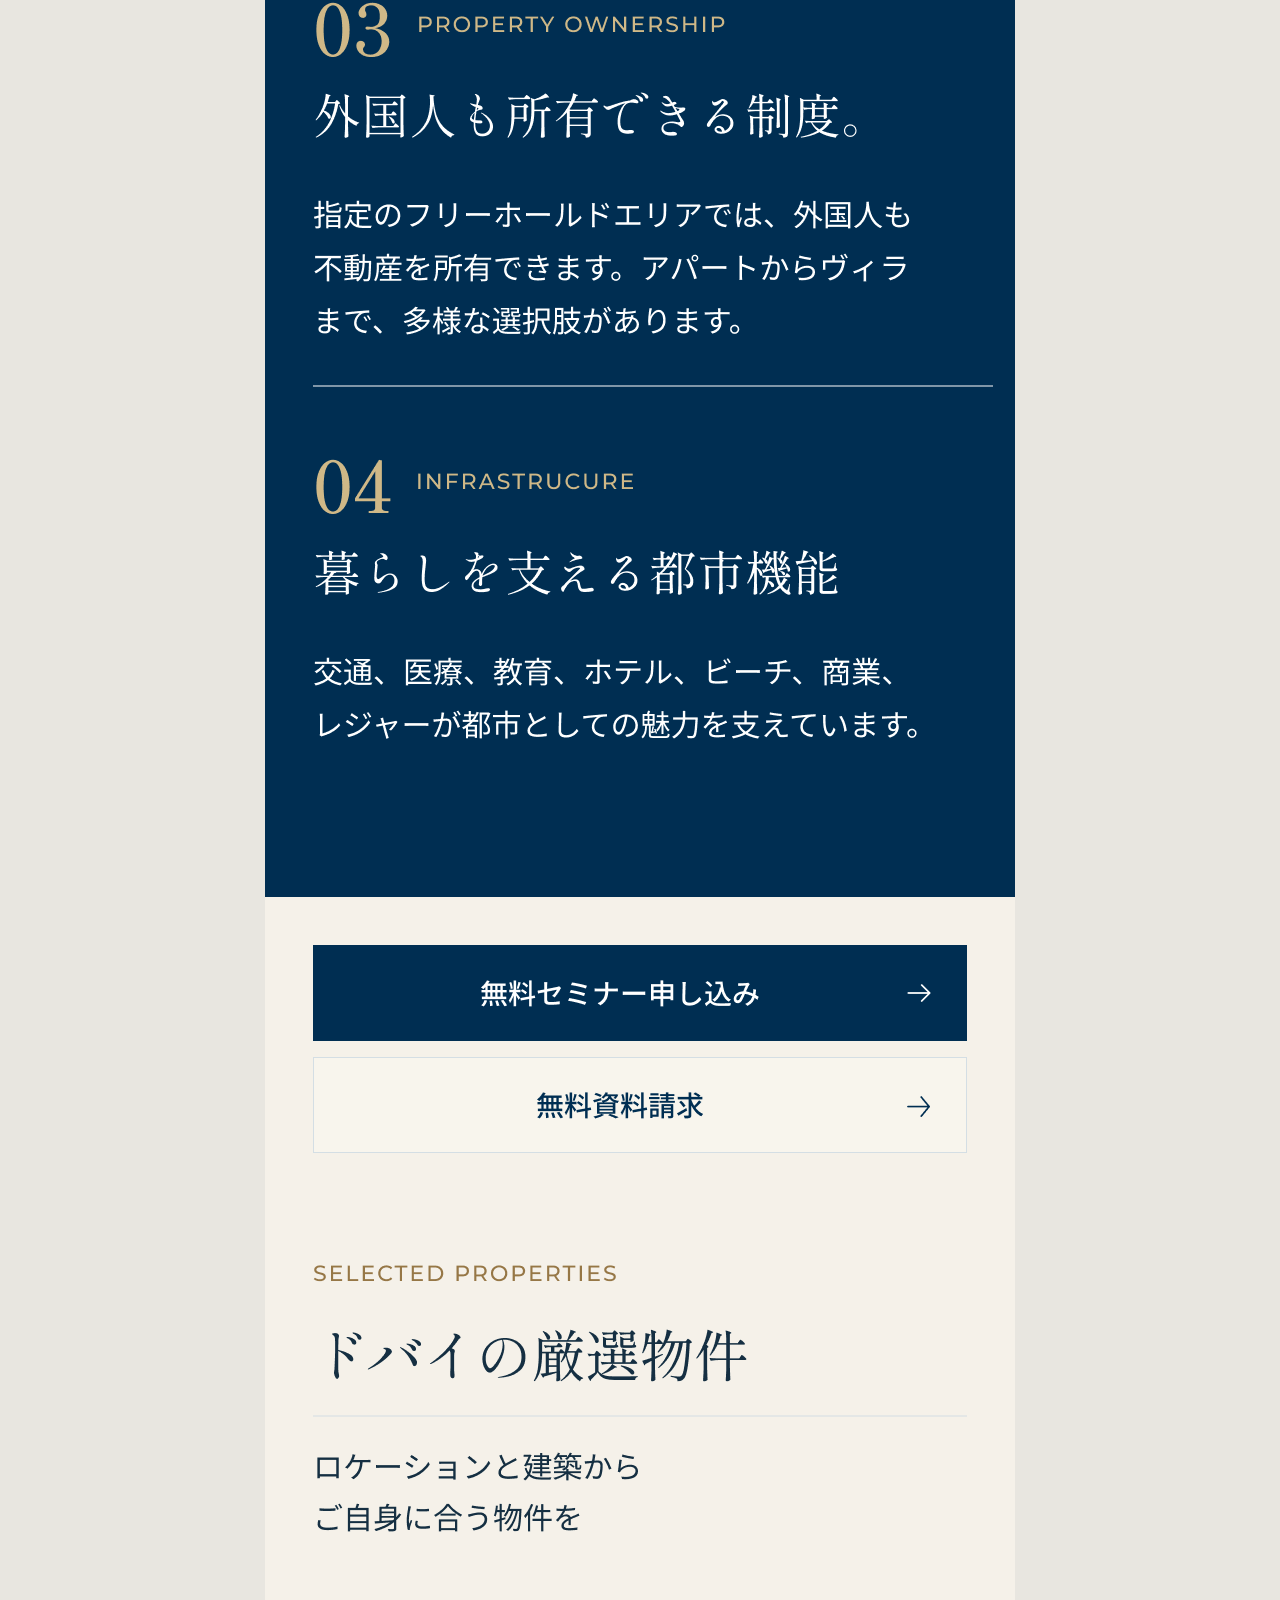
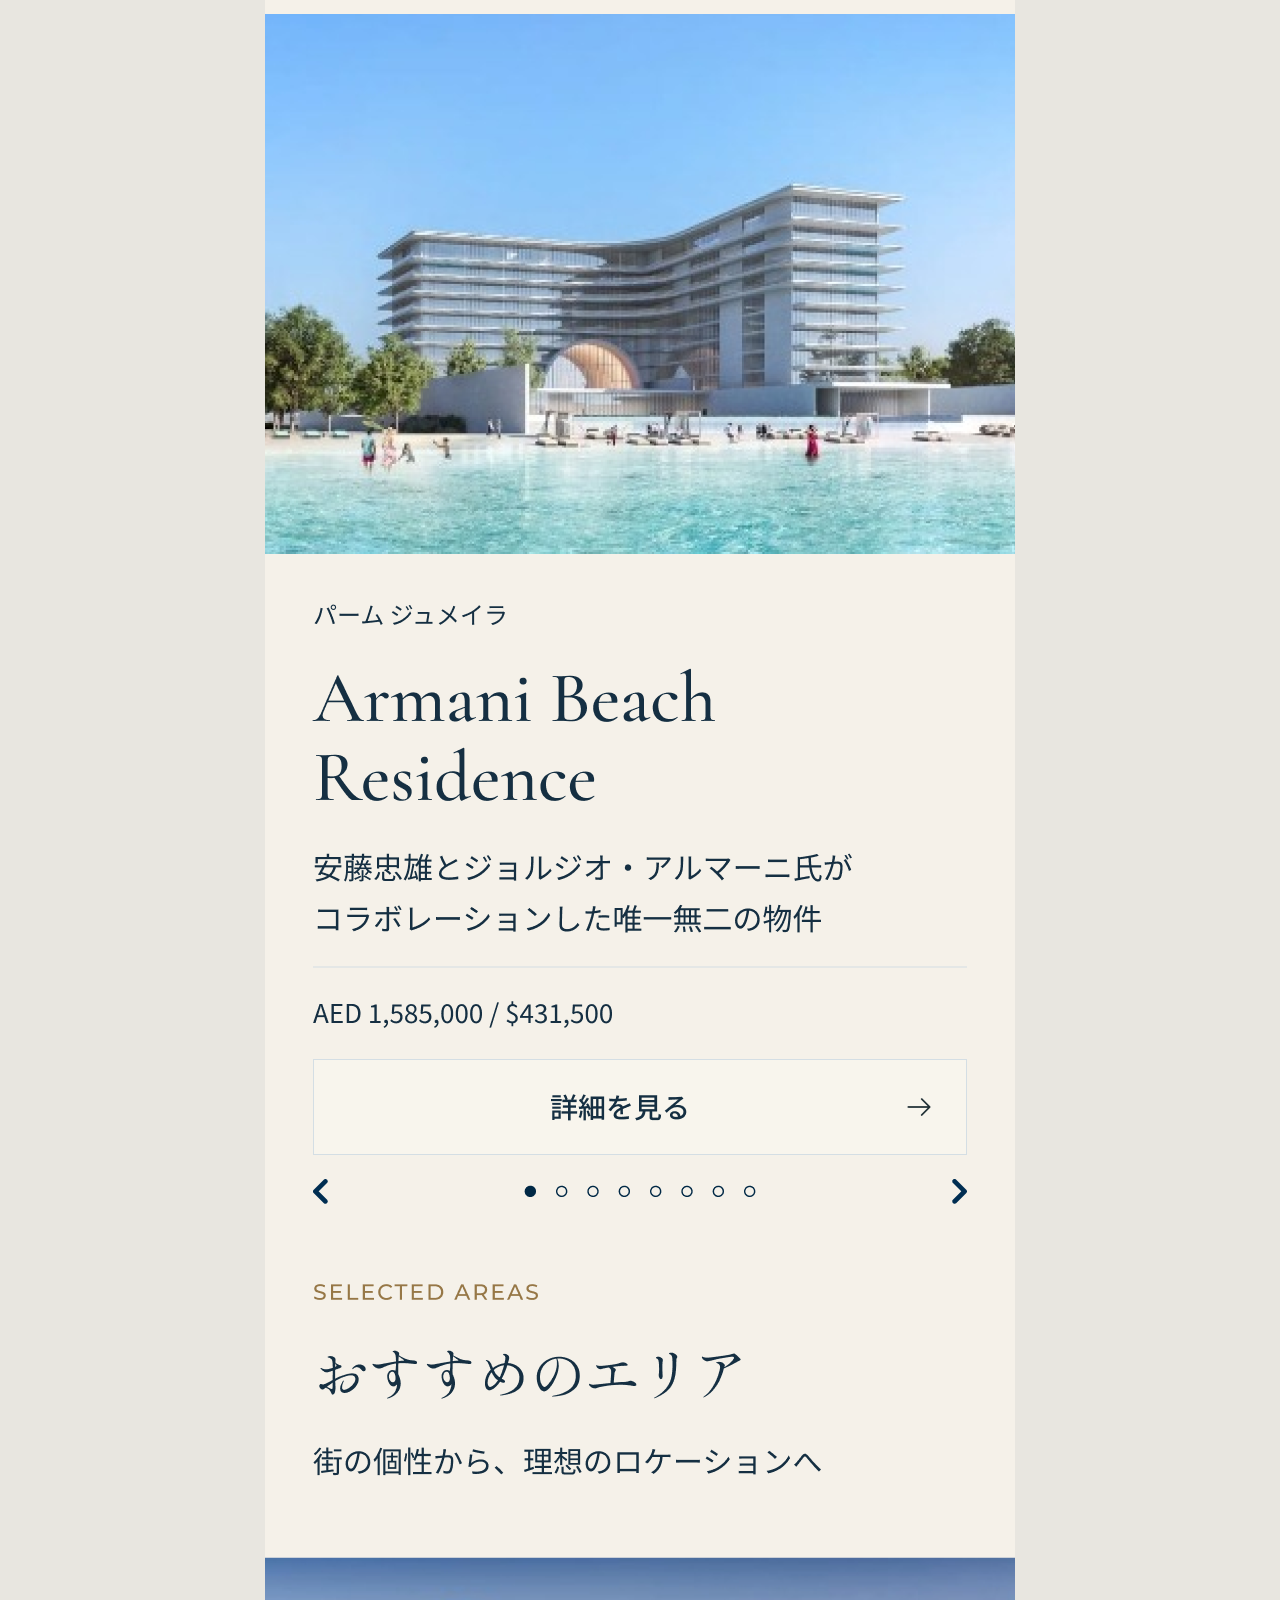
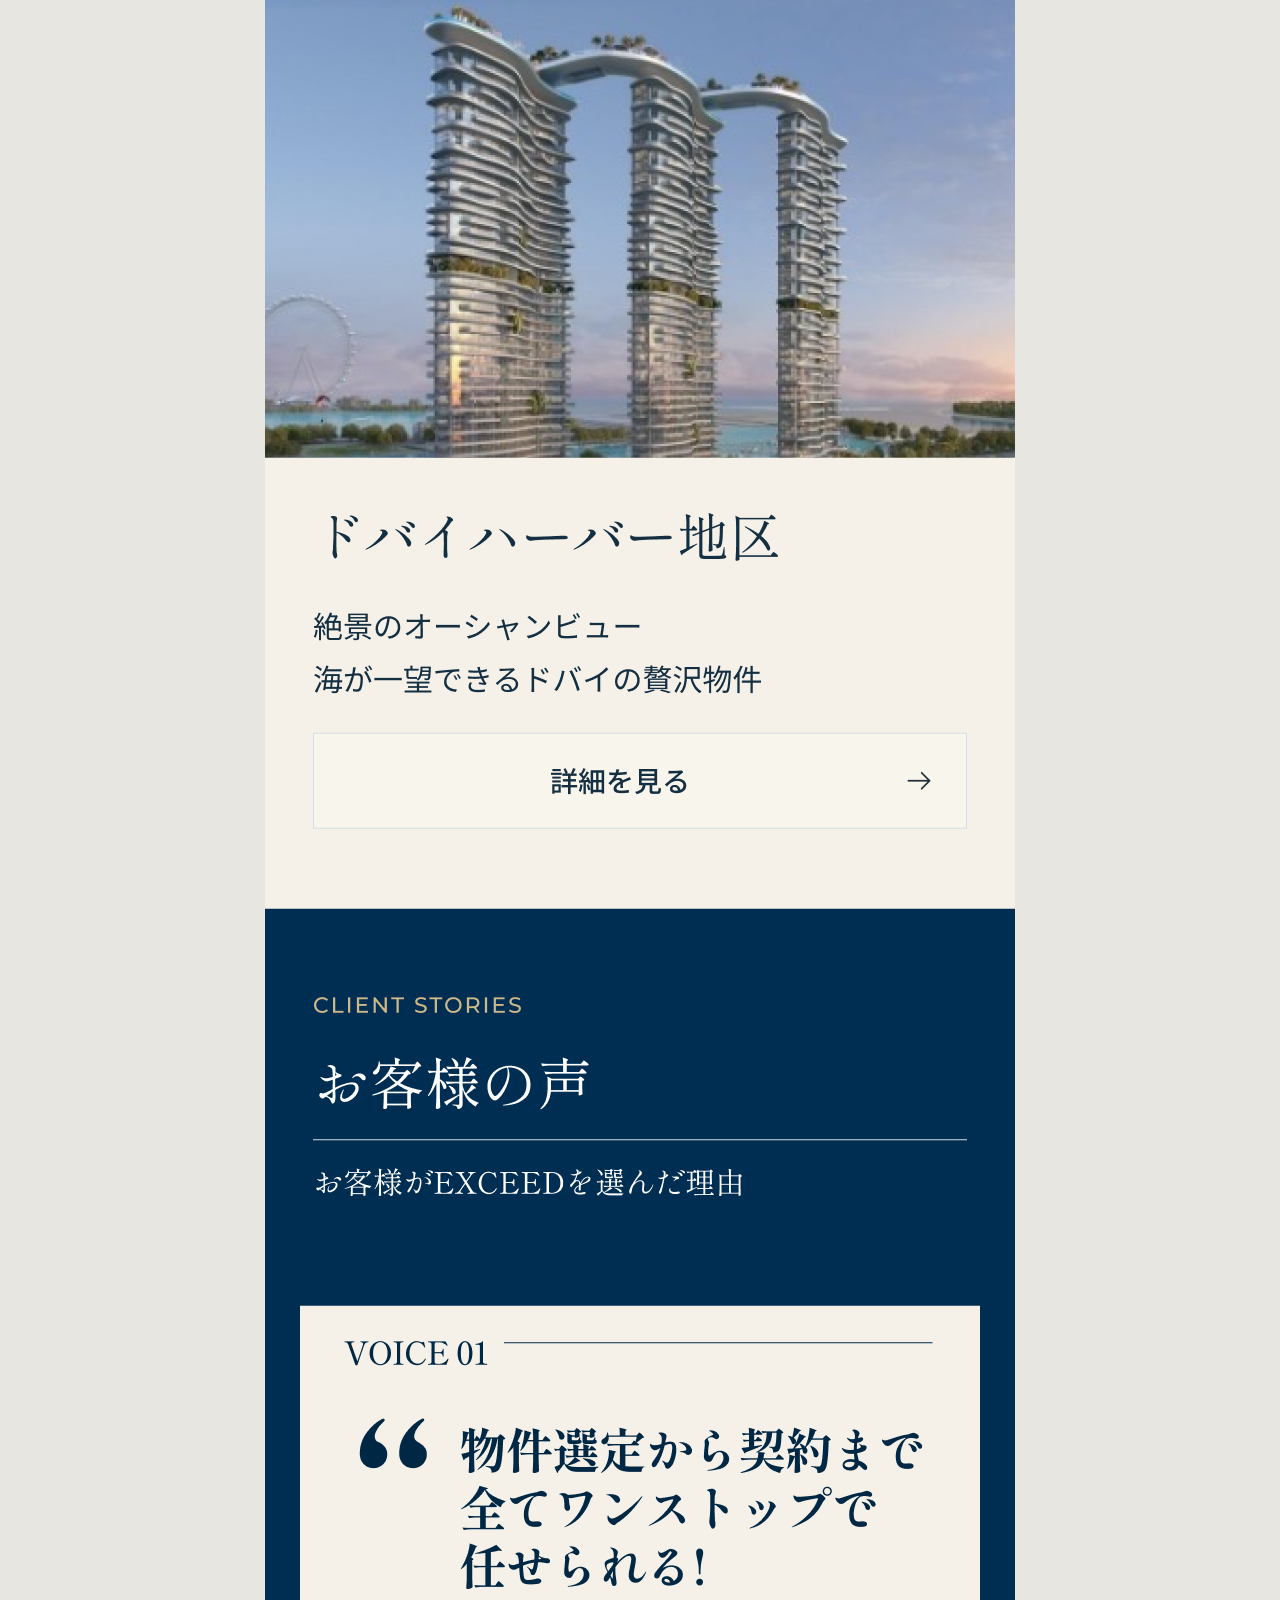
<file: references/agency/pattern-2.html>
<!doctype html><html lang="en"><meta charset="utf-8"><meta name="viewport" content="width=device-width,initial-scale=1"><title>EXCEED — Agency design 2稿</title><style>*{box-sizing:border-box}body{margin:0;background:#e8e6e0;color:#173544;font-family:system-ui,sans-serif}header{padding:16px 24px;background:#faf9f5;display:flex;align-items:center;justify-content:space-between;gap:20px;font-size:13px}header span{font-size:11px;color:#687779}a{color:inherit;text-underline-offset:4px}main{max-width:750px;margin:24px auto}img{display:block;width:100%;height:auto}@media(max-width:750px){main{margin:0}header{padding:14px;font-size:12px}header span{display:none}}</style><header><div>EXCEED · Agency design 2稿 <span>Original design mockup</span></div><a href="pattern-3.html">View 3稿</a></header><main><img src="pattern-2.png" alt="Full EXCEED website design supplied by the marketing agency, revision 2"></main></html>
</file>
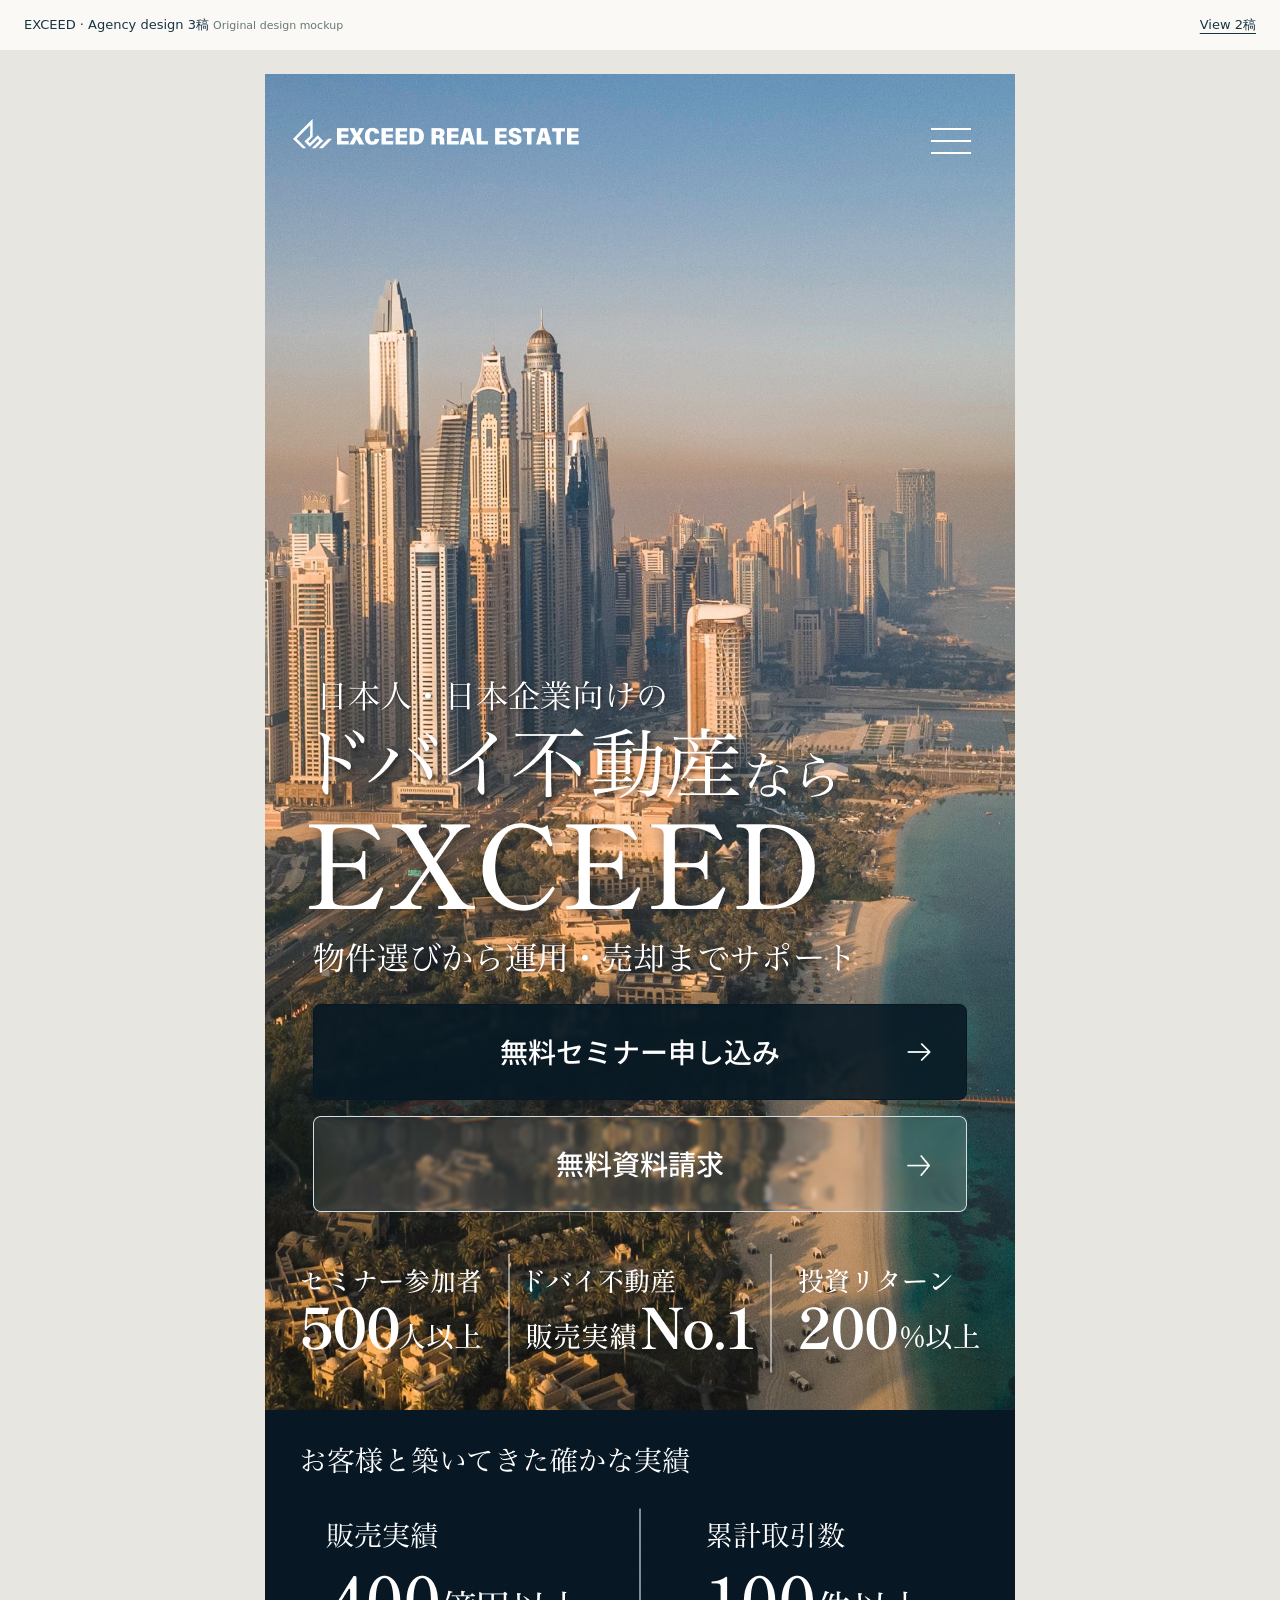
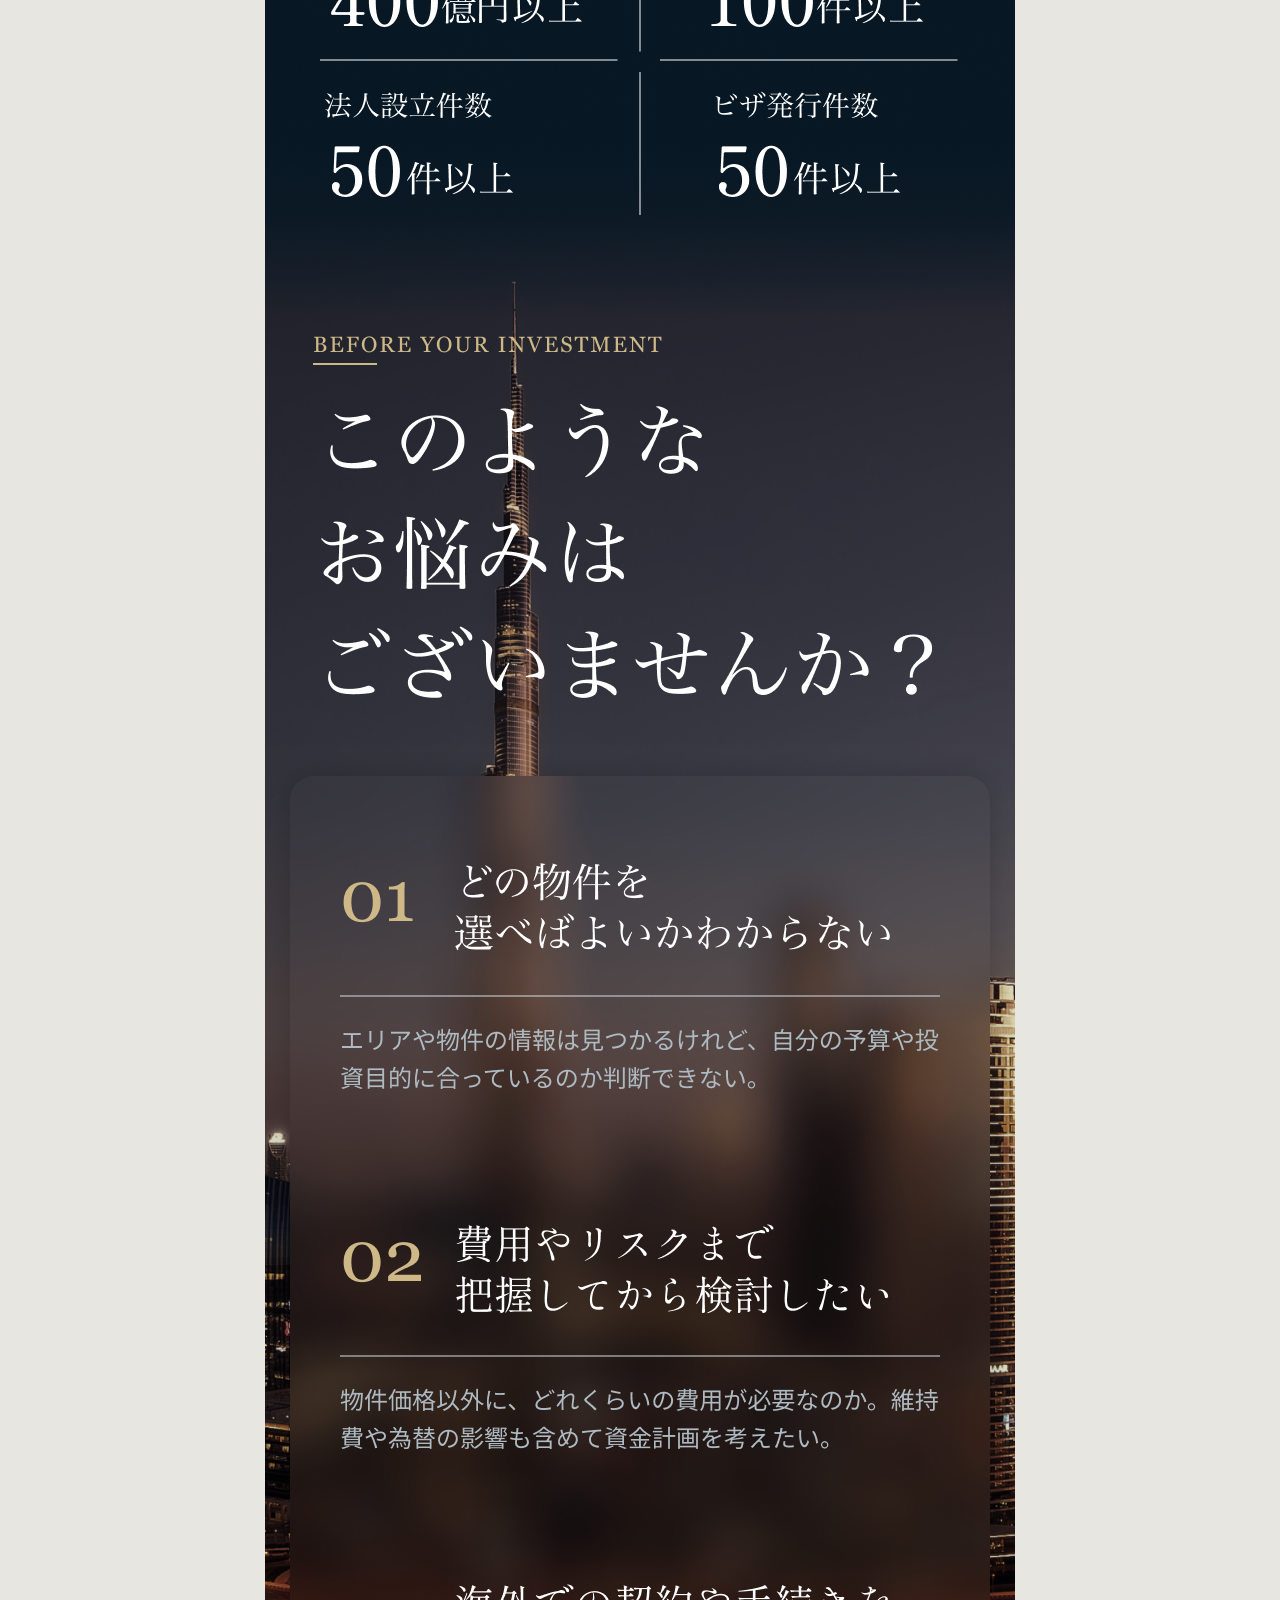
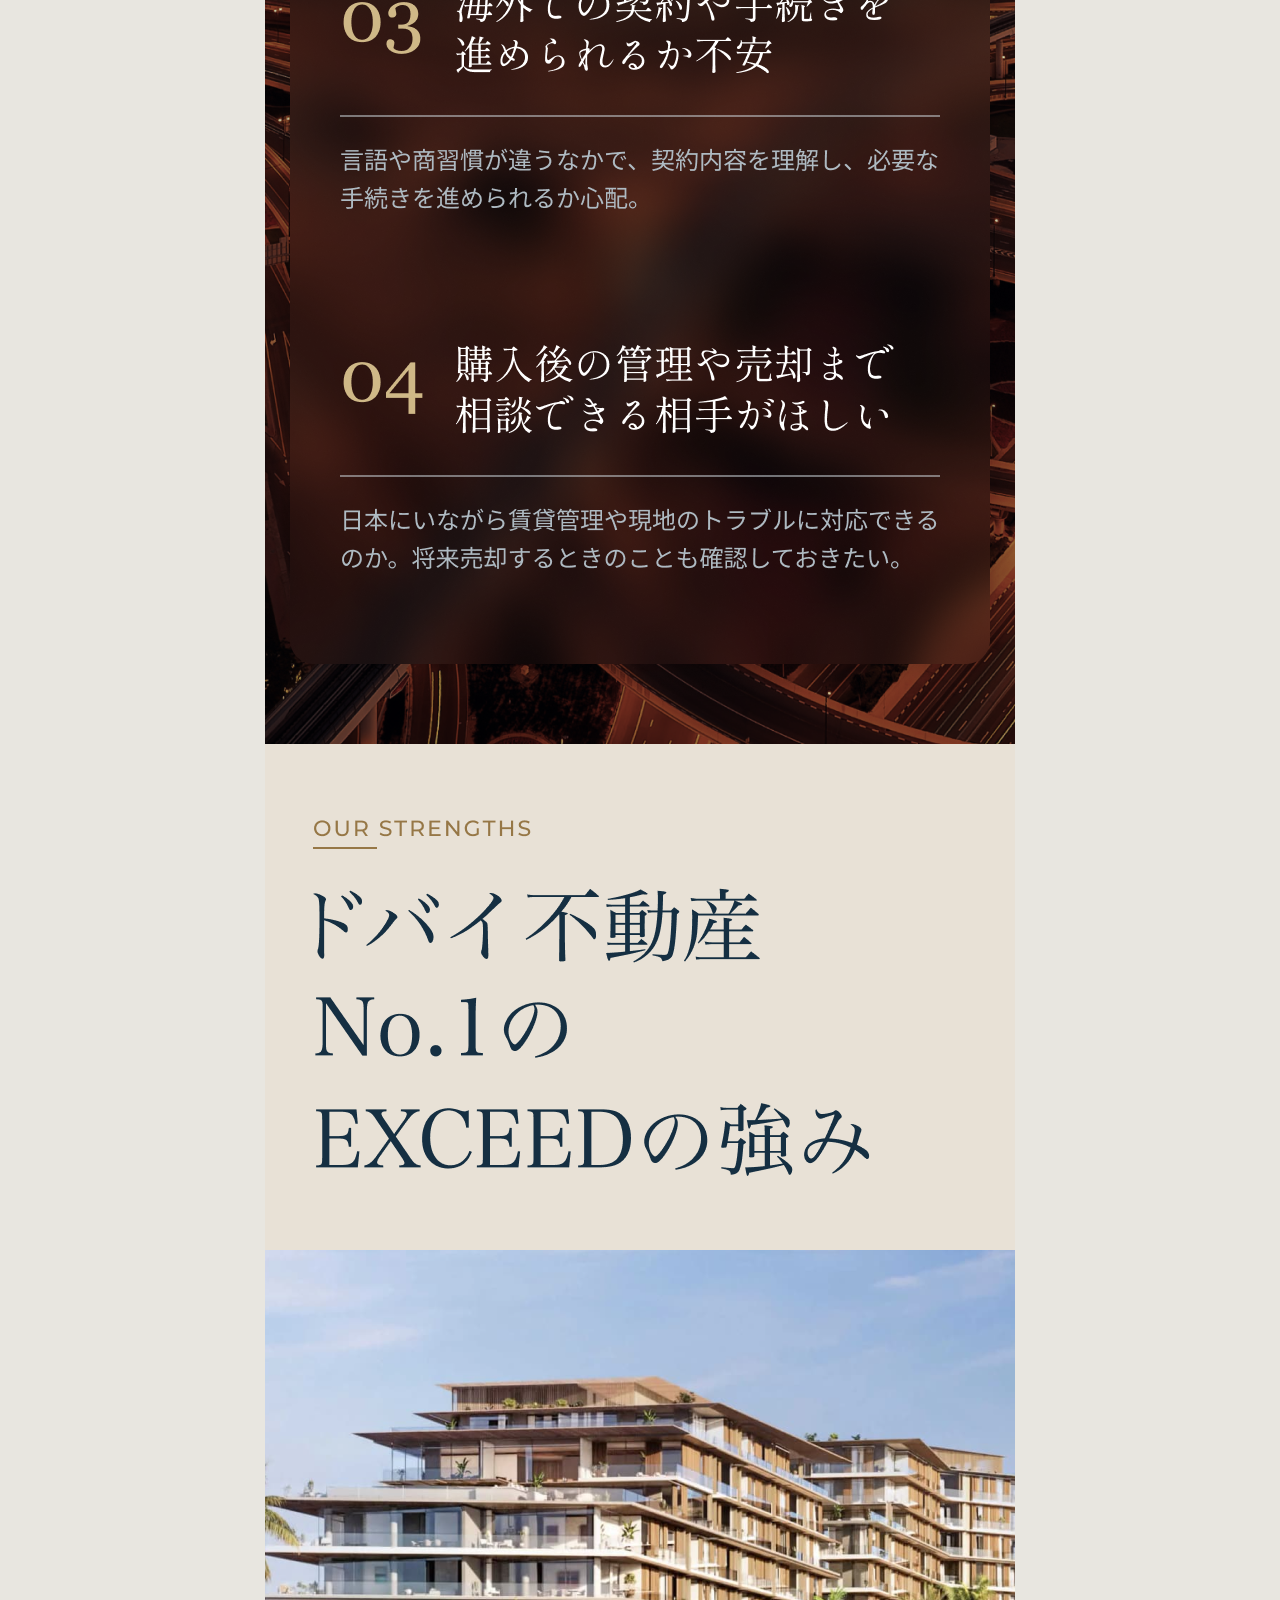
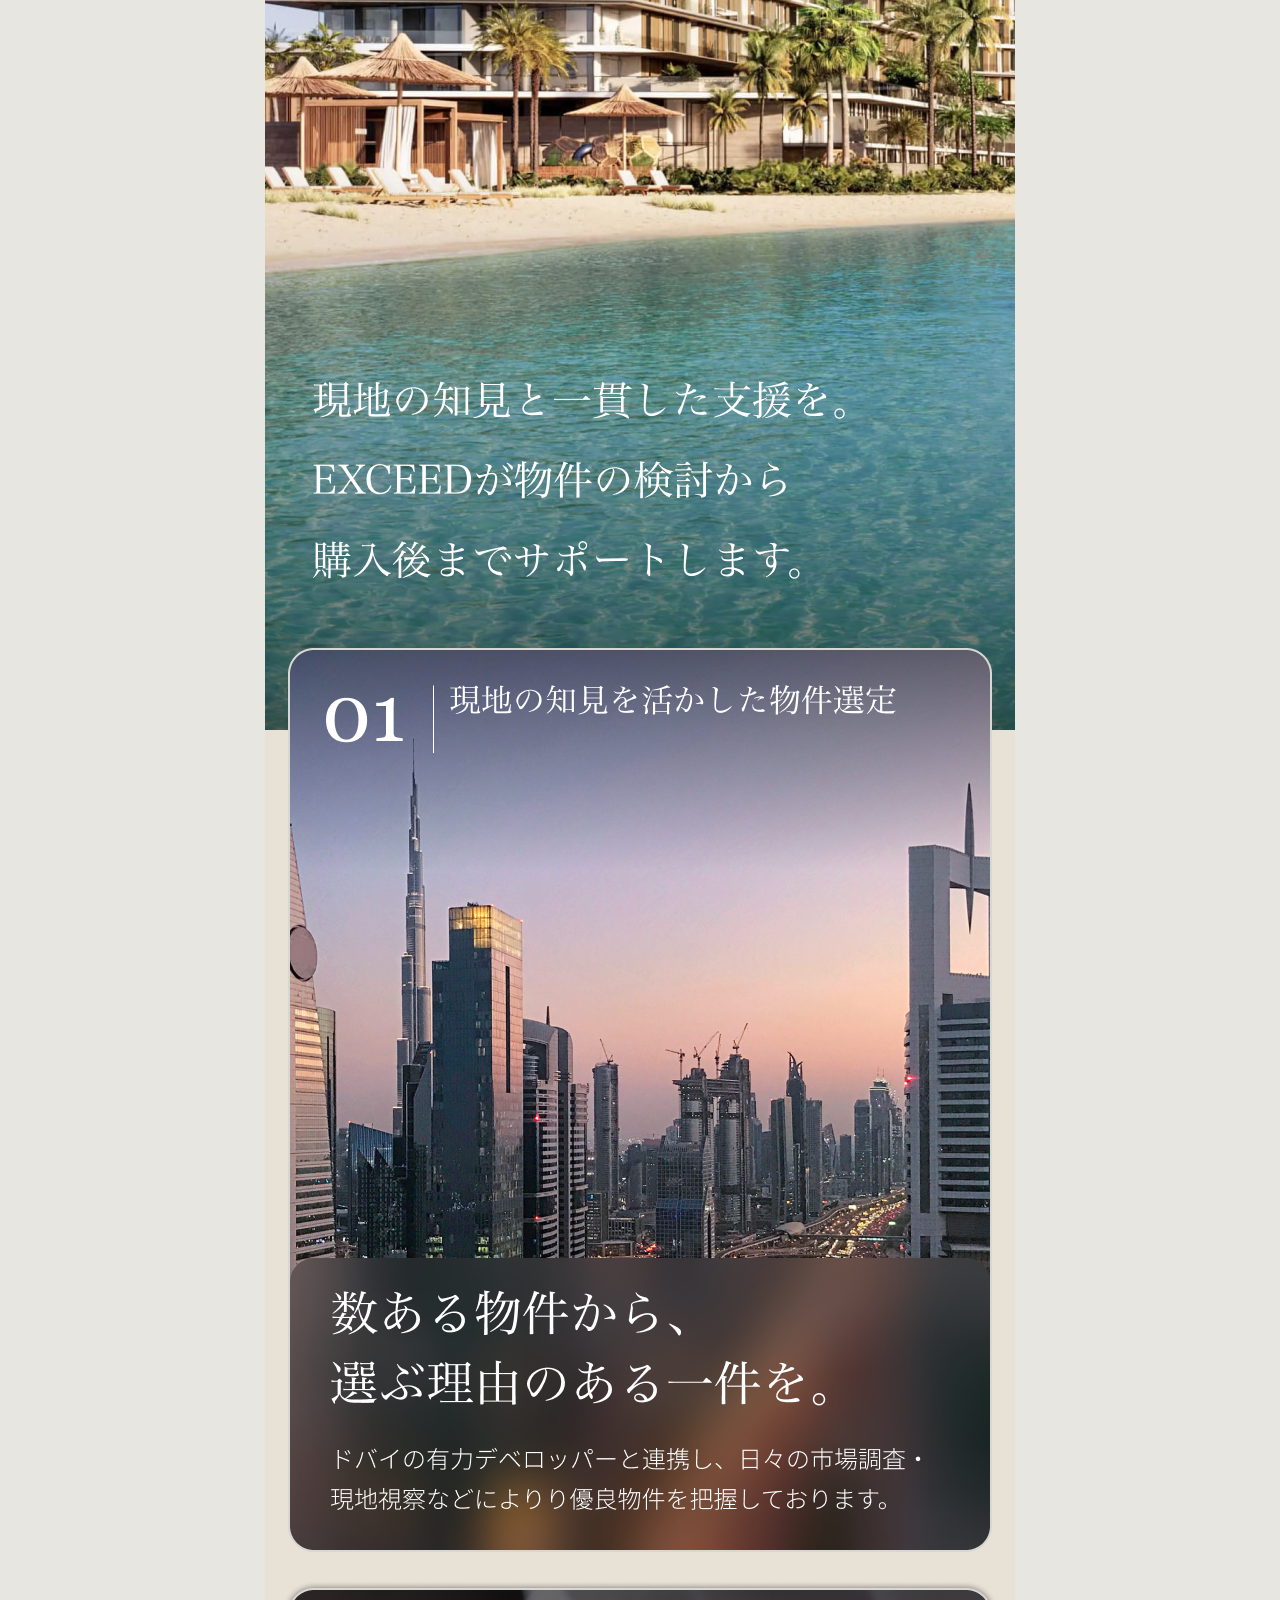
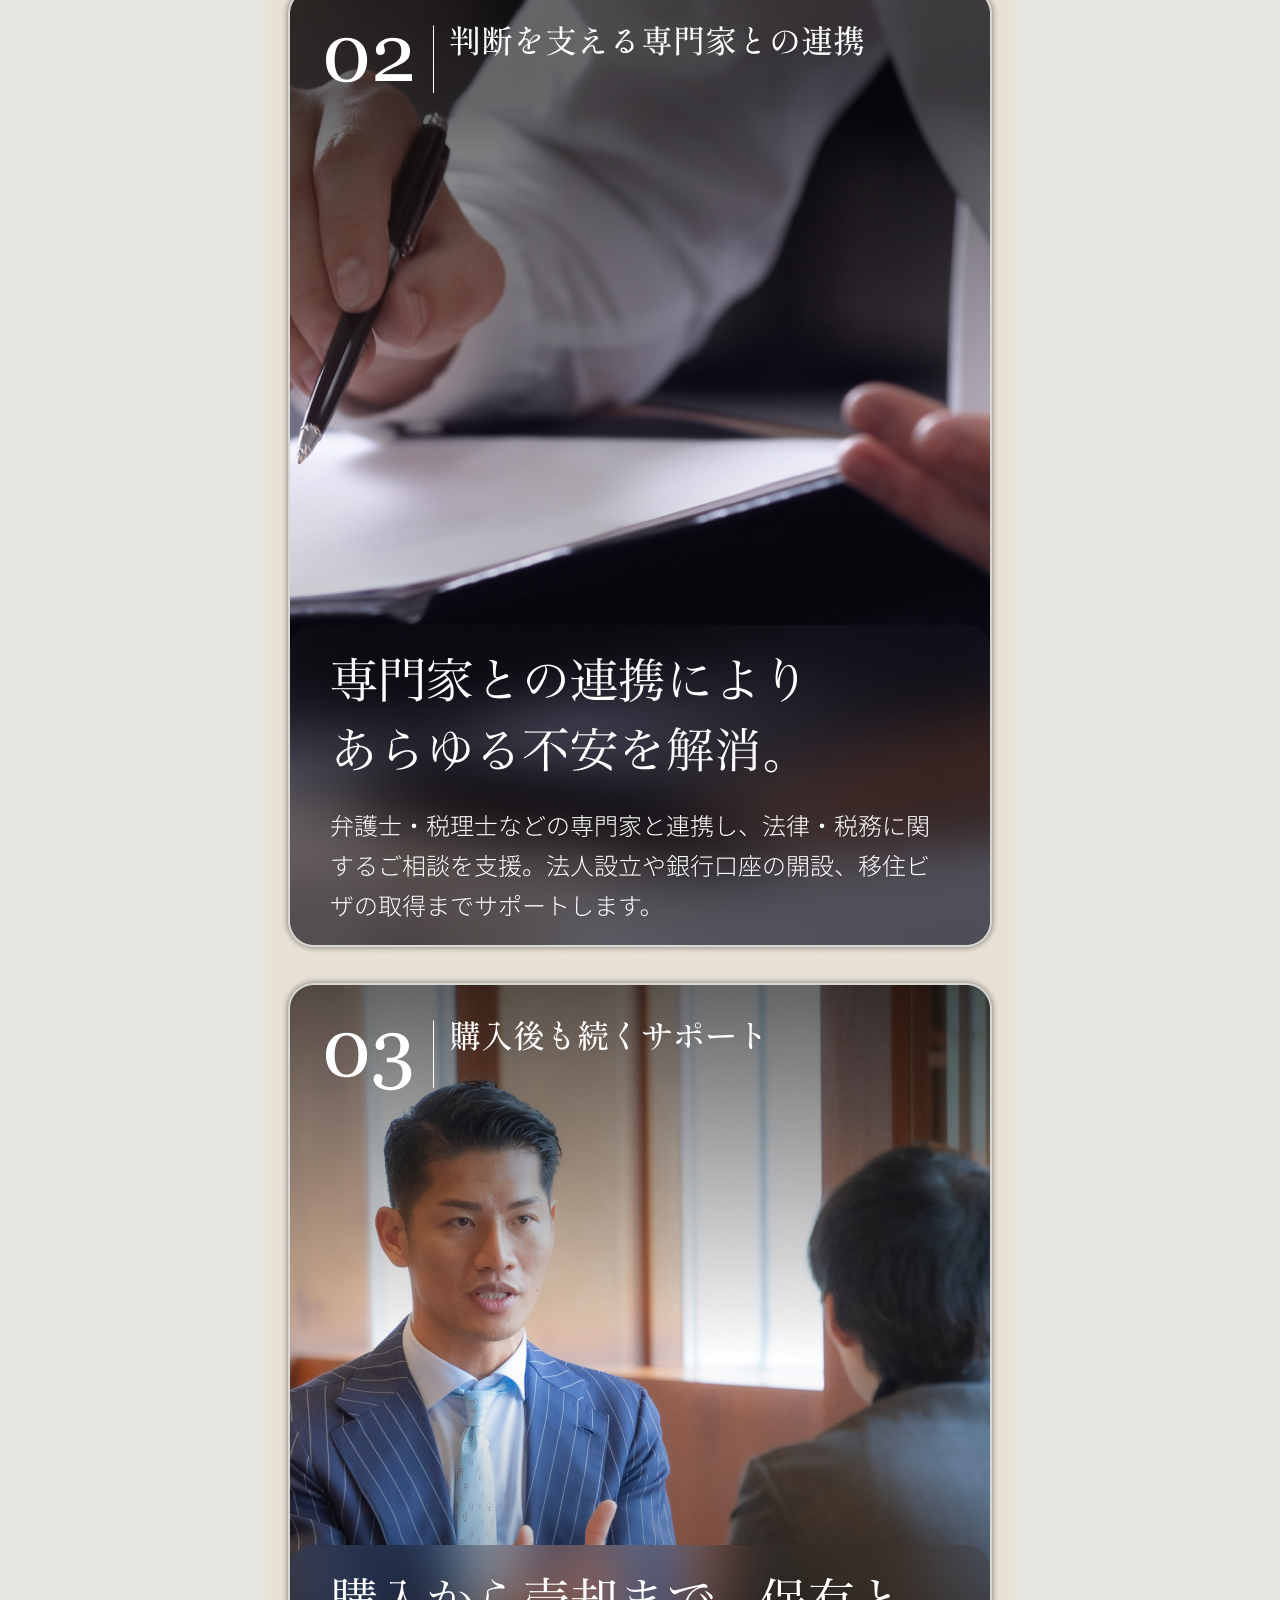
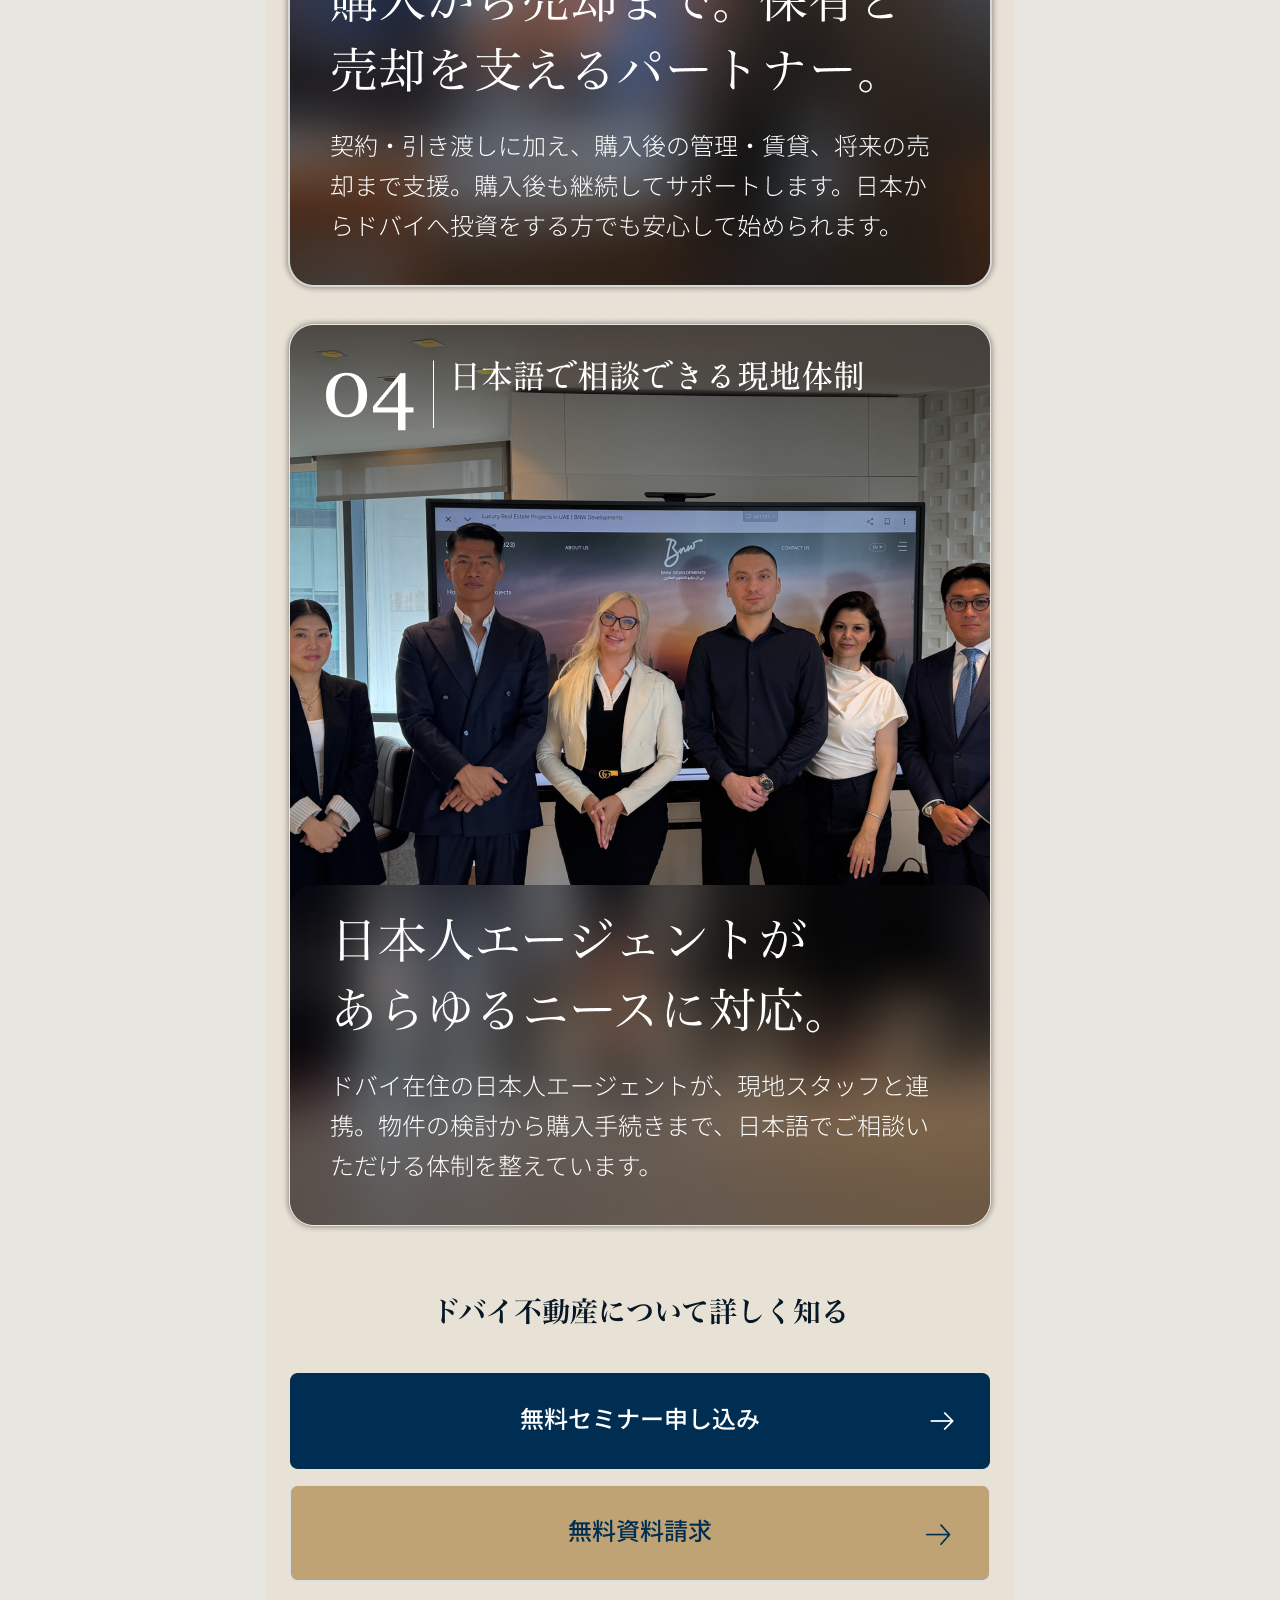
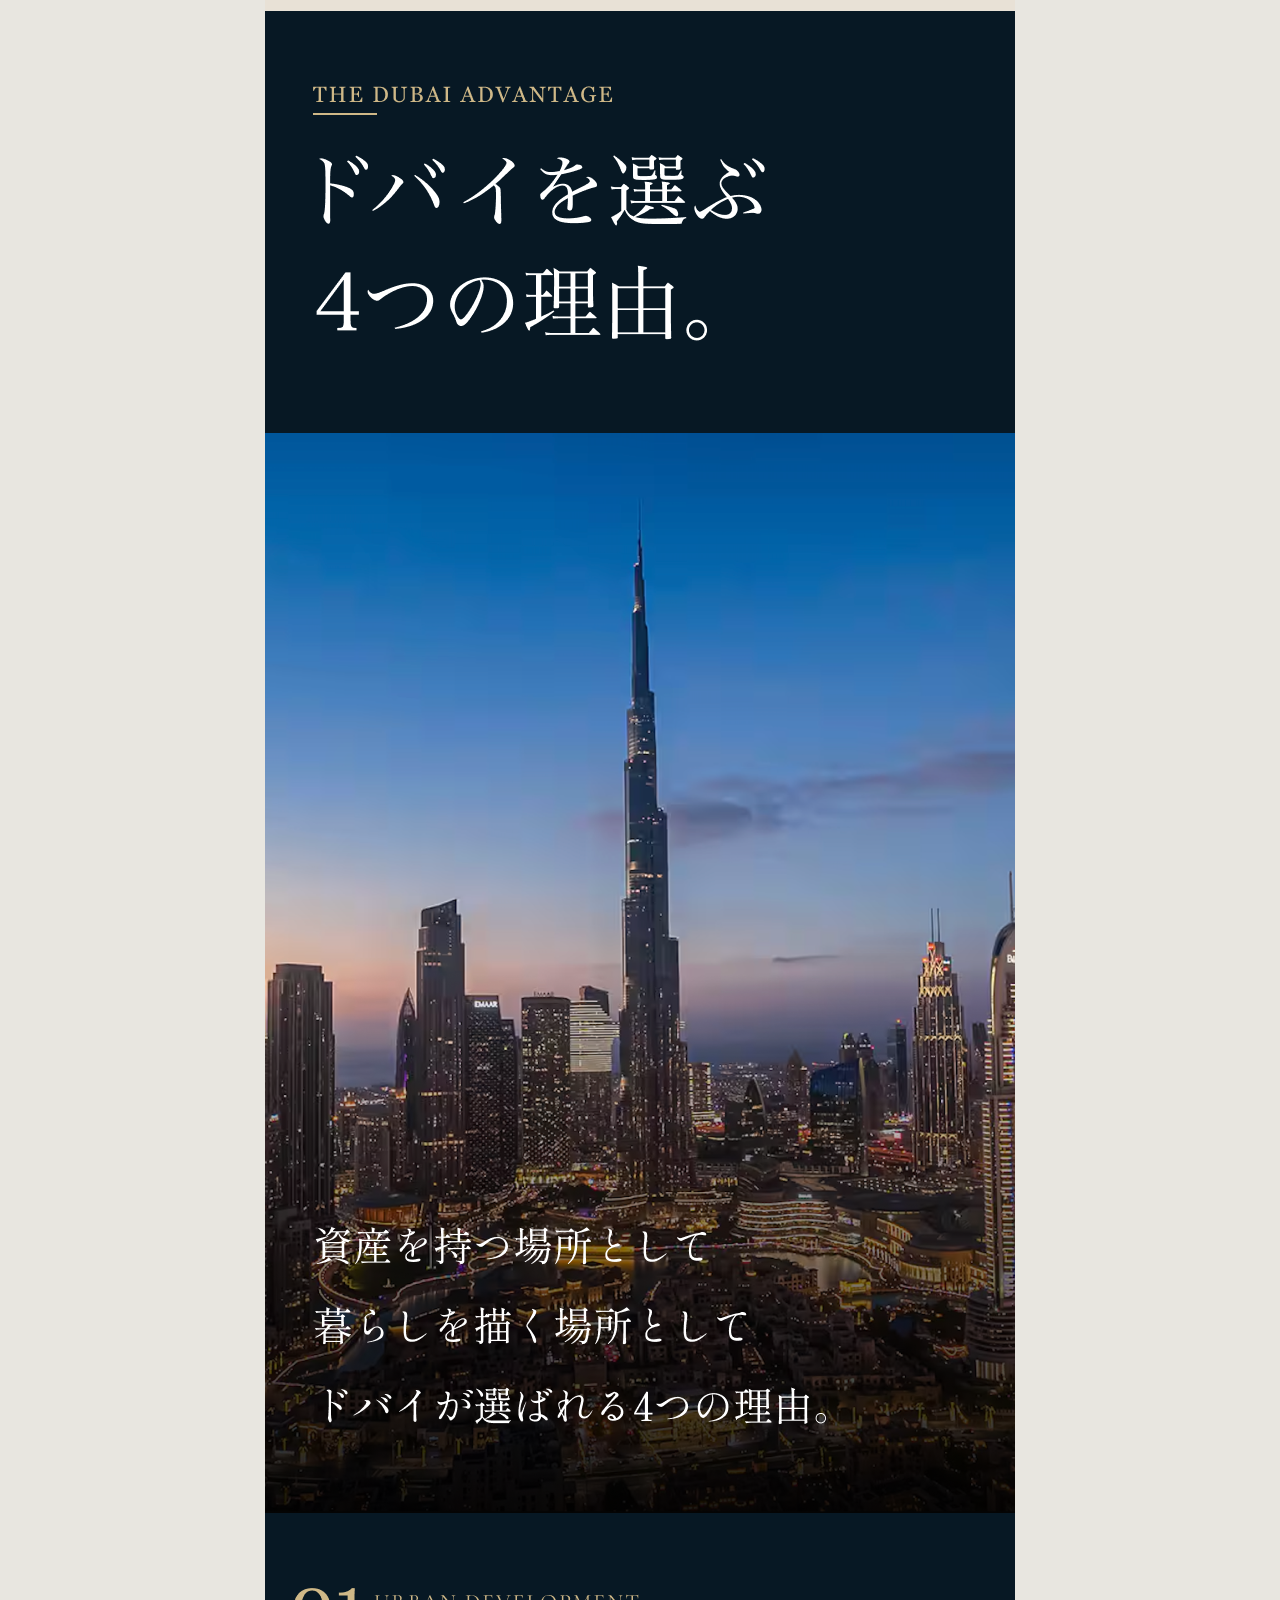
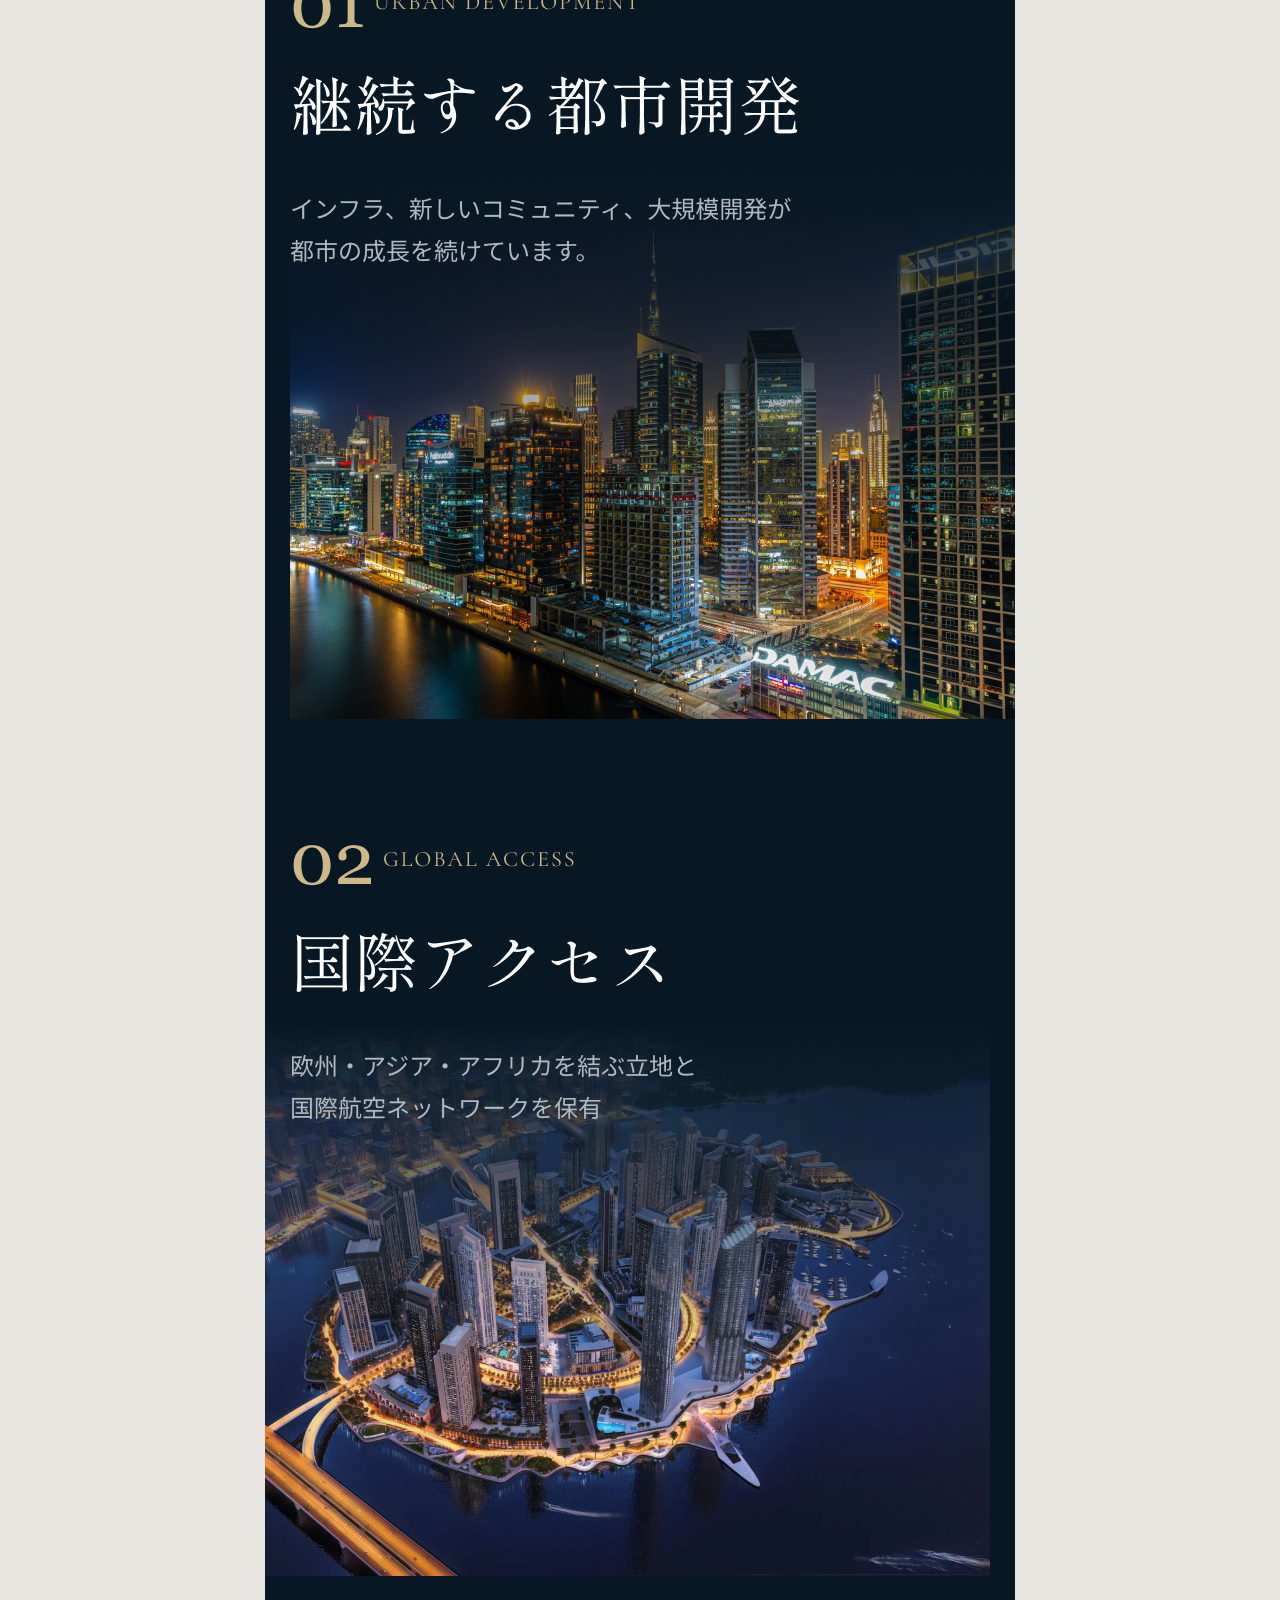
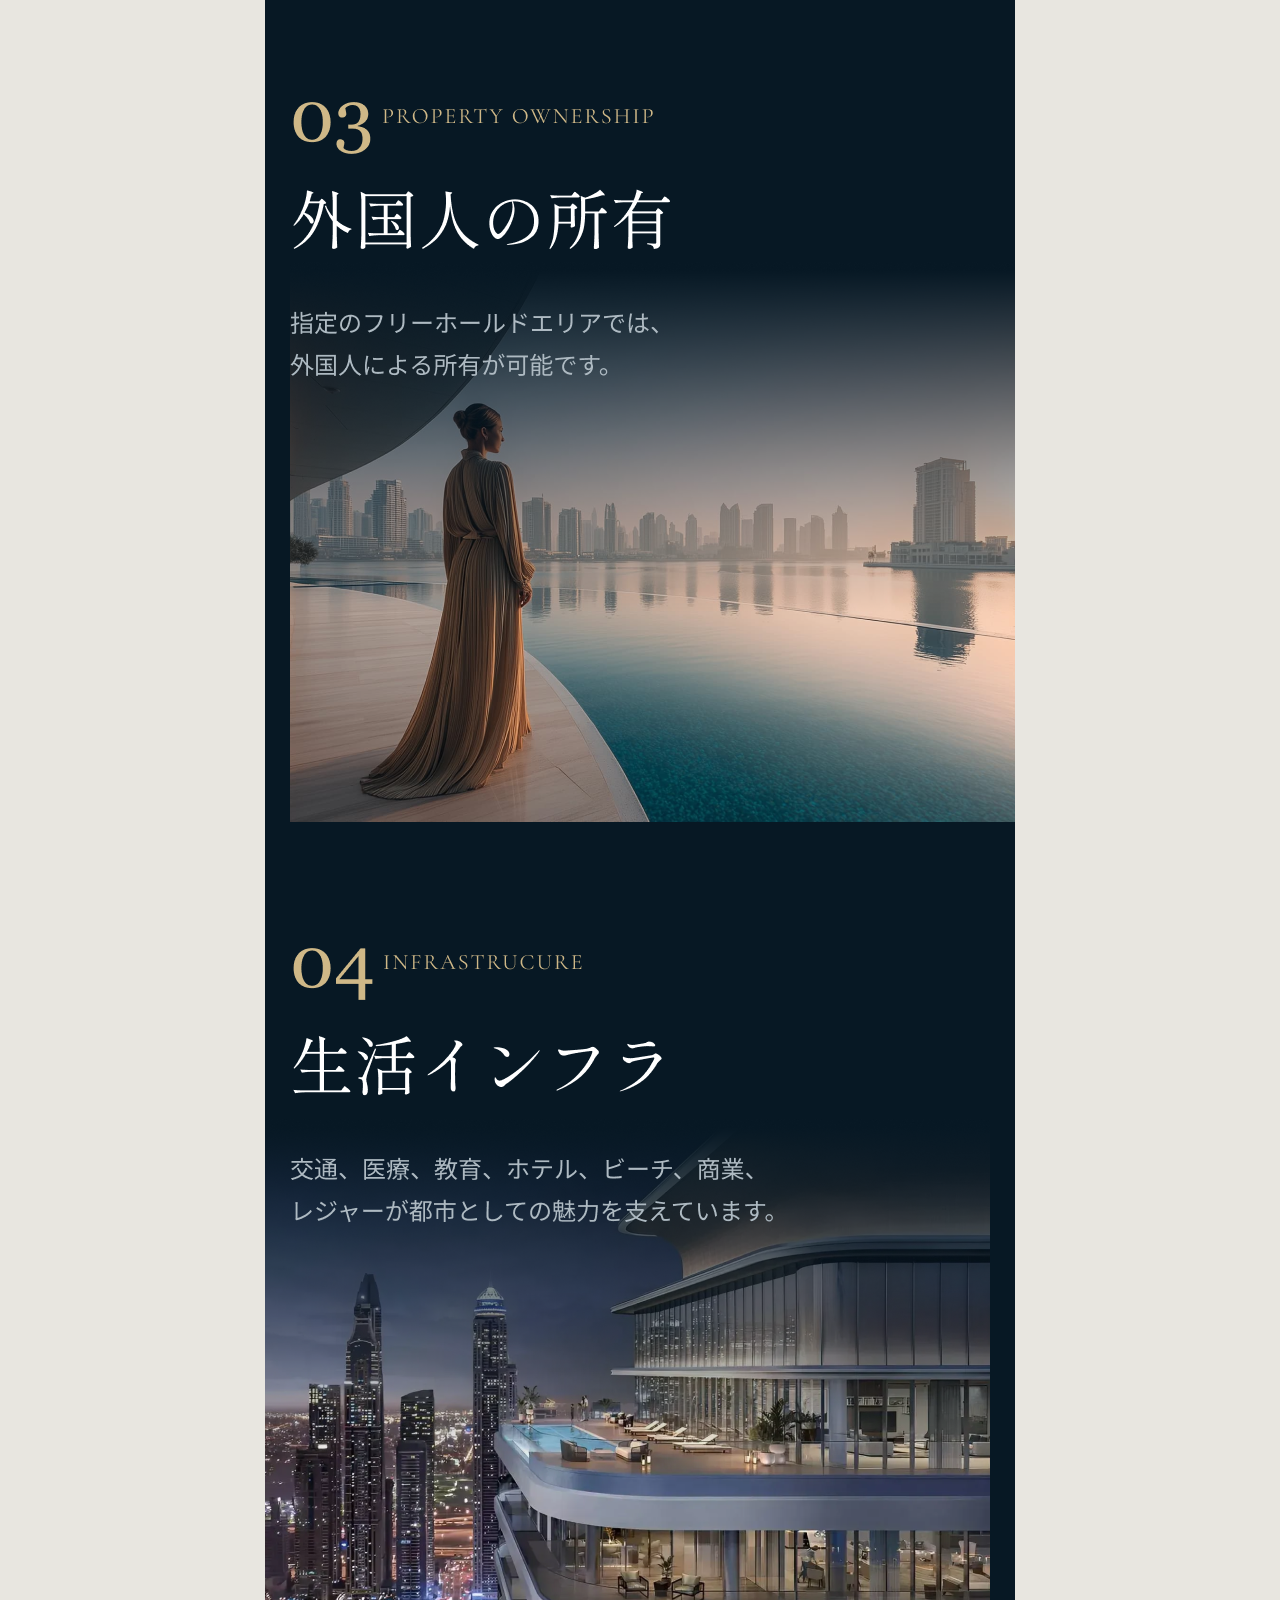
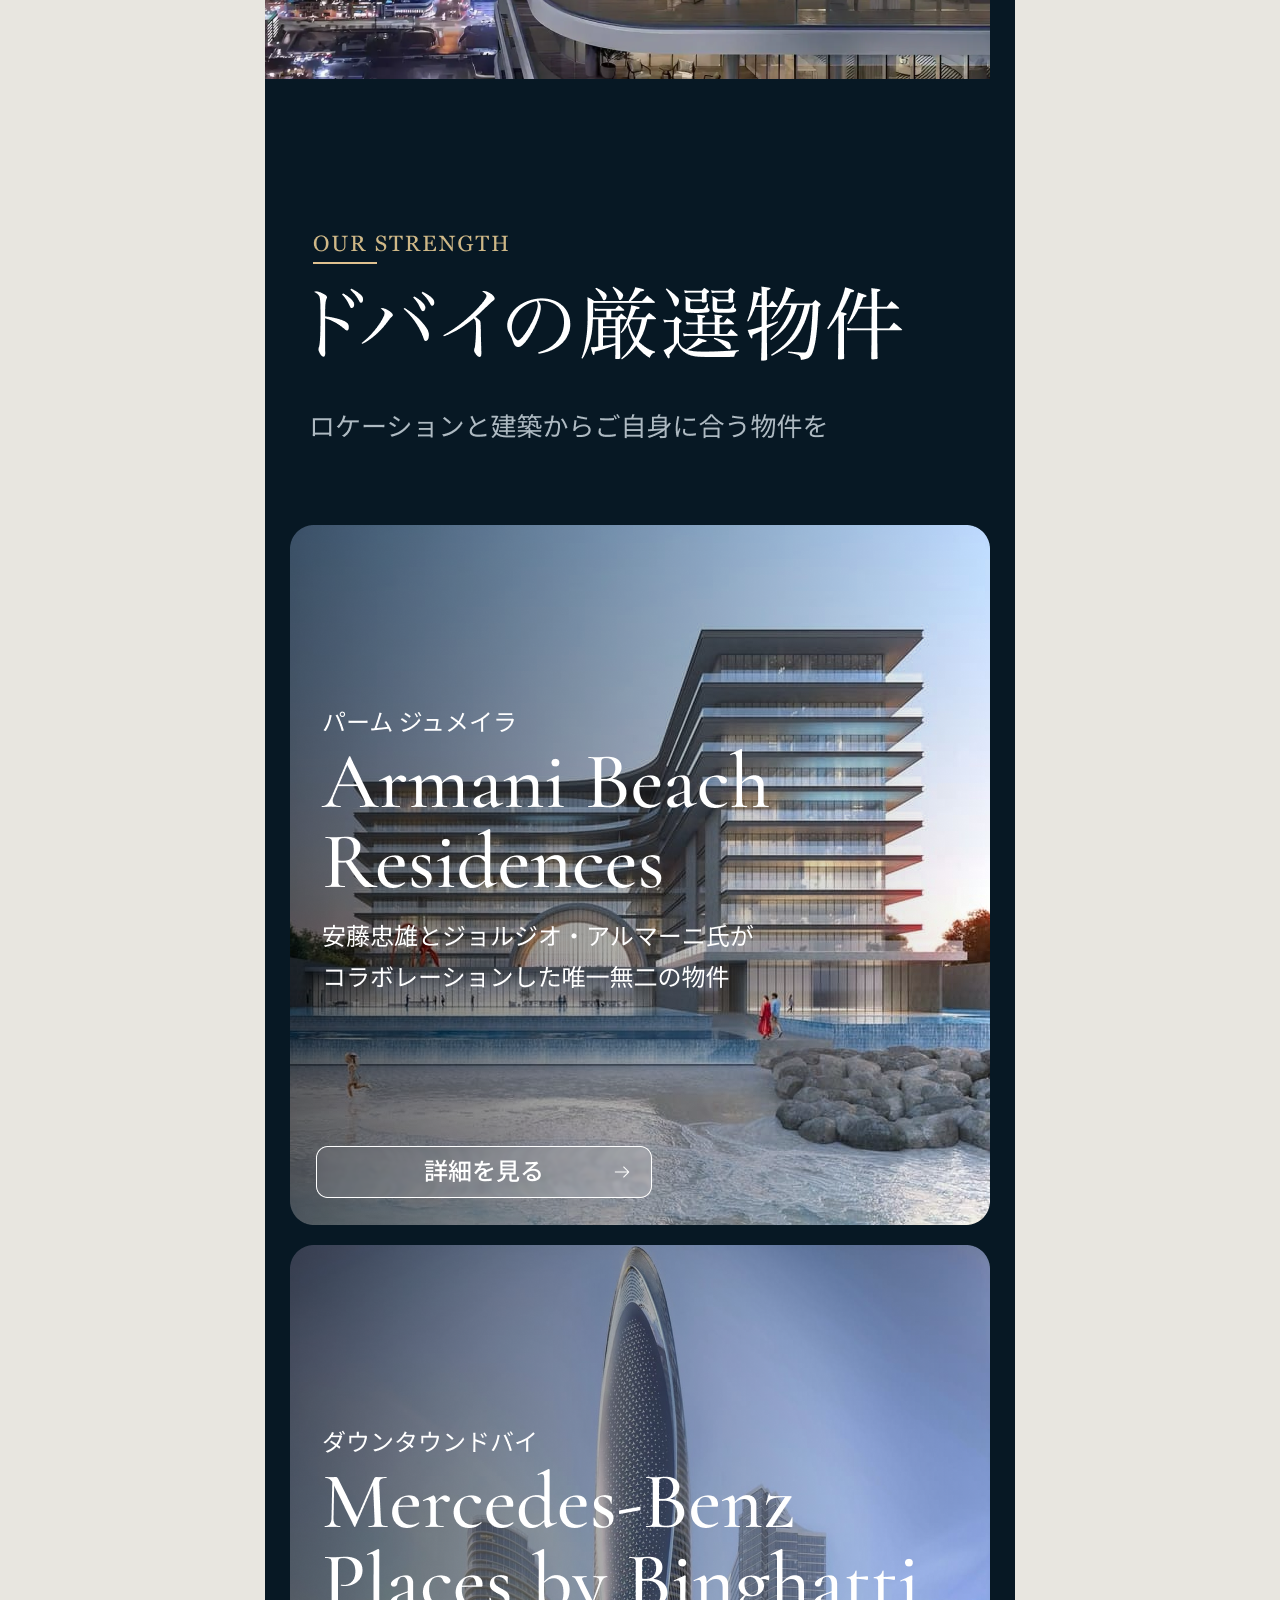
<file: references/agency/pattern-3.html>
<!doctype html><html lang="en"><meta charset="utf-8"><meta name="viewport" content="width=device-width,initial-scale=1"><title>EXCEED — Agency design 3稿</title><style>*{box-sizing:border-box}body{margin:0;background:#e8e6e0;color:#173544;font-family:system-ui,sans-serif}header{padding:16px 24px;background:#faf9f5;display:flex;align-items:center;justify-content:space-between;gap:20px;font-size:13px}header span{font-size:11px;color:#687779}a{color:inherit;text-underline-offset:4px}main{max-width:750px;margin:24px auto}img{display:block;width:100%;height:auto}@media(max-width:750px){main{margin:0}header{padding:14px;font-size:12px}header span{display:none}}</style><header><div>EXCEED · Agency design 3稿 <span>Original design mockup</span></div><a href="pattern-2.html">View 2稿</a></header><main><img src="pattern-3.png" alt="Full EXCEED website design supplied by the marketing agency, revision 3"></main></html>
</file>
<file: references/figma/html-recreation/style.css>
@charset "UTF-8";
@font-face{font-family:"Shippori Mincho";src:url("assets/ShipporiMincho-Regular.woff2") format("woff2");font-weight:400;font-style:normal;font-display:swap}
@font-face{font-family:"Shippori Mincho";src:url("assets/ShipporiMincho-Medium.woff2") format("woff2");font-weight:500;font-style:normal;font-display:swap}
@font-face{font-family:"Shippori Mincho";src:url("assets/ShipporiMincho-SemiBold.woff2") format("woff2");font-weight:600;font-style:normal;font-display:swap}
@font-face{font-family:"Shippori Mincho";src:url("assets/ShipporiMincho-Bold.woff2") format("woff2");font-weight:700;font-style:normal;font-display:swap}
:root{--navy:#062b46;--ink:#082e48;--gold:#8b6c40;--laurel:#d7bf8c;--cream:#f3efe6;--pale:#ebf0f4;--blue:#d8e1e6;font-size:min(1.333333333vw,10px);color-scheme:light}
*{box-sizing:border-box}html{scroll-behavior:smooth}body{margin:0;background:#fff;color:var(--ink);font-family:"Shippori Mincho","Hiragino Mincho ProN","Yu Mincho","Noto Serif JP",serif;font-size:3.2rem;line-height:1.6;-webkit-font-smoothing:antialiased}h1,h2,h3,h4,p,blockquote{margin:0}img{display:block;max-width:100%}a{color:inherit;text-decoration:none}button{font:inherit;color:inherit;cursor:pointer}button,a,summary{-webkit-tap-highlight-color:transparent}button:focus-visible,a:focus-visible,summary:focus-visible,.carousel:focus-visible{outline:3px solid #bd8b30;outline-offset:5px}button{touch-action:manipulation}[hidden]{display:none!important}.page{width:75rem;max-width:100%;margin:auto;overflow:hidden}.skip-link{position:fixed;top:-100px;left:10px;font-size:16px;background:white;z-index:20;padding:10px}.skip-link:focus{top:10px}
header{height:8.2rem;display:flex;align-items:center;padding:0 3.2rem;background:#fff}.logo{width:28.8rem;height:auto}
.hero{height:109.2rem;background-image:var(--hero);background-size:auto 113.4%;background-position:26% bottom;border-radius:0 0 5rem 5rem;position:relative;color:white;background-color:#9e9a9c;z-index:1}.hero-copy{position:absolute;top:10.8rem;left:4rem;right:2rem;text-shadow:0 .3rem .7rem #0004}.hero-copy>p{font-size:3.6rem;line-height:1.5;font-weight:700;letter-spacing:.12rem}.hero h1{font-size:10rem;line-height:1.08;font-weight:600;letter-spacing:.2rem}.hero h1>span{display:block;white-space:nowrap}.hero h1>span:first-child{font-size:9.6rem;letter-spacing:-.25rem}.hero h1 small{font-size:6.4rem}.hero h2{display:inline-block;color:var(--ink);background:#ffffffe0;font-size:3.6rem;line-height:1.4;white-space:nowrap;padding:0 .8rem;margin-top:2.2rem;letter-spacing:0;text-shadow:none;font-weight:700}.hero-tick{position:absolute;right:8rem;top:53.3rem;width:.5rem;height:5rem;background:#ddd}.badges{position:absolute;bottom:8rem;left:5.5rem;right:5.5rem;display:flex;justify-content:space-between;gap:2rem;color:var(--ink);font-weight:600}.badges>div{width:20rem;height:20rem;flex-shrink:0;border-radius:50%;background:#ffffffcf;text-align:center;display:flex;flex-direction:column;justify-content:center;line-height:1.1;letter-spacing:-.1rem}.badges span{font-size:2rem;line-height:1.2}.badges p{font-size:4rem;white-space:nowrap}.badges strong{font-family:Georgia,"Times New Roman",serif;font-size:8rem;font-weight:500;letter-spacing:-.5rem}.badges b{font-size:3.8rem;font-weight:600}.badges .number-one{font-family:Georgia,"Times New Roman",serif;font-size:8.4rem;letter-spacing:-.45rem}
.track-record{background:var(--navy);color:var(--laurel);padding:0 3.5rem 4.8rem}.track-record h2{position:relative;z-index:2;margin:-3.2rem auto 4.5rem;background:#fff;color:var(--ink);font-size:3.6rem;line-height:1.8;letter-spacing:.15rem;border-radius:5rem;text-align:center;width:62.5rem;white-space:nowrap}.stats{display:grid;grid-template-columns:1fr 1fr;gap:2.5rem 1.5rem}.stat{text-align:center;position:relative;padding:0 4rem;white-space:nowrap;height:13rem;display:flex;flex-direction:column;justify-content:center}.stat:before,.stat:after{content:"";position:absolute;top:0;bottom:0;width:5.4rem;background:url('assets/laurel.svg') center/contain no-repeat}.stat:before{left:0}.stat:after{right:0;transform:scaleX(-1)}.stat>span{font-size:3.6rem;line-height:1.3}.stat p{display:flex;align-items:baseline;justify-content:center;line-height:1;font-size:3.4rem;letter-spacing:-.12rem}.stat strong{font-size:7.5rem;font-weight:400;letter-spacing:-.4rem}.stat small{font-size:2.2rem;line-height:1;align-self:center;margin-left:.1rem}
.conversion{padding:0 3.5rem 5rem;background:var(--navy);color:#fff;text-align:center}.conversion h2{font-size:5.6rem;line-height:1.5;font-weight:500;letter-spacing:.12rem;padding:5rem 0 3.5rem;border-bottom:1px solid #ffffff80;margin-bottom:4.5rem}.track-record+.conversion{padding-top:0}.track-record+.conversion:before{content:"";display:block;border-top:1px solid #ffffff88;margin-bottom:4.6rem}.cta-option+.cta-option{margin-top:4.2rem}.cta-option>p{font-size:3.2rem;line-height:1.5;margin-bottom:1.1rem;letter-spacing:.1rem}.button{height:11.5rem;display:flex;align-items:center;justify-content:center;position:relative;padding:1.5rem 6rem;font-size:3.2rem;letter-spacing:.12rem;transition:filter .15s}.button:hover{filter:brightness(1.08)}.button>span:last-child{position:absolute;right:4rem;top:50%;transform:translateY(-50%)}.button.gold{background:var(--gold);color:#fff}.button.white{background:#fff;color:#111}.button.white>span:last-child{color:var(--ink)}.one-minute{border:1px solid #ffffffd0;position:absolute;left:1.6rem;top:1.8rem;width:8rem;height:8rem;display:flex;align-items:center;justify-content:center;font-size:2.4rem;line-height:1.1;letter-spacing:0}
.section-heading{text-align:center;padding:6.5rem 3.5rem}.eyebrow{font-family:Georgia,"Times New Roman",serif;color:var(--gold);font-size:3.2rem;line-height:1.25;font-weight:400}.section-heading h2{font-size:5.6rem;line-height:1.45;font-weight:500;letter-spacing:.15rem;margin-top:2rem}.section-intro{font-size:3.2rem;line-height:1.5;border-top:1px solid #4b626b;margin-top:4.5rem;padding-top:3.6rem}.no-rule .section-intro{border:none;margin-top:2.2rem;padding:0;font-size:3rem}.concerns{background:var(--pale);padding:0 3.5rem 6rem}.concerns .section-heading{padding:6.6rem 0 6.8rem}.concerns-panel{background:#fff;padding:5rem 3.5rem 4.4rem}.concerns article+article{margin-top:7.5rem}.concern-title{display:flex;align-items:flex-start;border-bottom:1px solid #666;padding-bottom:2rem;margin-bottom:2.2rem;gap:2rem}.concern-title>span{color:var(--gold);font-family:Georgia,"Times New Roman",serif;font-size:8rem;line-height:1.05;letter-spacing:-.4rem}.concern-title h3{font-size:4rem;line-height:1.4;font-weight:600;padding-top:.5rem;letter-spacing:-.1rem}.concerns article>p{font-size:3.2rem;line-height:1.6;padding:0 1rem}
.strengths{background:var(--navy);padding:0 3.5rem 6rem;color:#fff}.strengths>.section-heading{padding-left:0;padding-right:0}.strengths .section-intro{border-color:#ffffff80}.strength+.strength{margin-top:4rem}.strength-photo{position:relative;height:54rem;overflow:hidden}.strength-photo>img{width:100%;height:100%;object-fit:cover}.strength:nth-of-type(3) .strength-photo>img{object-position:center 44%}.strength-label{position:absolute;top:3rem;left:3.4rem;right:2.5rem;display:flex;gap:1.6rem;align-items:flex-start;text-shadow:0 1px 6px #0007}.strength-label strong{font-family:Georgia,"Times New Roman",serif;font-size:8rem;line-height:1;font-weight:400;letter-spacing:-.2rem}.strength-label span{font-size:3.2rem;line-height:1.35;border-left:1px solid white;padding-left:1.8rem;min-height:6.5rem}.strength-copy{padding:3.5rem 3.4rem 4.5rem;background:var(--cream);color:var(--ink)}.strength-copy h3{font-size:4.8rem;line-height:1.5;font-weight:600;letter-spacing:-.1rem;margin-bottom:3.8rem}.strength-copy p{font-size:3.2rem;line-height:1.7;letter-spacing:.15rem}
.why>.section-heading{background:var(--blue);padding-bottom:8.8rem}.why-photo{width:100%;height:47.5rem;object-fit:cover}.reasons{background:var(--cream);padding:0 3.5rem 6rem}.reasons article{padding:4rem 2.8rem}.reasons article+article{border-top:1px solid #667b84}.reason-label{display:flex;gap:3rem;align-items:center}.reason-label strong{font-size:8rem;line-height:1;font-family:Georgia,"Times New Roman",serif;color:var(--gold);font-weight:400}.reason-label span{font-size:3.2rem;font-family:Georgia,"Times New Roman",serif;white-space:nowrap}.reasons h3{font-size:4.4rem;line-height:1.5;letter-spacing:-.05rem;margin:1rem 0 2rem;font-weight:600}.reasons p{line-height:1.65;font-size:3.2rem}
.selected{background:#fff;padding:0 3.5rem 5rem}.selected .section-heading{padding-left:0;padding-right:0}.selected .section-heading .section-intro{padding-top:4rem;margin-top:4rem;padding-bottom:1.5rem}.listing-photo{width:100%;height:43rem;object-fit:cover}.location{font-size:3rem;line-height:1.4;margin:3rem 0 1.2rem}.property-name{font-family:Georgia,"Times New Roman",serif;font-size:6.5rem;font-weight:400;line-height:1.1;max-width:55rem}.listing-copy{font-size:2.9rem;line-height:1.4;min-height:8rem;margin:2.2rem 0}.price{font-family:Georgia,"Times New Roman",serif;font-size:3.8rem;line-height:1.5;text-align:right;border-top:1px solid #697b83;padding:1rem 0 1.8rem}.detail-link{border:1px solid #697b83;min-height:7.6rem;display:flex;align-items:center;justify-content:center;position:relative;text-align:center;font-size:3rem;line-height:1.4;padding:1.2rem 4.5rem}.detail-link>span{position:absolute;right:3rem}.detail-link:hover{background:#eaf0f3}.carousel-controls{display:flex;align-items:center;justify-content:space-between;gap:2.5rem;margin-top:3rem}.arrow{border:0;width:5.8rem;height:5.8rem;border-radius:50%;background:var(--navy);color:white;font-family:Arial,sans-serif;font-size:5rem;line-height:1;display:flex;align-items:center;justify-content:center;padding:0 0 .6rem}.dots{display:flex;justify-content:center;align-items:center;gap:0;flex:1}.dot{width:3.2rem;height:4.5rem;border:none;padding:0;background:transparent;position:relative}.dot:after{content:"";width:.9rem;height:.9rem;border:1px solid var(--ink);border-radius:50%;position:absolute;top:50%;left:50%;transform:translate(-50%,-50%)}.dot.active:after{background:var(--ink)}.areas .section-heading{padding-top:7.8rem;padding-bottom:5rem}.area-name{font-size:5.6rem;line-height:1.3;font-weight:500;margin:3.2rem 0 1.5rem}.areas .listing-copy{margin:0 0 3rem;min-height:8.2rem}
.stories{background:var(--navy);color:white;padding:0 3.5rem 5.5rem}.stories>.section-heading{padding-left:0;padding-right:0}.stories .section-intro{border-color:#ffffff80}.voice-card{background:#fff;color:var(--ink);padding:4rem 3.8rem 2rem}.voice-label{font-size:3.2rem;font-family:Georgia,"Times New Roman",serif;text-align:center;padding-bottom:2.3rem;border-bottom:1px solid #89949b}.quote-mark{font-family:Georgia,"Times New Roman",serif;height:9rem;font-size:15rem;line-height:1.15;text-align:center;margin-top:4rem}.voice-card blockquote{font-size:4.4rem;line-height:1.4;text-align:center;font-weight:600}.client-photo{height:28rem;width:28rem;object-fit:cover;border-radius:50%;margin:5rem auto}.voice-copy{font-size:3.2rem;line-height:1.65}.purchased{display:flex;align-items:center;gap:3rem;font-size:3.8rem;font-weight:400;margin:6rem 0 3rem}.purchased:before,.purchased:after{content:"";height:1px;background:#9aa6aa;flex:1}.purchased span{white-space:nowrap}.purchased-photo{width:100%;height:36rem;object-fit:cover}.purchased-name{font-size:4rem;font-weight:500;line-height:1.4;margin:2rem 0 .3rem}.property-spec{font-size:2.8rem;margin-bottom:2rem}table{border-collapse:collapse;width:100%;font-size:2.8rem}th,td{border-top:1px solid #73848e;padding:2.2rem 0;vertical-align:middle}th{font-weight:400;text-align:left;width:28%;padding-right:1rem}td{text-align:right;font-family:Georgia,"Hiragino Mincho ProN",serif}.stories .dot:after{border-color:#fff}.stories .dot.active:after{background:#fff}.stories .carousel-controls{margin-top:2rem}
.ceo{background:var(--cream)}.ceo .section-heading{padding-bottom:5rem}.ceo-photo{width:100%;height:55rem;object-fit:cover;object-position:center}.ceo-copy{padding:5rem 3.5rem 6rem}.ceo-copy h3{font-size:5.4rem;line-height:1.4;letter-spacing:-.1rem;font-weight:500;margin-bottom:4.5rem}.ceo-copy>p{font-size:3.2rem;line-height:1.8;letter-spacing:.05rem}.signature{border-top:1px solid #89959b;margin-top:4rem;padding-top:2.5rem;display:flex;flex-direction:column;align-items:flex-end;line-height:1.2;font-size:2.6rem}.signature small{font-family:Georgia,serif;font-size:1.7rem}.signature strong{font-size:5rem;font-weight:400;line-height:1.5}.signature span:last-child{font-family:Georgia,serif}
.team{background:var(--pale);padding:0 3.5rem 10rem}.team .section-heading{padding-left:0;padding-right:0;padding-bottom:6.5rem}.team-grid{display:grid;grid-template-columns:1fr 1fr;gap:6rem 4rem;margin-bottom:7rem}.team-grid article{text-align:center}.team-grid img{width:100%;height:36rem;object-fit:cover;object-position:center}.team-grid article>p{font-size:2.7rem;color:var(--gold);line-height:1.35;margin:1.2rem 0 .8rem;font-family:Georgia,serif}.team-grid h3{font-size:4rem;line-height:1.1;font-weight:400;max-width:27rem;margin:auto}.team-grid article>span{font-size:2.5rem;font-family:Georgia,serif;display:block;line-height:1.2}.team .detail-link{font-size:2.9rem;padding-right:5rem;padding-left:2rem}
.partners{background:var(--navy);color:#fff;padding:0 3.5rem}.partners .section-heading{padding-left:0;padding-right:0}.partners .section-intro{border:0;margin-top:3rem;padding-top:0}.partner-grid{display:grid;grid-template-columns:repeat(3,1fr);background:#fff}.partner-grid>div{height:20rem;display:flex;align-items:center;justify-content:center;border:1px solid #b4b8bb;padding:2.8rem}.partner-grid img{max-width:100%;max-height:100%;object-fit:contain}.inventory{background:#fff;color:var(--ink);padding:3.5rem 4rem 4rem;text-align:center;margin-top:3.5rem}.inventory>p{font-size:3rem;line-height:1.4}.inventory .inventory-count{color:var(--gold);font-size:5.2rem;line-height:1.1;border-bottom:1px solid #687b85;padding:1rem 0 2.5rem;margin-bottom:2rem;white-space:nowrap}.inventory-count strong{font-family:Georgia,"Times New Roman",serif;font-size:13rem;font-weight:400;letter-spacing:-.7rem}.partners+.conversion{padding-top:3rem}
.faq{background:var(--pale);padding:0 3.5rem 7rem}.faq .section-heading{padding-bottom:6.5rem}.faq-list{display:grid;gap:4rem}.faq details{background:#fff;border-radius:1rem;padding:3rem}.faq summary{display:flex;align-items:center;gap:2rem;list-style:none;font-size:3.2rem;font-weight:600;line-height:1.45;cursor:pointer}.faq summary::-webkit-details-marker{display:none}.faq summary>span:first-child{flex:1}.toggle-icon{border:1px solid #d3d8da;border-radius:50%;width:3.4rem;height:3.4rem;position:relative;flex-shrink:0}.toggle-icon:before,.toggle-icon:after{content:"";position:absolute;left:.7rem;right:.7rem;height:1px;background:#b5bdc0;top:50%}.toggle-icon:after{transform:rotate(90deg)}details[open] .toggle-icon:after{display:none}.answer{font-size:3.2rem;line-height:1.7;border-top:1px solid #9da8ae;margin-top:2rem;padding-top:1.6rem}.answer br+br{display:block;margin-bottom:2rem}
footer{background:#071d2e;color:#fff;padding:7.5rem 3.5rem 7rem;font-family:Arial,sans-serif}.footer-logo{filter:brightness(0) invert(1);width:29rem}footer p{font-size:2rem;margin-top:2rem;letter-spacing:.04rem}
@media(prefers-reduced-motion:reduce){html{scroll-behavior:auto}*{transition:none!important}}
@media print{:root{font-size:6px}.page{width:750px}.skip-link{display:none}details{break-inside:avoid}}
.faq details{padding:2rem}.faq summary>span:not(.toggle-icon){flex:1}.question-number{font-size:4.4rem;line-height:1.2;flex-shrink:0;font-weight:700}.faq summary{gap:1.5rem;min-height:10rem;font-weight:700}.faq .answer{padding-top:1.4rem;margin-top:2rem}
</file>
<file: website/style.css>
:root{--navy:#002e52;--navy-deep:#072638;--ivory:#f5f2eb;--paper:#fffdf8;--ink:#172a37;--muted:#5d696b;--brass:#b89a67;--line:#d8d5cb;--white:#fff;--serif:'Yu Mincho','Hiragino Mincho ProN',Georgia,serif;--sans:'Hiragino Kaku Gothic ProN','Yu Gothic','Helvetica Neue',sans-serif;--gutter:clamp(24px,5.55vw,80px);--ease:cubic-bezier(.2,.7,.2,1)}*{box-sizing:border-box}html{scroll-behavior:smooth;scroll-padding-top:100px}body{margin:0;background:var(--ivory);color:var(--ink);font-family:var(--sans);font-size:15px;line-height:1.9;-webkit-font-smoothing:antialiased}body.menu-open{overflow:hidden}img{max-width:100%;display:block}a{color:inherit;text-decoration:none}button{font:inherit;color:inherit;cursor:pointer}button,a,summary{-webkit-tap-highlight-color:transparent;touch-action:manipulation}button:disabled{cursor:default}button,input{border-radius:0}h1,h2,h3,p,figure,blockquote{margin:0}h1,h2,h3{font-weight:400}h2,h3{font-family:var(--serif)}[hidden]{display:none!important}::selection{background:var(--navy);color:var(--white)}:focus-visible{outline:2px solid var(--brass);outline-offset:6px}.wrap{max-width:1440px;margin:auto;padding-left:var(--gutter);padding-right:var(--gutter)}.section{padding-top:110px;padding-bottom:110px}.skip-link{position:fixed;left:24px;top:-100px;z-index:100;background:var(--paper);padding:14px 22px}.skip-link:focus{top:15px}.eyebrow{font-family:'Helvetica Neue',var(--sans);font-size:11px;line-height:1.6;letter-spacing:.16em;text-transform:uppercase;color:var(--navy)}.section-heading h2{font-size:clamp(28px,3vw,40px);line-height:1.6;letter-spacing:.025em;margin-top:14px}.section-intro{margin-top:18px;color:var(--muted);font-size:15px;max-width:620px}.heading-row{display:flex;align-items:flex-end;justify-content:space-between;gap:28px;margin-bottom:45px}.index{font:32px/1.2 Georgia,serif;color:var(--brass)}.text-link{display:inline-flex;align-items:center;gap:25px;padding:8px 0;border-bottom:1px solid var(--navy);font-size:13px;transition:color .2s}.text-link>span,.button>span{font-size:20px;transition:transform .3s var(--ease)}.text-link:hover>span,.button:hover>span{transform:translate(3px,-3px)}.section-bottom{display:flex;justify-content:flex-end;margin-top:30px}.button-pair{display:flex;gap:12px}.button{display:inline-flex;align-items:center;justify-content:space-between;gap:28px;min-height:56px;padding:16px 24px;line-height:1.5;font-size:13px;letter-spacing:.03em;border:1px solid transparent;transition:background .25s,color .25s,border-color .25s}.button.primary{background:var(--navy);color:var(--white)}.button.primary:hover{background:var(--navy-deep);border-color:var(--brass)}.button.secondary{background:var(--ivory);color:var(--navy);border-color:var(--line)}.button.secondary:hover{background:var(--white);border-color:var(--navy)}
/* A transparent wordmark sits on the architecture, as in the approved board. */
.site-header{position:absolute;top:0;left:0;right:0;z-index:30;color:var(--white);transition:background .25s,box-shadow .25s}.header-inner{height:100px;max-width:1600px;margin:auto;padding:0 48px;display:flex;align-items:center;justify-content:space-between;gap:30px}.brand{display:block;flex-shrink:0}.logo{width:235px;height:auto}.site-header .logo,.site-footer .logo{filter:brightness(0) invert(1)}.desktop-nav{display:flex;align-items:center;gap:27px;font-size:11px;letter-spacing:.035em}.desktop-nav>a{padding:12px 0;border-bottom:1px solid transparent}.desktop-nav>a:hover{border-color:currentColor}.desktop-nav .header-contact{padding:10px 16px;border:1px solid #ffffff70}.site-header.is-fixed{position:fixed;background:var(--paper);color:var(--navy);box-shadow:0 1px 0 var(--line);animation:header-in .22s var(--ease)}.site-header.is-fixed .header-inner{height:76px}.site-header.is-fixed .logo{filter:none}.site-header.is-fixed .header-contact{border-color:var(--line)}.menu-toggle{display:none;width:48px;height:48px;background:none;border:0;position:relative;z-index:32}.menu-toggle span{display:block;width:25px;height:1px;margin:7px auto;background:currentColor;transition:transform .25s}.menu-toggle[aria-expanded=true] span:first-child{transform:translateY(4px) rotate(45deg)}.menu-toggle[aria-expanded=true] span:last-child{transform:translateY(-4px) rotate(-45deg)}.mobile-menu{padding:24px var(--gutter) 40px;background:var(--paper);color:var(--navy)}
.hero{position:relative;min-height:680px;height:min(850px,88svh);color:var(--white);isolation:isolate;background:var(--navy);overflow:hidden}.hero-picture,.hero-shade{position:absolute;inset:0;z-index:-2}.hero-picture img{width:100%;height:100%;object-fit:cover;object-position:56% 55%}.hero-shade{z-index:-1;background:linear-gradient(90deg,rgba(0,29,51,.54) 0%,rgba(0,29,51,.22) 42%,rgba(0,29,51,.01) 76%),linear-gradient(0deg,rgba(0,29,51,.56),transparent 32%),linear-gradient(180deg,rgba(0,29,51,.27),transparent 20%)}.hero-inner{height:100%;min-height:inherit;display:flex;flex-direction:column;justify-content:center;position:relative;padding-top:118px;padding-bottom:110px}.hero-copy{max-width:610px;animation:hero-in .8s var(--ease)}.hero-kicker{font-family:var(--serif);font-size:clamp(16px,1.6vw,22px);letter-spacing:.04em}.hero h1{font-family:var(--serif);font-size:clamp(32px,3.8vw,56px);line-height:1.65;margin:8px 0 12px;letter-spacing:.02em}.hero h1>span{font-family:Georgia,serif;font-size:clamp(64px,7.2vw,110px);line-height:1.08;display:block;letter-spacing:.025em;margin:0 0 20px -4px}.hero-subtitle{font-size:15px;letter-spacing:.035em}.hero .button-pair{margin-top:30px}.hero .button{min-width:208px}.hero-bottom{position:absolute;left:var(--gutter);right:var(--gutter);bottom:32px;display:flex;align-items:flex-end;justify-content:space-between;gap:24px}.hero-proofs{display:flex;gap:0;font-size:12px;letter-spacing:.015em}.hero-proofs p{border-left:1px solid #ffffff80;padding:9px 22px}.hero-proofs p:first-child{padding-left:0;border-left:0}.scroll-cue{display:flex;align-items:center;gap:15px;font-size:25px}.scroll-cue span{font:9px 'Helvetica Neue',sans-serif;letter-spacing:.2em}.track-record{background:var(--navy);color:var(--white);padding:28px 0 36px}.track-record h2{font-size:12px;letter-spacing:.05em}.stats{display:grid;grid-template-columns:repeat(4,1fr);margin-top:20px;gap:25px}.stats p{border-left:1px solid #ffffff40;padding-left:28px;font-family:var(--serif);font-size:15px;white-space:nowrap}.stats p:first-child{padding-left:0;border:0}.stats strong{font:32px Georgia,serif;font-weight:400;padding:0 3px}
.conversion{padding:56px 0;background:var(--paper);border-bottom:1px solid var(--line)}.conversion-inner{max-width:1020px;text-align:center}.conversion h2{font-size:24px;line-height:1.6;letter-spacing:.04em}.conversion-options{display:grid;grid-template-columns:1fr 1fr;gap:40px;margin-top:24px}.conversion-options p{font-size:12px;margin-bottom:12px}.conversion-options .button{width:100%;min-height:60px;justify-content:center;position:relative}.conversion-options .button span{position:absolute;right:22px}.conversion-options small{display:block;font-size:10px;margin-top:8px;color:var(--muted)}.photo-conversion{position:relative;isolation:isolate;padding:80px 0;color:var(--white);border:0}.conversion-bg{position:absolute;inset:0;width:100%;height:100%;object-fit:cover;z-index:-2}.photo-conversion:after{content:'';position:absolute;inset:0;background:#032c3bb3;z-index:-1}.photo-conversion small{color:var(--white)}
.concerns .section-heading{max-width:650px}.concerns-grid{display:grid;grid-template-columns:1fr 1fr;gap:0 60px;margin-top:44px}.concerns-grid article{display:grid;grid-template-columns:40px 1fr;gap:24px;border-top:1px solid var(--line);padding:30px 0}.concerns-grid h3{font-size:20px;line-height:1.65;margin-bottom:14px}.concerns-grid article p{color:var(--muted);font-size:14px;line-height:2}.strengths{background:var(--paper)}.strength-list{display:grid;gap:72px;margin-top:56px}.strength{display:grid;grid-template-columns:1.1fr 1fr;gap:70px;align-items:center}.strength:nth-child(even){grid-template-columns:1fr 1.1fr}.strength:nth-child(even) .strength-image{order:2}.strength-image{position:relative;aspect-ratio:1.4;overflow:hidden}.strength-image img{width:100%;height:100%;object-fit:cover}.image-index{position:absolute;bottom:0;left:0;background:var(--paper);font:46px/1 Georgia,serif;padding:24px 26px 0 0;color:var(--navy)}.strength-copy{padding:20px 0}.mini-label{font-size:12px;color:var(--muted)}.strength-copy h3{font-size:clamp(25px,2.3vw,34px);line-height:1.7;margin:18px 0 25px}.strength-copy>p:last-child{line-height:2.1;color:var(--muted);font-size:15px}.dubai-panorama{height:clamp(320px,38vw,550px);position:relative;overflow:hidden;background:var(--navy)}.dubai-panorama img{width:100%;height:100%;object-fit:cover;object-position:center 53%}.dubai-panorama:after{content:'';position:absolute;inset:0;background:linear-gradient(0deg,#002e5245,transparent 70%)}.dubai-panorama>span{position:absolute;bottom:-.18em;left:var(--gutter);font:clamp(100px,19vw,270px)/1 Georgia,serif;letter-spacing:.12em;color:#ffffffc7;z-index:1}.reason-grid{display:grid;grid-template-columns:repeat(4,1fr);gap:30px;margin-top:48px}.reason-grid article{padding-top:26px;border-top:1px solid var(--brass)}.reason-grid .index{display:block;margin-bottom:24px;font-size:28px}.reason-grid .eyebrow{font-size:9px;letter-spacing:.13em}.reason-grid h3{font-size:23px;line-height:1.7;margin:15px 0}.reason-grid article>p:last-child{font-size:13px;color:var(--muted);line-height:2}
.gallery-controls{display:flex;align-items:center;gap:10px;flex-shrink:0}.gallery-status{font:13px Georgia,serif;font-variant-numeric:tabular-nums;margin-right:20px;color:var(--muted)}.circle-button{height:48px;width:48px;border:1px solid var(--line);border-radius:50%;background:transparent;font-size:21px;transition:background .2s,color .2s}.circle-button:hover:not(:disabled){background:var(--navy);color:var(--white);border-color:var(--navy)}.circle-button:disabled{opacity:.3}.gallery-track{display:grid;grid-auto-flow:column;grid-auto-columns:calc((100% - 32px)/2);gap:32px;overflow-x:auto;scroll-snap-type:x mandatory;scrollbar-width:none;overscroll-behavior-x:contain;padding:3px 0 10px}.gallery-track::-webkit-scrollbar{display:none}.gallery-track>article{min-width:0;scroll-snap-align:start}.property-image{display:block;position:relative;aspect-ratio:1.55;overflow:hidden;background:var(--line)}.property-image img{width:100%;height:100%;object-fit:cover;transition:transform .6s var(--ease)}.property-image:hover img{transform:scale(1.035)}.property-index{position:absolute;left:22px;top:20px;font:11px Georgia,serif;color:var(--white);background:#002e529e;padding:6px 10px}.image-arrow{position:absolute;right:20px;bottom:20px;width:44px;height:44px;background:var(--ivory);display:grid;place-items:center;font-size:25px;color:var(--navy)}.property-info{padding:25px 0 0}.property-info .eyebrow{font-size:10px;color:var(--muted)}.property-info h3{font:clamp(24px,2.5vw,34px)/1.25 Georgia,serif;margin:10px 0 18px;min-height:2.5em}.property-info h3 a:hover{color:var(--navy);text-decoration:underline;text-underline-offset:6px;text-decoration-thickness:1px}.property-description{font-size:14px;line-height:1.9;min-height:3.8em;color:var(--muted)}.property-bottom{display:flex;justify-content:space-between;gap:15px;align-items:center;border-top:1px solid var(--line);margin-top:24px;padding-top:20px}.price{font:17px/1.7 Georgia,serif}.property-bottom .text-link{font-size:11px;gap:14px;white-space:nowrap}.areas{background:var(--paper)}.area-track{grid-auto-columns:calc((100% - 48px)/3);gap:24px}.area-card a{display:block;position:relative;min-height:460px;height:100%;background:var(--navy);color:var(--white);overflow:hidden}.area-card img{position:absolute;inset:0;width:100%;height:100%;object-fit:cover;transition:transform .6s var(--ease)}.area-card a:after{content:'';position:absolute;inset:0;background:linear-gradient(0deg,rgba(0,28,45,.92),rgba(0,28,45,.18) 85%)}.area-card a:hover img{transform:scale(1.04)}.area-text{position:relative;z-index:1;display:flex;flex-direction:column;justify-content:flex-end;min-height:460px;padding:28px}.area-text .eyebrow{color:var(--white);font-size:10px}.area-text h3{font-size:25px;line-height:1.6;margin:12px 0}.area-text p{font-size:12px;line-height:1.8;min-height:5.4em}.area-detail{font-size:12px;border-top:1px solid #ffffff70;padding-top:14px;margin-top:22px;display:flex;justify-content:space-between}.area-detail>span{font-size:22px}
.story{margin-top:56px;padding-top:8px}.story+.story{margin-top:80px;border-top:1px solid var(--line);padding-top:70px}.story-top{display:grid;grid-template-columns:1fr 1fr;gap:65px}.story-image>img{width:100%;aspect-ratio:1.6;object-fit:cover}.client{display:flex;gap:20px;align-items:center;margin-top:24px}.client>img{width:72px;height:72px;object-fit:cover;border-radius:50%}.client h3{font-size:18px}.client p{font-size:11px;color:var(--muted);margin-top:4px}.story-copy blockquote{font-family:var(--serif);font-size:clamp(22px,2.3vw,31px);line-height:1.8;margin:14px 0 24px}.story-copy>p:last-child{font-size:14px;color:var(--muted);line-height:2.1}.transaction-table{display:grid;grid-template-columns:repeat(4,1fr);margin:35px 0 0;padding:30px;background:var(--paper);gap:26px}.transaction-table>div{border-left:1px solid var(--line);padding-left:22px}.transaction-table dt{font-size:11px;color:var(--muted);margin-bottom:8px}.transaction-table dd{font-size:13px;line-height:1.8;margin:0;overflow-wrap:anywhere}.transaction-table>div:last-child dd{font-size:17px;color:var(--navy)}.people{background:var(--paper)}.ceo-layout{display:grid;grid-template-columns:1fr 1fr;gap:75px;align-items:start}.ceo-photo{position:sticky;top:110px;align-self:start}.ceo-photo img{width:100%;height:650px;object-fit:cover;object-position:53% center}.ceo-copy .section-heading h2{font-size:22px}.ceo-copy h3{font-size:29px;line-height:1.7;margin:26px 0}.ceo-copy>p{font-size:14px;color:var(--muted);line-height:2.05}.signature{padding-top:26px;margin-top:30px;border-top:1px solid var(--brass)}.signature small{display:block;font-size:10px;letter-spacing:.06em}.signature strong{display:block;font:25px/1.7 var(--serif);margin-top:14px}.signature>span{font:12px Georgia,serif;color:var(--muted)}.team-section{margin-top:110px}.team-grid{display:grid;grid-template-columns:repeat(6,1fr);gap:24px;margin-top:44px}.team-grid img{width:100%;aspect-ratio: .8;object-fit:cover;object-position:top;background:var(--ivory)}.team-grid .eyebrow{font-size:9px;letter-spacing:.05em;margin:19px 0 7px}.team-grid h3{font-size:17px;line-height:1.5;overflow-wrap:anywhere}.english-name{font:11px/1.7 Georgia,serif;color:var(--muted);margin-top:7px}.partners{text-align:center}.partners .section-intro{margin-left:auto;margin-right:auto}.partner-logos{display:grid;grid-template-columns:repeat(5,1fr);gap:20px;margin:48px 0}.partner-logos img{width:100%;height:94px;object-fit:contain;background:var(--white);padding:18px}.inventory-claim{font-family:var(--serif);font-size:17px;max-width:680px;margin:auto}.inventory-claim strong{display:block;font:50px/1.7 var(--serif);color:var(--navy);font-weight:400;margin:12px 0}.faq{display:grid;grid-template-columns:.7fr 1.3fr;gap:65px}.faq-list{border-top:1px solid var(--line)}.faq details{border-bottom:1px solid var(--line)}.faq summary{display:flex;align-items:center;gap:20px;padding:27px 0;cursor:pointer;list-style:none}.faq summary::-webkit-details-marker{display:none}.faq summary h3{font-family:var(--sans);font-size:14px;line-height:1.9;flex:1}.question-mark{font:22px Georgia,serif;color:var(--navy)}.plus{position:relative;width:16px;height:16px;flex-shrink:0}.plus:before,.plus:after{content:'';position:absolute;width:14px;height:1px;top:8px;left:1px;background:var(--navy);transition:transform .2s}.plus:after{transform:rotate(90deg)}details[open] .plus:after{transform:rotate(0deg)}.answer{display:flex;gap:22px;padding:0 25px 28px 0}.answer>span{font:22px Georgia,serif;color:var(--muted)}.answer p{flex:1;font-size:14px;line-height:2;color:var(--muted)}.site-footer{background:var(--navy);color:var(--white);padding:60px 0 25px}.footer-top{display:flex;align-items:center;justify-content:space-between;padding-bottom:38px;border-bottom:1px solid #ffffff35}.back-top{height:48px;width:48px;border:1px solid #ffffff80;display:grid;place-items:center;border-radius:50%;font-size:21px}.footer-body{display:grid;grid-template-columns:1fr 1fr;gap:70px;padding:42px 0}.footer-body>div>p{font-size:13px}.footer-body address{font-style:normal;font-size:12px;color:#ffffffba;line-height:1.9;margin-top:14px}.footer-body .license{font-size:10px;color:#ffffffba;line-height:2;margin-top:20px}.footer-body nav{display:grid;grid-template-columns:1fr 1fr;gap:14px 30px;align-content:start;font-size:12px}.footer-body nav a:hover{text-decoration:underline;text-underline-offset:5px}.footer-bottom{display:flex;align-items:center;justify-content:space-between;border-top:1px solid #ffffff35;padding-top:25px}.footer-bottom small{font-size:9px;letter-spacing:.06em}.footer-bottom>a{font:21px Georgia,serif}.mobile-conversion{display:none}.reveal{transition:opacity .6s var(--ease),transform .6s var(--ease)}.js-reveal .reveal:not(.visible){opacity:0;transform:translateY(18px)}@keyframes hero-in{from{opacity:0;transform:translateY(12px)}to{opacity:1;transform:translateY(0)}}@keyframes header-in{from{transform:translateY(-100%)}to{transform:translateY(0)}}
@media(min-width:1600px){.hero-inner{max-width:1600px}.hero h1{font-size:60px}}
@media(max-width:1150px){.desktop-nav{gap:17px;font-size:10px}.header-inner{padding:0 32px}.logo{width:205px}.stats{gap:12px}.stats p{padding-left:18px;font-size:12px}.stats strong{font-size:27px}.strength{gap:45px}.strength:nth-child(even){gap:45px}.reason-grid{gap:22px}.reason-grid h3{font-size:21px}.team-grid{grid-template-columns:repeat(3,1fr);gap:32px}.team-grid img{aspect-ratio:.92}.ceo-layout{gap:45px}.faq{gap:35px}.property-bottom{display:block}.property-bottom .text-link{margin-top:8px}.area-card a,.area-text{min-height:430px}.area-text{padding:22px}.area-text h3{font-size:21px}}
@media(max-width:900px){.desktop-nav{display:none}.menu-toggle{display:block}.site-header:has(.menu-toggle[aria-expanded=true]){background:var(--paper);color:var(--navy)}.site-header:has(.menu-toggle[aria-expanded=true]) .logo{filter:none}.mobile-menu{height:calc(100svh - 88px);overflow-y:auto;overscroll-behavior:contain}.mobile-menu>a{display:block;padding:14px 0;font-size:18px;border-bottom:1px solid var(--line);font-family:var(--serif)}.mobile-menu .button-pair{margin-top:30px}.header-inner{height:88px}.hero{height:760px;min-height:640px}.hero-inner{padding-top:130px}.hero h1{font-size:43px}.hero h1>span{font-size:90px}.hero-proofs{font-size:10px}.hero-proofs p{padding:8px 16px}.section{padding-top:80px;padding-bottom:80px}.strength-list{gap:50px}.strength,.strength:nth-child(even){gap:32px}.reason-grid{grid-template-columns:1fr 1fr;gap:35px}.area-track{grid-auto-columns:calc((100% - 24px)/2)}.story-top{gap:35px}.transaction-table{grid-template-columns:repeat(2,1fr)}.ceo-layout{grid-template-columns:.9fr 1.1fr;gap:30px}.ceo-photo img{height:570px}.ceo-copy h3{font-size:25px}.ceo-copy>p{font-size:13px}.faq{display:block}.faq-list{margin-top:36px}.partner-logos{grid-template-columns:repeat(3,1fr)}}
@media(max-width:600px){:root{--gutter:24px}body{font-size:14px}html{scroll-padding-top:90px}.header-inner{height:80px;padding:0 24px}.logo{width:196px}.site-header.is-fixed .header-inner{height:68px}.site-header.is-fixed .logo{width:180px}.hero{height:auto;min-height:800px;background:var(--navy)}.hero-picture{height:460px}.hero-picture img{object-position:55% center}.hero-shade{background:linear-gradient(180deg,rgba(0,28,46,.22),transparent 30%,rgba(0,46,82,.16) 38%,var(--navy) 57%)}.hero-inner{padding-top:335px;padding-bottom:100px;min-height:800px;justify-content:flex-start}.hero-copy{max-width:none}.hero-kicker{font-size:15px}.hero h1{font-size:30px;line-height:1.7;margin-top:8px}.hero h1>span{font-size:68px;margin:0 0 16px}.hero-subtitle{font-size:12px;letter-spacing:0}.hero .button-pair{margin-top:25px;flex-direction:column;gap:10px}.hero .button{min-width:0;justify-content:space-between;padding:16px 20px;font-size:13px}.hero .button.primary{border-color:#ffffff80}.hero-bottom{bottom:24px;display:block}.hero-proofs{display:grid;grid-template-columns:repeat(3,1fr);font-size:10px;line-height:1.8}.hero-proofs p{padding:0 12px}.hero-proofs p:first-child{padding-right:12px}.scroll-cue{display:none}.track-record{padding:26px 0 32px}.track-record h2{font-size:10px}.stats{grid-template-columns:1fr 1fr;gap:24px 20px;margin-top:24px}.stats p{padding-left:16px!important;border-left:1px solid #ffffff40!important;font-size:12px;white-space:normal}.stats strong{font-size:28px}.conversion{padding:42px 0 34px}.conversion h2{font-size:21px}.conversion-options{grid-template-columns:1fr;gap:22px;margin-top:25px}.conversion-options p{font-size:11px}.conversion-options .button{min-height:56px}.photo-conversion{padding:56px 0}.section{padding-top:64px;padding-bottom:64px}.section-heading h2{font-size:27px;line-height:1.7}.section-intro{font-size:13px;margin-top:14px}.eyebrow{font-size:10px}.concerns-grid{grid-template-columns:1fr;gap:0;margin-top:30px}.concerns-grid article{grid-template-columns:28px 1fr;gap:20px;padding:25px 0}.concerns-grid .index{font-size:26px}.concerns-grid h3{font-size:19px;margin-bottom:12px}.concerns-grid article p{font-size:14px;line-height:2}.strength-list{margin-top:35px;gap:40px}.strength,.strength:nth-child(even){grid-template-columns:1fr;gap:0}.strength:nth-child(even) .strength-image{order:0}.strength-image{aspect-ratio:1.35}.strength-copy{padding:25px 0 0}.strength-copy h3{font-size:25px;margin:12px 0 18px}.strength-copy>p:last-child{font-size:14px}.image-index{font-size:37px;padding:17px 20px 0 0}.mini-label{font-size:11px}.dubai-panorama{height:310px}.dubai-panorama>span{font-size:100px;bottom:-15px;letter-spacing:.1em}.reason-grid{gap:28px 20px;margin-top:32px}.reason-grid .index{font-size:26px;margin-bottom:18px}.reason-grid .eyebrow{font-size:8px;letter-spacing:.08em}.reason-grid h3{font-size:20px}.reason-grid article>p:last-child{font-size:13px;line-height:1.9}.heading-row{display:block;margin-bottom:26px}.gallery-controls{margin-top:25px;justify-content:flex-end;gap:8px}.gallery-status{margin-right:auto;font-size:13px}.circle-button{width:44px;height:44px}.gallery-track{grid-auto-columns:100%;gap:20px}.property-image{aspect-ratio:1.2}.property-info{padding-top:22px}.property-info h3{font-size:30px;min-height:0;margin-bottom:16px}.property-description{font-size:14px;min-height:0}.property-bottom{margin-top:20px;padding-top:16px;display:flex;align-items:flex-end}.property-bottom .text-link{font-size:10px;gap:10px;margin:0}.price{font-size:15px}.section-bottom{margin-top:24px}.area-track{grid-auto-columns:88%;gap:16px}.area-card a,.area-text{min-height:430px}.area-text{padding:26px}.area-text h3{font-size:25px}.area-text p{font-size:13px}.story{margin-top:34px}.story+.story{margin-top:50px;padding-top:44px}.story-top{grid-template-columns:1fr;gap:30px}.story-image>img{aspect-ratio:1.45}.client{gap:16px;margin-top:20px}.client>img{width:58px;height:58px}.client h3{font-size:16px}.story-copy blockquote{font-size:23px;margin:12px 0 20px}.story-copy>p:last-child{font-size:14px;line-height:2}.transaction-table{padding:20px 16px;gap:24px 15px;margin-top:28px}.transaction-table>div{padding-left:12px}.transaction-table dt{font-size:10px}.transaction-table dd{font-size:12px}.transaction-table>div:last-child dd{font-size:15px}.ceo-layout{display:flex;flex-direction:column;gap:32px}.ceo-photo{position:relative;top:auto;width:100%}.ceo-photo img{height:auto;aspect-ratio:.9;object-position:55% center}.ceo-copy h3{font-size:26px;margin:20px 0}.ceo-copy>p{font-size:14px}.team-section{margin-top:65px}.team-grid{grid-template-columns:1fr 1fr;gap:30px 18px;margin-top:30px}.team-grid img{aspect-ratio:.8}.team-grid h3{font-size:17px}.team-grid .eyebrow{font-size:9px;margin-top:15px}.partner-logos{grid-template-columns:repeat(3,1fr);gap:10px;margin:32px 0}.partner-logos img{height:72px;padding:10px}.partners .section-heading h2{font-size:25px}.inventory-claim{font-size:15px}.inventory-claim strong{font-size:42px}.faq-list{margin-top:30px}.faq summary{gap:14px;padding:23px 0}.faq summary h3{font-size:14px}.answer{gap:17px;padding-right:0}.answer p{font-size:14px}.site-footer{padding:45px 0 95px}.footer-top{padding-bottom:27px}.footer-top .logo{width:195px}.footer-body{grid-template-columns:1fr;gap:32px;padding:30px 0}.footer-body nav{font-size:11px;gap:14px 20px}.footer-bottom{gap:16px;flex-wrap:wrap}.footer-bottom>a{font-size:20px}.footer-bottom small{font-size:8px}.mobile-conversion{display:block;position:fixed;bottom:0;left:0;right:0;z-index:25;background:var(--paper);box-shadow:0 -2px 20px #002e5217;padding:10px 14px max(10px,env(safe-area-inset-bottom))}.mobile-conversion .button-pair{gap:8px}.mobile-conversion .button{font-size:10px;min-height:48px;padding:12px 13px;flex:1;gap:6px;white-space:nowrap}.mobile-conversion .button:first-child{flex:1.25}.mobile-conversion .button>span{font-size:15px}}
@media(prefers-reduced-motion:reduce){html{scroll-behavior:auto}*,*:before,*:after{animation:none!important;transition:none!important}.js-reveal .reveal:not(.visible){opacity:1;transform:none}}
@media(min-width:901px){.desktop-nav{font-size:12px}.hero-shade{background:linear-gradient(90deg,rgba(0,29,51,.54) 0%,rgba(0,29,51,.22) 42%,rgba(0,29,51,.01) 76%),linear-gradient(0deg,rgba(0,29,51,.56),transparent 32%),linear-gradient(180deg,rgba(0,29,51,.50),transparent 24%)}}

/* Keep text-only action labels centered across desktop and mobile. */
.button-pair .button{justify-content:center}
/* Blend the sea into the exact navy of the adjoining proof section. */
@media(min-width:601px){
  .hero::after{
    content:"";
    position:absolute;
    inset:auto 0 0;
    height:clamp(170px,29%,245px);
    z-index:-1;
    pointer-events:none;
    background:linear-gradient(to bottom,rgba(0,46,82,0) 0%,rgba(0,46,82,.35) 32%,rgba(0,46,82,.78) 67%,var(--navy) 100%);
  }
}

/* Preserve every quadrant of the property-type illustration. */
.strength:first-child .strength-image{aspect-ratio:4/3}
.strength:first-child .strength-image img{object-fit:contain}

/* Feature each customer over the top-right corner of their property photo. */
@font-face{font-family:'Exceed Klee';src:url('assets/klee-one-message.woff2') format('woff2');font-style:normal;font-weight:400;font-display:swap}
.ceo-letter{font-family:'Exceed Klee',var(--serif);font-size:clamp(18px,1.55vw,22px);line-height:2.15;letter-spacing:.035em;color:var(--ink);max-width:31em}
.ceo-letter .letter-passage+.letter-passage{margin-top:1.25em}
.ceo-copy .signature strong{font-family:'Exceed Klee',var(--serif);font-size:30px}
.letter-reveal{opacity:0;transform:translateY(14px);transition:opacity .65s var(--ease),transform .65s var(--ease)}
.letter-reveal.is-visible{opacity:1;transform:none}
@media(prefers-reduced-motion:reduce){.letter-reveal{opacity:1;transform:none;transition:none}}

.story-image{position:relative}
.property-video{position:absolute;inset:0;width:100%;height:100%;object-fit:cover}
.gallery-playback{border:1px solid var(--line);background:transparent;min-height:44px;padding:10px 14px;font-size:11px;white-space:nowrap}
.gallery-playback:hover{background:var(--paper)}
.client>img{
  position:absolute;
  top:24px;
  right:24px;
  width:156px;
  height:156px;
  border:5px solid var(--paper);
  box-shadow:0 8px 28px #002e5226;
}
@media(max-width:900px) and (min-width:601px){
  .client>img{width:120px;height:120px;top:18px;right:18px}
}
@media(max-width:600px){
  .client>img{width:104px;height:104px;top:14px;right:14px;border-width:4px}
}

/* A moving architectural backdrop with a permanent photo and editorial copy. */
.property-track{grid-auto-columns:100%;gap:24px;padding:0}
.property-card{position:relative;isolation:isolate;overflow:hidden;background:var(--navy);color:var(--white);min-height:650px;display:flex;align-items:flex-end}
.property-backdrop{position:absolute;inset:0;z-index:-2;overflow:hidden}
.property-backdrop>img,.property-backdrop>video{position:absolute;inset:0;width:100%;height:100%;object-fit:cover}
.property-backdrop>video{opacity:0;transition:opacity .8s var(--ease)}
.property-backdrop.is-playing>video{opacity:1}
.property-card::after{content:'';position:absolute;inset:0;z-index:-1;background:linear-gradient(180deg,rgba(3,24,40,.05) 0%,rgba(3,24,40,.24) 25%,rgba(3,24,40,.85) 65%,rgba(3,24,40,.97) 100%);pointer-events:none}
.property-overlay{display:grid;grid-template-columns:minmax(0,.85fr) minmax(0,1.15fr);align-items:end;gap:40px;width:100%;padding:clamp(28px,4vw,56px)}
.property-overlay .property-image{aspect-ratio:1.45;box-shadow:0 12px 40px #0003;border:1px solid #ffffff55;background:var(--navy)}
.property-overlay .property-image img{opacity:1}
.property-overlay .property-info{padding:0;min-width:0}
.property-overlay .eyebrow{color:#ffffffc9}
.property-overlay .property-info h3{font-size:clamp(30px,3vw,44px);line-height:1.2;min-height:0;margin:12px 0 22px}
.property-overlay .property-description{color:#ffffffe0;font-size:14px;line-height:1.9;min-height:0}
.property-overlay .property-bottom{border-color:#ffffff55;margin-top:26px;padding-top:22px;display:flex;align-items:center;justify-content:space-between;gap:20px}
.property-overlay .price{font-size:16px;color:var(--white)}
.property-overlay .text-link{color:var(--white);border-color:#ffffff99;white-space:nowrap;font-size:12px;margin:0}
@media(max-width:900px){
 .property-card{min-height:620px}
 .property-overlay{gap:28px;padding:30px;grid-template-columns:minmax(0,.8fr) minmax(0,1.2fr)}
 .property-overlay .property-bottom{align-items:flex-start;flex-direction:column;gap:12px}
}
@media(max-width:600px){
 .property-card{min-height:740px}
 .property-overlay{grid-template-columns:1fr;gap:24px;padding:24px}
 .property-overlay .property-image{width:70%;aspect-ratio:1.5}
 .property-overlay .property-info h3{font-size:31px;margin:10px 0 18px}
 .property-overlay .property-bottom{margin-top:22px;padding-top:18px;flex-direction:row;align-items:center;gap:12px}
 .property-overlay .price{font-size:13px}
 .property-overlay .text-link{font-size:10px}
 .property-card::after{background:linear-gradient(180deg,rgba(3,24,40,.1),rgba(3,24,40,.4) 28%,rgba(3,24,40,.93) 60%,rgba(3,24,40,.98))}
}
@media(prefers-reduced-motion:reduce){.property-backdrop>video{transition:none}}

/* Dubai skyline grounds the concerns section without competing with its copy. */
.concerns{padding-bottom:36px}
.concerns-skyline{margin:38px auto 0;max-width:1100px;pointer-events:none}
.concerns-skyline img{display:block;width:100%;height:auto;opacity:.85}
@media(max-width:600px){
 .concerns{padding-bottom:24px}
 .concerns-skyline{margin-top:28px}
}

/* Edge-to-edge property showcase: all content lives over the architecture. */
.properties.section.wrap{position:relative;max-width:none;width:100%;padding:0;background:var(--navy);color:var(--white)}
.properties>.heading-row{position:absolute;z-index:3;top:36px;left:0;right:0;max-width:1440px;margin:0 auto;padding:0 var(--gutter);align-items:flex-start;pointer-events:none}
.properties>.heading-row .section-heading,.properties>.heading-row .gallery-controls{pointer-events:auto}
.properties>.heading-row .eyebrow,.properties>.heading-row .section-intro{color:#ffffffe0}
.properties>.heading-row .section-heading h2{font-size:clamp(28px,2.7vw,40px);margin-top:8px}
.properties>.heading-row .section-intro{margin-top:8px}
.properties>.heading-row .gallery-controls{padding-top:8px}
.properties .circle-button,.properties .gallery-playback{color:var(--white);border-color:#ffffff70;background:#002e5233}
.properties .circle-button:hover,.properties .gallery-playback:hover{background:#002e52b3}
.properties .property-track{gap:0}
.properties .property-card{min-height:620px;height:calc(100svh - 76px);align-items:flex-end}
.properties .gallery-status{color:var(--white)}
.properties .property-card::after{background:linear-gradient(180deg,rgba(3,24,40,.68) 0%,rgba(3,24,40,.14) 32%,rgba(3,24,40,.75) 66%,rgba(3,24,40,.98) 100%)}
.properties .property-overlay{max-width:1440px;margin:0 auto;padding:220px var(--gutter) 90px;gap:clamp(30px,5vw,76px);grid-template-columns:minmax(0,.85fr) minmax(0,1.15fr)}
.properties .property-overlay .property-image{aspect-ratio:auto;background:#092d40;max-width:480px}
.properties .property-overlay .property-image img{height:auto;max-height:340px;object-fit:contain;transform:none}
.properties>.section-bottom{position:absolute;z-index:3;bottom:26px;left:0;right:0;max-width:1440px;margin:0 auto;padding:0 var(--gutter)}
.properties>.section-bottom .text-link{color:var(--white);border-color:#ffffff80}
@media(max-width:900px){
 .properties>.heading-row{top:28px}
 .properties .property-overlay{gap:30px;padding-bottom:88px}
 .properties .property-card{min-height:780px;height:auto}
}
@media(max-width:600px){
 .properties>.heading-row{top:24px}
 .properties>.heading-row .section-heading h2{font-size:27px}
 .properties>.heading-row .section-intro{font-size:12px}
 .properties>.heading-row .gallery-controls{margin-top:18px;padding-top:0}
 .properties .property-card{min-height:900px;height:auto}
 .properties .property-overlay{grid-template-columns:1fr;padding-top:290px;padding-bottom:86px;gap:24px}
 .properties .property-overlay .property-image{width:70%;max-width:280px}
 .properties .property-overlay .property-image img{max-height:220px}
 .properties>.section-bottom{bottom:22px}
}

/* Interactive, schematic Dubai area overview. */
.map-instruction{font-size:12px;color:var(--muted);margin:22px 0 24px}
.area-map-stage{position:relative;border:1px solid var(--line);background:#eaf0ee;isolation:isolate}
.area-map-canvas{position:relative}
.area-map-canvas>svg{display:block;width:100%;height:auto}
.area-map-stage [data-map-region]{cursor:pointer;transition:fill .2s,stroke .2s;pointer-events:all}
.area-map-stage [data-map-region]:hover,.area-map-stage [data-map-region].is-active{fill:#b89a67;fill-opacity:.4;stroke:#002e52;stroke-width:2;stroke-dasharray:none}
.area-map-pin{position:absolute;left:var(--x);top:var(--y);transform:translate(-50%,-50%);padding:0;border:0;background:none;z-index:2;display:flex;align-items:center;gap:8px;color:var(--navy);min-height:44px}
.area-map-pin>span{display:grid;place-items:center;flex-shrink:0;width:36px;height:36px;border-radius:50%;background:var(--paper);border:1px solid var(--navy);font:14px Georgia,serif;box-shadow:0 3px 10px #002e5210;transition:background .2s,color .2s}
.area-map-pin small{position:absolute;left:44px;white-space:nowrap;font:11px var(--sans);background:#fffdf8e8;padding:4px 7px;border-radius:2px;pointer-events:none}
.area-map-pin[aria-expanded=true]>span,.area-map-pin:hover>span{background:var(--navy);color:var(--white)}
.area-map-options{display:grid;grid-template-columns:repeat(3,1fr);gap:0 26px;margin-top:26px}
.area-map-option{display:flex;align-items:center;text-align:left;gap:14px;padding:16px 0;border:0;border-bottom:1px solid var(--line);background:none;font:14px/1.6 var(--serif);min-height:60px}
.area-map-option>span{color:var(--brass);font:18px Georgia,serif}
.area-map-option[aria-expanded=true]{color:var(--navy);border-color:var(--navy)}
.map-note{color:var(--muted);font-size:10px;margin-top:18px}
.area-map-popups{display:grid;grid-template-columns:repeat(3,1fr);gap:20px;padding:20px}
.area-map-popup{background:var(--paper);border:1px solid var(--line);box-shadow:0 12px 36px #002e5226;position:relative;overflow:hidden}
.area-map-popup>img{position:static;width:100%;height:150px;object-fit:cover}
.map-popup-copy{padding:20px}
.map-popup-copy>.eyebrow{font-size:9px;margin-bottom:8px}
.map-popup-copy h3{font-size:20px;line-height:1.5;margin-bottom:12px}
.map-popup-copy>p:not(.eyebrow){font-size:12px;line-height:1.8;color:var(--muted)}
.area-map-popup .text-link{display:inline-flex;position:relative;min-height:0;height:auto;background:none;color:var(--navy);font-size:11px;margin-top:14px;overflow:visible}
.area-map-popup .text-link::after{content:none}
.map-popup-close{position:absolute;top:8px;right:8px;width:36px;height:36px;border:0;background:var(--paper);color:var(--navy);font-size:23px;line-height:1;z-index:1}
.map-ready .area-map-popups{display:contents}
.map-ready .area-map-popup{position:absolute;width:290px;z-index:5;animation:map-card-in .18s var(--ease)}
@keyframes map-card-in{from{opacity:0;transform:translateY(6px)}to{opacity:1;transform:none}}
@media(max-width:900px){.area-map-options{grid-template-columns:repeat(2,1fr)}.area-map-pin small{font-size:9px;left:35px}.area-map-pin>span{width:30px;height:30px;font-size:12px}}
@media(max-width:600px){
 .map-instruction{font-size:11px;max-width:26em;line-height:1.8}
 .area-map-pin{min-width:32px;min-height:32px;justify-content:center;gap:0}
 .area-map-pin>span{width:26px;height:26px;font-size:11px}
 .area-map-pin small{display:none}
 .area-map-options{gap:0 18px;margin-top:14px}
 .area-map-option{font-size:12px;gap:8px;min-height:62px}
 .area-map-option>span{font-size:16px}
 .map-ready .area-map-popup{position:relative;left:auto!important;top:auto!important;width:100%;border:0;border-top:1px solid var(--line);box-shadow:none;animation:none}
 .area-map-popup>img{height:180px}
 .area-map-popups{grid-template-columns:1fr}
}
@media(prefers-reduced-motion:reduce){.map-ready .area-map-popup{animation:none}}

/* Detailed geographic map with six selected districts over a neutral basemap. */
.map-toolbar{display:flex;align-items:center;justify-content:space-between;gap:24px;margin:22px 0 24px}
.map-toolbar .map-instruction{margin:0}
.map-reset{border:1px solid var(--line);background:var(--paper);font-size:11px;padding:12px 16px;white-space:nowrap;min-height:44px}
.map-reset:hover{border-color:var(--navy)}
#dubai-area-map{height:740px;width:100%;z-index:0;background:#e9eeec;font-family:var(--sans)}
.area-map-stage .leaflet-control-attribution{font-size:10px;background:#fffdf8e8;padding:3px 7px}
.area-map-stage .leaflet-control-zoom{border:1px solid var(--line);box-shadow:0 3px 12px #002e5210;margin:18px}
.area-map-stage .leaflet-control-zoom a{background:var(--paper);color:var(--navy);width:38px;height:38px;line-height:38px;font-size:22px}
.geo-area-marker{background:none;border:0;color:var(--navy)}
.geo-area-marker>span{display:grid;place-items:center;width:36px;height:36px;border:2px solid var(--brass);background:var(--paper);border-radius:50%;font:15px Georgia,serif;box-shadow:0 3px 12px #002e5226;transition:background .2s,color .2s}
.geo-area-marker small{position:absolute;left:43px;top:7px;white-space:nowrap;font:11px/1.5 var(--sans);color:var(--navy);padding:3px 6px;background:#fffdf8ed;border:1px solid #d8d5cb90;pointer-events:none}
.geo-area-marker[data-area-marker="0"] small,.geo-area-marker[data-area-marker="2"] small{left:auto;right:43px}
.geo-area-marker.is-active>span,.geo-area-marker:hover>span{background:var(--navy);color:var(--white);border-color:var(--navy)}
.map-key{position:absolute;z-index:3;top:20px;left:20px;display:flex;gap:9px;align-items:center;background:#fffdf8f2;padding:10px 14px;border:1px solid var(--line);font-size:11px;pointer-events:none}
.map-key i{display:block;width:12px;height:12px;border-radius:50%;background:#b89a6760;border:1px solid var(--brass)}
.geographic-map .area-map-popup{z-index:6}
@media(max-width:600px){
 #dubai-area-map{height:580px}
 .map-toolbar{display:block}
 .map-toolbar .map-instruction{max-width:none}
 .map-reset{margin-top:14px}
 .geo-area-marker small{display:none}
 .map-key{top:12px;left:12px;padding:8px 10px;font-size:10px}
 .area-map-stage .leaflet-control-zoom{margin:12px}
 .area-map-stage .leaflet-control-attribution{font-size:8px}
}

/* Muted geographic context keeps the six gold recommendations prominent. */
#dubai-area-map .leaflet-tile-pane{filter:saturate(.25) contrast(.96)}

.map-context-label{background:none;border:0;text-align:center;pointer-events:none;color:#445251;font-size:10px;font-weight:600;letter-spacing:.06em;text-transform:uppercase;text-shadow:0 1px 3px #fff,0 -1px 3px #fff,1px 0 3px #fff,-1px 0 3px #fff;white-space:nowrap}

/* Panoramic composition retains the entire skyline and spire. */
.dubai-panorama{width:100%;min-width:0;height:auto;aspect-ratio:3/1;min-height:310px}
.dubai-panorama img{position:absolute;inset:0;object-position:62% center}

@media(max-width:700px){.dubai-panorama>span{font-size:clamp(72px,23vw,100px)}}
</file>
<file: website/ginza.css>
/* EXCEED GINZA — the approved architecture-led board, adapted to real content. */
.ginza-edition{--navy:#002e52;--navy-deep:#082b43;--ivory:#f5f2eb;--paper:#fcfaf6;--brass:#aa8651;--gutter:clamp(24px,5vw,80px);background:var(--ivory)}
.ginza-edition .site-header,.ginza-edition .site-header.is-fixed{position:sticky;top:0;background:var(--paper);color:var(--navy);box-shadow:0 1px 0 #002e5214;animation:none}
.ginza-edition .header-inner,.ginza-edition .site-header.is-fixed .header-inner{height:88px;max-width:1680px}
.ginza-edition .site-header .logo{filter:none;width:215px}
.ginza-brand-caption{display:block;font:8px/1.5 var(--sans);letter-spacing:.26em;text-align:center;margin-top:5px}
.ginza-edition .desktop-nav{gap:24px;font-size:12px}
.ginza-edition .desktop-nav .header-contact{background:var(--navy);color:white;border-color:var(--navy);padding:13px 22px}
.ginza-edition .hero{height:clamp(560px,43vw,710px);min-height:560px;isolation:isolate}
.ginza-edition .hero-picture{height:100%;inset:0}
.ginza-edition .hero-picture img{object-position:60% 53%;height:100%;width:100%;object-fit:cover}
.ginza-edition .hero-shade{background:linear-gradient(90deg,#00243cdb 0%,#00243c85 30%,#00243c12 63%,transparent 100%)}
.ginza-edition .hero-inner{padding-top:65px;padding-bottom:65px;min-height:0;height:100%;justify-content:center}
.ginza-hero-copy{max-width:660px}
.ginza-eyebrow{font:10px/1.7 var(--sans);letter-spacing:.22em;color:#866539;margin-bottom:21px}
.ginza-hero-copy .ginza-eyebrow{color:white;font-size:11px;letter-spacing:.3em;margin-bottom:28px}
.ginza-edition .hero h1{font:clamp(42px,4.8vw,74px)/1.48 var(--serif);letter-spacing:.03em;margin:0 0 22px}
.ginza-hero-description{font:clamp(15px,1.25vw,18px)/1.9 var(--serif);letter-spacing:.06em}
.ginza-hero-detail{font:14px/2 var(--serif);margin-top:7px;letter-spacing:.08em}
.ginza-edition .hero .button-pair{margin-top:30px;gap:14px}
.ginza-edition .hero .button{min-width:210px;justify-content:center}
.mobile-only{display:none}
.opening-dates{display:flex;align-items:center;justify-content:center;min-height:92px;border-bottom:1px solid var(--line);background:var(--paper);padding:22px var(--gutter);gap:0}
.opening-dates p{width:50%;display:flex;align-items:baseline;justify-content:center;gap:20px;color:var(--navy)}
.opening-dates p+p{border-left:1px solid var(--brass)}
.opening-dates span{font-size:9px;letter-spacing:.22em}
.opening-dates time{font:24px/1.4 Georgia,serif;letter-spacing:.08em}
.opening-dates small{font-size:10px;color:var(--muted)}
.ginza-intro{display:grid;grid-template-columns:1.1fr 1fr 1fr;gap:24px;padding-block:64px;align-items:stretch}
.ginza-intro h2{font-size:clamp(26px,2.4vw,36px);line-height:1.65;margin-bottom:18px}
.ginza-intro>div>p:last-child{font-size:12px;line-height:2.1;color:var(--muted)}
.journey-card{position:relative;isolation:isolate;overflow:hidden;min-height:280px;display:flex;align-items:flex-end;color:white}
.journey-card:after{content:'';position:absolute;inset:0;background:linear-gradient(transparent 25%,#072638bb);z-index:-1}
.journey-card img{position:absolute;inset:0;width:100%;height:100%;object-fit:cover;z-index:-2;transition:transform .6s ease}
.journey-card:first-of-type img{object-position:78% center}
.journey-card:hover img{transform:scale(1.025)}
.journey-card>span{padding:25px}
.journey-card small{font-size:9px;letter-spacing:.15em;display:block;margin-bottom:12px}
.journey-card strong{font:23px/1.65 var(--serif)}
.journey-card em{display:block;font:9px/1.5 var(--sans);margin-top:12px;color:#fff9}
.ginza-section{padding-top:58px;background:#eee9df}
.ginza-section-heading{display:flex;justify-content:space-between;align-items:flex-end;margin-bottom:35px;gap:20px}
.ginza-section-heading h2{font-size:clamp(36px,3.6vw,52px);line-height:1.5}
.ginza-section-heading h2+p{font:22px/1.7 var(--serif);margin-top:7px}
.location-tag{font-size:9px;letter-spacing:.19em;color:var(--muted);border-top:1px solid var(--brass);padding-top:12px}
.ginza-experience{display:grid;grid-template-columns:1.75fr 1fr;align-items:stretch;gap:0;margin-bottom:64px;background:var(--paper)}
.ginza-experience figure{display:flex;flex-direction:column;min-width:0}
.ginza-experience figure img{width:100%;height:100%;min-height:480px;object-fit:cover;object-position:48% center}
.ginza-experience figcaption{padding:9px 13px;font:9px/1.7 var(--sans);color:var(--muted);background:#eee9df}
.ginza-experience-copy{padding:34px 36px}
.ginza-experience-copy h3{font-size:23px;line-height:1.7;margin-bottom:16px}
.ginza-experience-copy>p:not(.ginza-eyebrow){font-size:12px;line-height:2;color:var(--muted)}
.experience-steps{list-style:none;padding:0;margin:24px 0 18px}
.experience-steps li{display:flex;gap:20px;padding:17px 0;border-top:1px solid #b89a675e;align-items:baseline}
.experience-steps li>span{font:28px Georgia,serif;color:var(--brass)}
.experience-steps h4{margin:0 0 5px;font:15px/1.5 var(--serif)}
.experience-steps p{font-size:11px;line-height:1.8;color:var(--muted)}
.ginza-experience-copy .button{display:flex;width:100%;margin-top:15px}
.ginza-address{padding-top:5px;color:var(--navy)!important}
.belief-ribbon{display:flex;align-items:center;justify-content:center;gap:60px;background:var(--navy);color:white;padding:32px var(--gutter)}
.belief-ribbon>span{font-size:9px;letter-spacing:.28em;color:#dac8a9}
.belief-ribbon>p{font:clamp(24px,2.6vw,38px)/1.8 var(--serif);letter-spacing:.08em}
.ginza-business{display:grid;grid-template-columns:1fr 1.25fr;gap:clamp(44px,7vw,110px);padding-block:110px}
.business-heading h2{font-size:clamp(35px,3.5vw,49px);line-height:1.65;margin-bottom:25px}
.business-heading>p:last-child{max-width:28em;font-size:14px;line-height:2.2;color:var(--muted)}
.business-lead{font:26px/1.8 var(--serif);margin-bottom:22px}
.business-body>p:not(.business-lead){font-size:14px;line-height:2.2;color:var(--muted)}
.business-body .text-link{margin-top:25px}
.connection-route{display:grid;grid-template-columns:repeat(3,1fr);margin:30px 0;border-top:1px solid var(--brass);border-bottom:1px solid var(--line);padding:23px 0}
.connection-route>div{padding:0 16px;border-left:1px solid var(--line)}
.connection-route>div:first-child{padding-left:0;border-left:0}
.connection-route small{display:block;font-size:8px;letter-spacing:.1em;color:#806039}
.connection-route strong{display:block;font:20px/1.8 var(--serif);margin:8px 0}
.connection-route span{font-size:10px;color:var(--muted)}
.service-context{font-size:11px!important;color:var(--muted);line-height:1.9!important;margin-top:13px}
.salon-vision{display:grid;grid-template-columns:1fr 1.25fr;gap:clamp(44px,7vw,110px);padding-block:50px 65px;border-top:1px solid var(--line)}
.salon-vision h2{font-size:35px;line-height:1.7}
.salon-vision>div>p{margin-bottom:20px;font-size:14px;line-height:2.2}
.planning-note{display:block;background:#ebe5d9;padding:15px 18px;font-size:11px;line-height:1.9;color:#5c5346}
.property-introduction{padding-block:65px;background:var(--paper);max-width:none;text-align:center;border-top:1px solid var(--line)}
.property-service-copy{max-width:760px;margin:auto}
.property-service-copy .hero-kicker{font:14px var(--sans);margin-bottom:15px}
.property-service-copy h2{font:36px/1.5 var(--serif)}
.property-service-copy h2 span{font-family:Georgia,serif;letter-spacing:.05em}
.property-service-copy .hero-subtitle{margin-top:15px;font-size:14px}
.property-service-copy .button-pair{justify-content:center;margin-top:26px}
.existing-proof-strip{display:flex;justify-content:center;gap:30px;margin-top:32px;font-size:12px}
.source-context{font-size:10px;color:var(--muted);max-width:760px;margin:18px auto 0;line-height:1.9}
.ginza-story{background:#e9e4d9;padding-block:95px}
.story-layout{display:grid;grid-template-columns:1fr 1.1fr;gap:80px}
.story-layout h2{font-size:clamp(30px,3.1vw,44px);line-height:1.7}
.story-signature{font:12px Georgia,serif;letter-spacing:.2em;margin-top:30px}
.story-layout>div+div>p{font:16px/2.35 var(--serif);margin-bottom:20px}
.philosophy-grid{display:grid;grid-template-columns:repeat(3,1fr);gap:45px;margin-top:60px}
.philosophy-grid article{border-top:1px solid var(--brass);padding-top:24px}
.philosophy-grid span{font-size:9px;letter-spacing:.2em;color:#806039}
.philosophy-grid h3{font-size:23px;line-height:1.6;margin-block:12px}
.philosophy-grid p{font-size:12px;line-height:2;color:var(--muted)}
.future-details{margin-top:40px}
.future-details summary{padding:20px 0;border-block:1px solid #c8c0b2;cursor:pointer;font:18px/1.7 var(--serif)}
.future-grid{display:grid;grid-template-columns:repeat(2,1fr);gap:30px;padding-block:30px}
.future-grid h3{font:13px/1.5 Georgia,serif;letter-spacing:.1em;margin-bottom:12px}
.future-grid p{font-size:13px;line-height:2}
.ginza-visit{display:grid;grid-template-columns:1fr 1fr;gap:100px;padding-block:90px}
.ginza-visit h2{font-size:clamp(35px,3.4vw,48px);line-height:1.6;margin-bottom:20px}
.ginza-visit h2+p{font:17px/2 var(--serif);margin-bottom:28px}
.visit-information{padding-top:10px}
.visit-information h3{font-size:26px}
.visit-information dl{margin:26px 0}
.visit-information dl>div{padding:18px 0;border-top:1px solid var(--line)}
.visit-information dt{font-size:11px;color:var(--muted);margin-bottom:7px}
.visit-information dd{margin:0;font:16px/1.8 var(--serif)}
.visit-information .text-link{margin-top:25px}
.editorial-header{display:flex;align-items:center;gap:26px;min-height:92px;font-size:12px;border-bottom:1px solid var(--line)}
.editorial-header>a:first-child{margin-right:auto}
.editorial-title{padding-block:80px 55px}
.editorial-title h1{font:clamp(34px,4.5vw,64px)/1.6 var(--serif);margin-bottom:25px}
.editorial-title>p:not(.ginza-eyebrow){max-width:750px;font-size:17px;line-height:2;margin-bottom:25px}
.brand-story-document{max-width:900px;margin:auto;padding:10px var(--gutter) 80px}
.brand-story-document section{margin:45px 0;padding-top:35px;border-top:1px solid var(--line)}
.brand-story-document h2{font-size:25px;line-height:1.8;margin-bottom:25px}
.brand-story-document p{margin-bottom:22px;line-height:2.2;font-size:16px}
.english-photo img{width:100%;height:auto;max-height:620px;object-fit:cover}
.english-photo figcaption{font-size:11px;color:var(--muted);padding-top:8px}
.editorial-footer{display:flex;justify-content:space-between;gap:25px;border-top:1px solid var(--line);padding-block:25px;font-size:12px}
@media(min-width:1600px){.ginza-edition .hero-picture img{object-position:center 59%}}
@media(max-width:1100px){.ginza-edition .desktop-nav{gap:15px;font-size:10px}.ginza-edition .site-header .logo{width:185px}.opening-dates small{display:none}.ginza-experience-copy{padding:25px}.ginza-intro{gap:18px}.ginza-intro h2{font-size:27px}.journey-card>span{padding:20px}.journey-card strong{font-size:20px}.ginza-visit{gap:55px}.ginza-experience{grid-template-columns:1.3fr 1fr}}
@media(max-width:900px){.ginza-edition .header-inner,.ginza-edition .site-header.is-fixed .header-inner{height:76px}.ginza-edition .mobile-menu{height:calc(100svh - 76px)}.ginza-intro{grid-template-columns:1fr 1fr}.ginza-intro>div{grid-column:1/-1}.ginza-intro>div br{display:none}.journey-card{min-height:280px}.ginza-experience{grid-template-columns:1fr}.ginza-experience figure img{height:auto;min-height:0;aspect-ratio:16/10}.ginza-experience-copy{padding:35px}.experience-steps{display:grid;grid-template-columns:repeat(3,1fr);gap:20px}.experience-steps li{display:block}.experience-steps h4{margin-top:10px}.ginza-experience-copy .button{width:max-content;min-width:230px}.ginza-business,.salon-vision{gap:40px}.connection-route{grid-template-columns:1fr}.connection-route>div,.connection-route>div:first-child{padding:13px 0;border:0;border-bottom:1px solid var(--line)}.connection-route>div:last-child{border:0}.connection-route strong{margin:3px 0}.connection-route span{font-size:12px}.story-layout{gap:40px}.philosophy-grid{gap:25px}.location-tag{display:none}.belief-ribbon{gap:28px}}
@media(max-width:600px){
 .ginza-edition{--gutter:24px}.ginza-edition .header-inner,.ginza-edition .site-header.is-fixed .header-inner{height:74px;padding-inline:24px}.ginza-edition .site-header .logo{width:185px}.ginza-brand-caption{font-size:7px;margin-top:4px}.ginza-edition .mobile-menu{height:calc(100svh - 74px)}
 .ginza-edition .hero{height:auto;min-height:620px}.ginza-edition .hero-picture{height:100%;inset:0}.ginza-edition .hero-picture img{object-position:59% center}.ginza-edition .hero-shade{background:linear-gradient(180deg,#002e5210 10%,#002e5260 40%,#002e52ed 94%)}.ginza-edition .hero-inner{height:auto;min-height:620px;padding-top:210px;padding-bottom:34px;justify-content:flex-end}.ginza-hero-copy .ginza-eyebrow{font-size:8px;letter-spacing:.22em;margin-bottom:15px}.ginza-edition .hero h1{font-size:clamp(34px,9.3vw,45px);line-height:1.5;margin-bottom:16px;letter-spacing:.01em}.ginza-hero-description{font-size:14px;line-height:1.9}.ginza-hero-detail{font-size:11px;letter-spacing:.02em}.ginza-edition .hero .button-pair{flex-direction:column;margin-top:24px;gap:10px}.ginza-edition .hero .button{width:100%;min-height:50px;justify-content:center;font-size:13px}.mobile-only{display:block}
 .opening-dates{padding:19px 12px;min-height:87px}.opening-dates p{display:block;text-align:center}.opening-dates span{display:block;font-size:7px;letter-spacing:.11em}.opening-dates time{display:block;font-size:20px;margin-top:5px}.opening-dates small{display:none}
 .ginza-intro{padding-block:42px;gap:14px}.ginza-eyebrow{font-size:9px;margin-bottom:14px}.ginza-intro>div{margin-bottom:14px}.ginza-intro h2{font-size:28px;line-height:1.65}.ginza-intro>div>p:last-child{font-size:12px}.journey-card{min-height:235px}.journey-card>span{padding:17px 14px}.journey-card small{font-size:7px;letter-spacing:.09em;line-height:1.6;margin-bottom:9px}.journey-card strong{font-size:16px;line-height:1.7}.journey-card em{font-size:7px}.journey-card img{object-position:center}.journey-card:first-of-type img{object-position:79% center}
 .ginza-section{padding-top:40px}.ginza-section-heading{margin-bottom:25px}.ginza-section-heading h2{font-size:33px;letter-spacing:0}.ginza-section-heading h2+p{font-size:17px}.ginza-experience{margin-bottom:40px}.ginza-experience figure{margin-inline:calc(-1 * var(--gutter))}.ginza-experience figure img{aspect-ratio:1.25;object-position:55% center}.ginza-experience figcaption{font-size:8px;padding-inline:var(--gutter)}.ginza-experience-copy{padding:28px 0;background:#eee9df}.ginza-experience-copy h3{font-size:23px}.ginza-experience-copy>p:not(.ginza-eyebrow){font-size:13px}.experience-steps{display:block;margin-top:25px}.experience-steps li{display:flex;gap:20px;padding-block:18px}.experience-steps h4{margin-top:0;font-size:17px}.experience-steps p{font-size:12px}.ginza-experience-copy .button{width:100%;min-height:52px}.belief-ribbon{display:block;padding:25px 24px}.belief-ribbon>span{display:block;margin-bottom:12px;font-size:8px}.belief-ribbon>p{font-size:26px;line-height:1.7;letter-spacing:.03em}
 .ginza-business,.salon-vision{grid-template-columns:1fr;gap:32px;padding-block:55px}.business-heading h2{font-size:35px;margin-bottom:20px}.business-heading>p:last-child{font-size:14px}.business-lead{font-size:24px}.business-body>p:not(.business-lead){font-size:14px}.connection-route{grid-template-columns:repeat(3,1fr);gap:10px;padding-block:18px}.connection-route>div,.connection-route>div:first-child{padding:0;border:none}.connection-route small{font-size:7px;letter-spacing:0}.connection-route strong{font-size:16px;margin-block:7px}.connection-route span{font-size:10px;line-height:1.6;display:block}.salon-vision{padding-top:35px}.salon-vision h2{font-size:30px}.planning-note{font-size:11px}
 .property-introduction{padding-block:45px}.property-service-copy h2{font-size:27px}.property-service-copy .hero-kicker{font-size:12px}.property-service-copy .button-pair{flex-direction:column;gap:10px}.existing-proof-strip{gap:12px;font-size:10px;line-height:1.9}.existing-proof-strip>p{flex:1}.source-context{font-size:9px}
 .ginza-story{padding-block:55px}.story-layout{grid-template-columns:1fr;gap:32px}.story-layout h2{font-size:31px}.story-signature{margin-top:20px;font-size:10px}.story-layout>div+div>p{font-size:15px;line-height:2.2}.philosophy-grid{grid-template-columns:1fr;gap:25px;margin-top:35px}.philosophy-grid h3{font-size:24px}.philosophy-grid p{font-size:13px}.future-details{margin-top:30px}.future-details summary{font-size:16px}.future-grid{grid-template-columns:1fr;gap:25px}
 .ginza-visit{grid-template-columns:1fr;gap:40px;padding-block:55px}.ginza-visit h2{font-size:35px}.ginza-visit .button{width:100%}.visit-information h3{font-size:25px}.visit-information dd{font-size:15px}.ginza-visit .service-context{font-size:11px!important}
 .editorial-header{gap:15px;min-height:75px;font-size:10px}.editorial-header img{width:150px;height:auto}.editorial-title{padding-block:45px 30px}.editorial-title h1{font-size:32px}.editorial-title>p:not(.ginza-eyebrow){font-size:15px}.brand-story-document{padding-bottom:40px}.brand-story-document h2{font-size:22px}.brand-story-document p{font-size:15px;line-height:2.15}.editorial-footer{display:block;font-size:10px}.editorial-footer>a{display:block;padding-block:8px}
}
@media(max-width:600px){.ginza-intro{grid-template-columns:1fr}.ginza-intro>div br{display:block}.journey-card{min-height:240px}.journey-card strong{font-size:23px}.journey-card small{font-size:9px}.journey-card>span{padding:23px}.journey-card em{font-size:8px}}
@media(prefers-reduced-motion:reduce){.journey-card img{transition:none}.journey-card:hover img{transform:none}}
</file>
<file: website/detail.css>
body{background:#f5f2eb;color:#183b46}.editorial-header{padding:25px 0}.editorial-title{padding:80px 0 55px}.editorial-title h1{font-weight:400}.brand-story-document{max-width:760px;margin:0 auto;padding:35px 25px 80px}.brand-story-document section{padding:35px 0;border:0}.brand-story-document h2{font-weight:400;font-size:26px;line-height:1.7;margin-bottom:25px}.brand-story-document p{font-size:15px;line-height:2.1;margin-bottom:22px}.english-photo img{width:100%;height:auto;mask-image:linear-gradient(0deg,transparent,#000 18%,#000 82%,transparent)}.button::after,.text-link::after{content:none}.editorial-footer{padding:30px 0 50px;font-size:12px}@media(max-width:700px){.editorial-title{padding-top:45px}.editorial-title h1{font-size:36px}.editorial-header{display:flex;flex-wrap:wrap;gap:20px}.editorial-header img{max-width:190px}.brand-story-document p{font-size:14px}}
</file>
